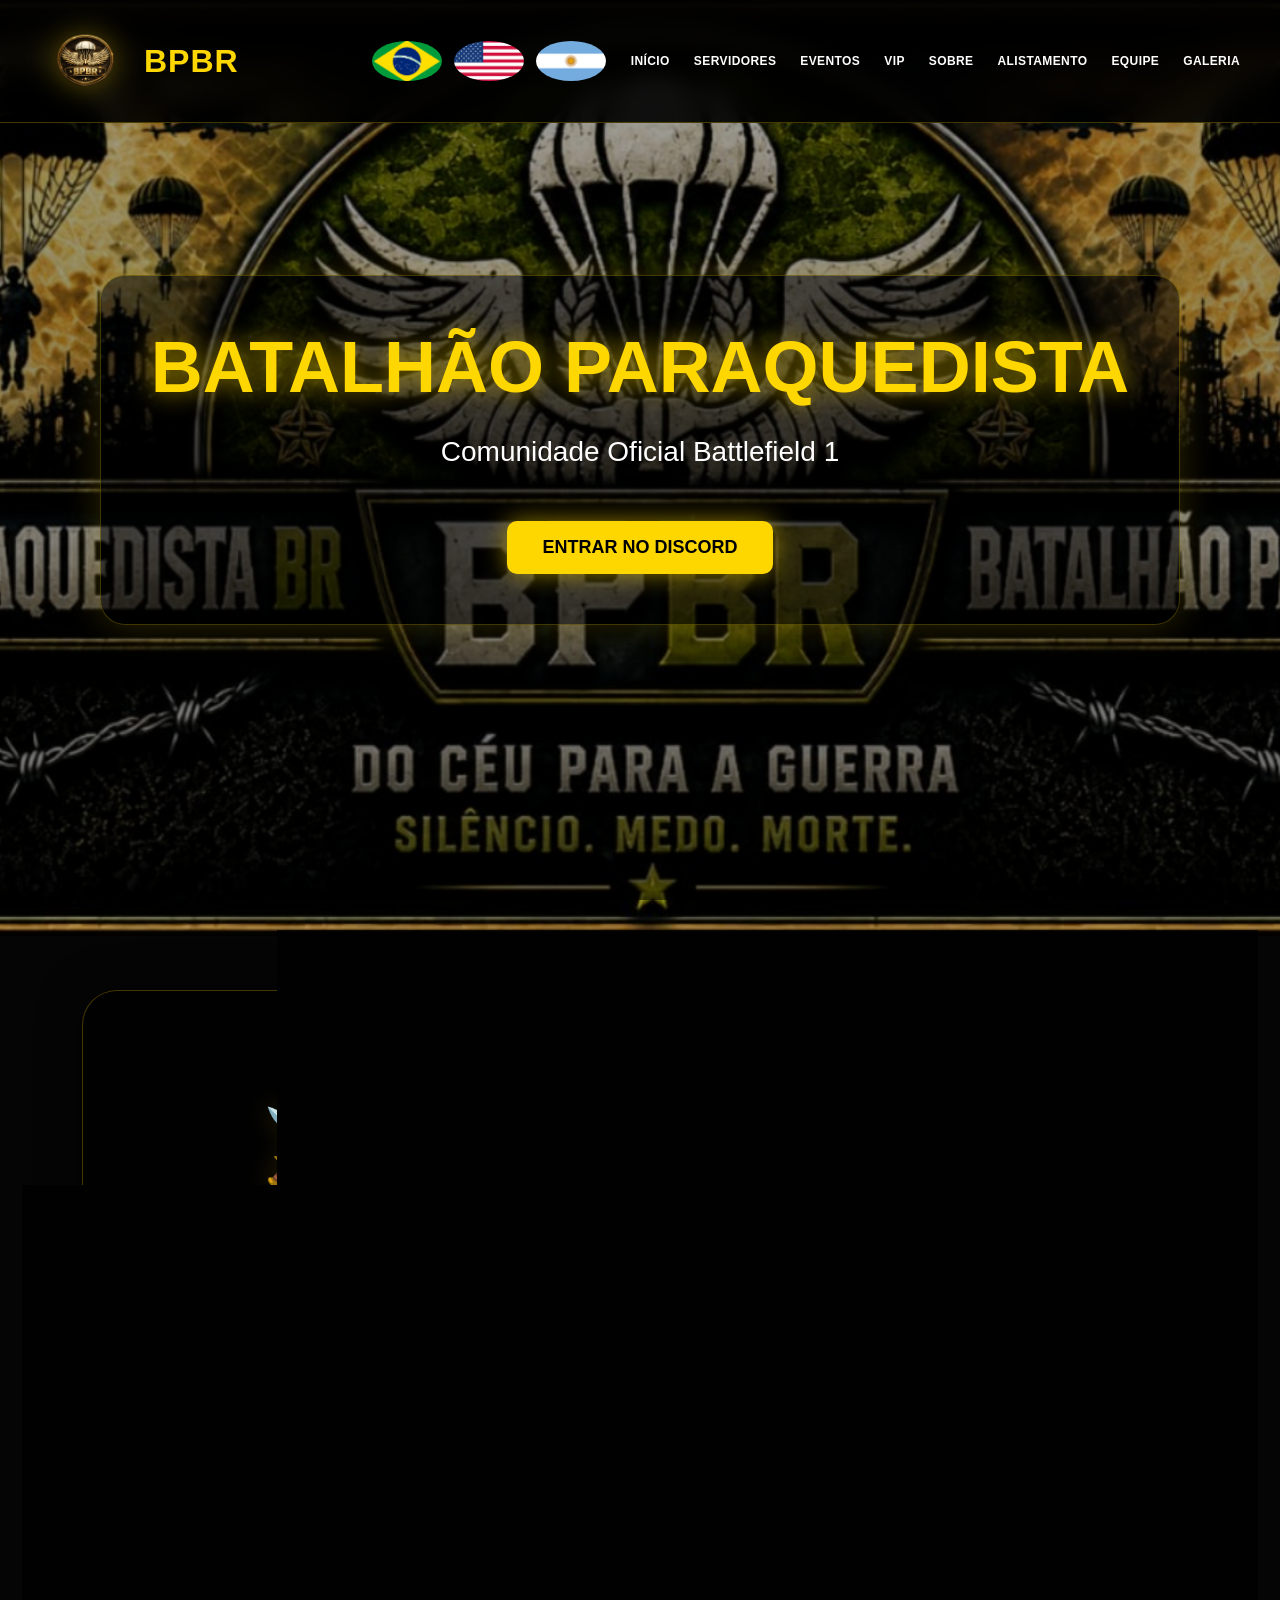
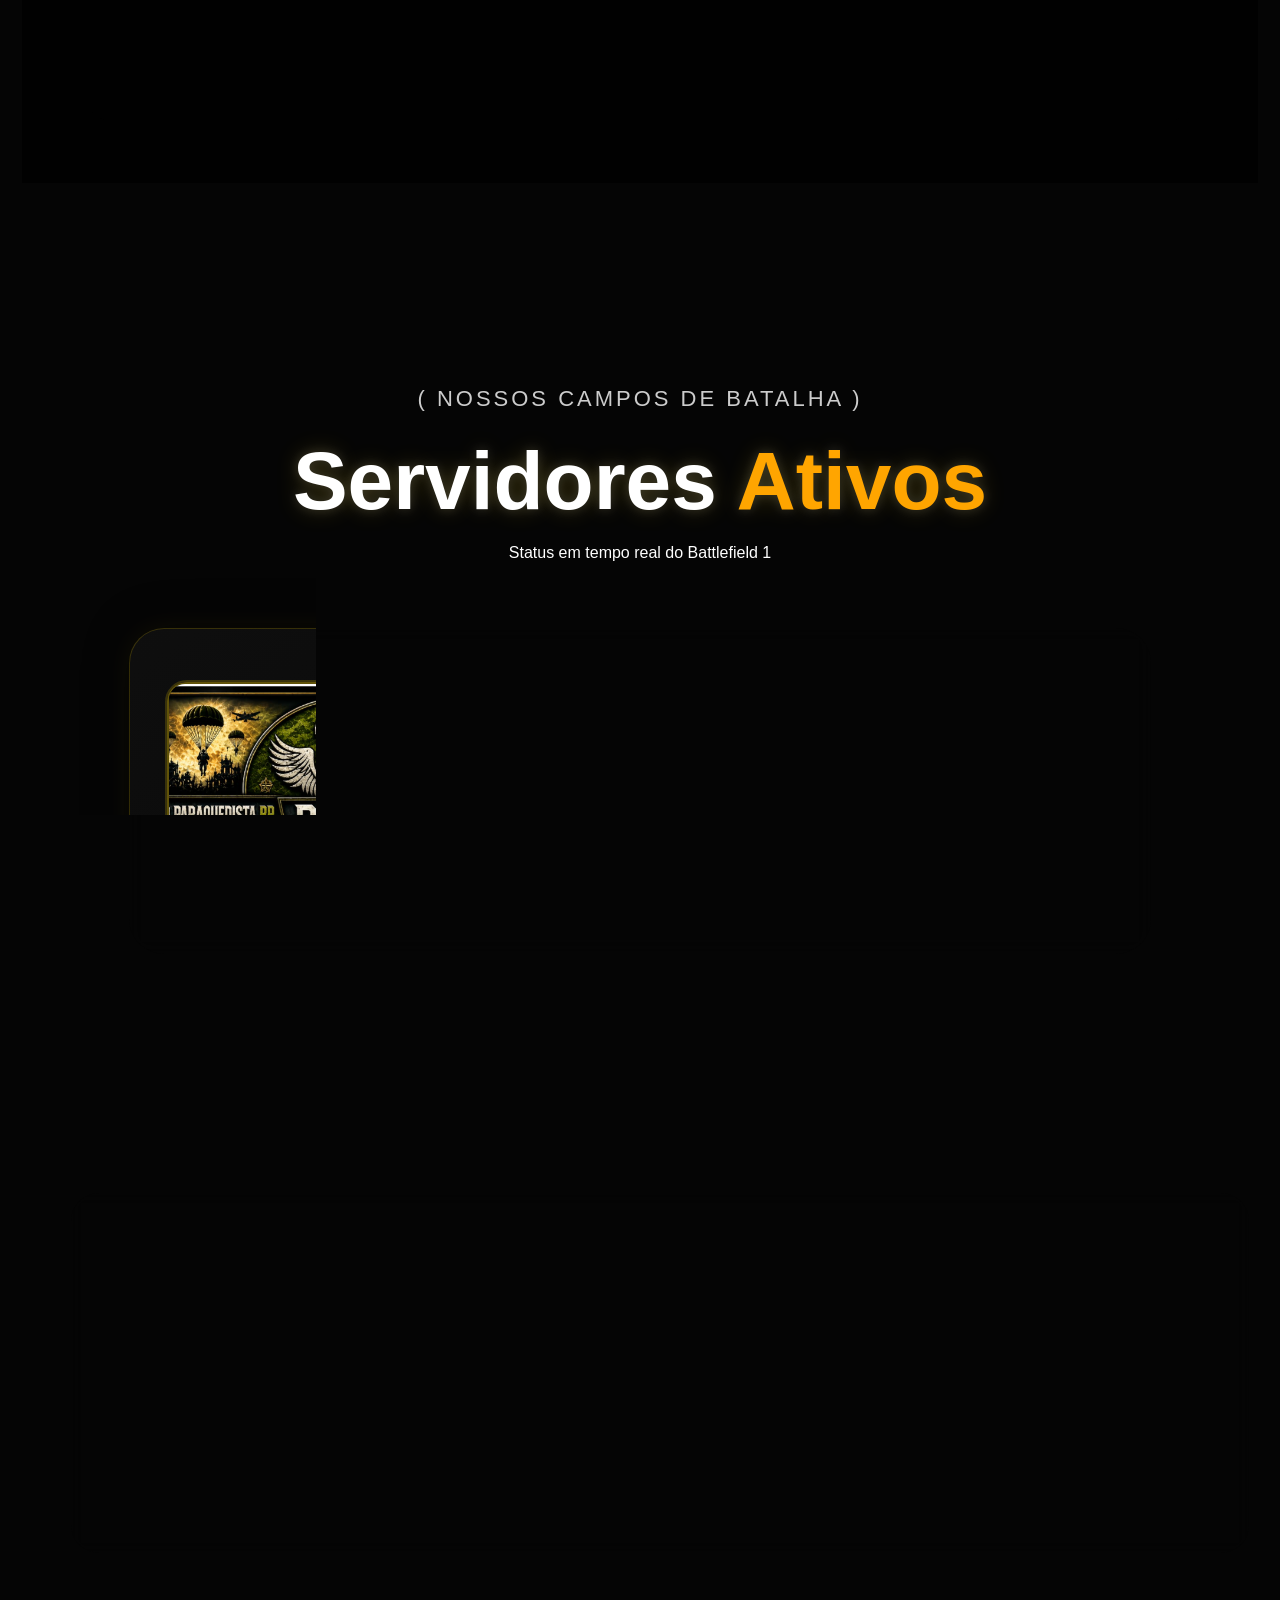
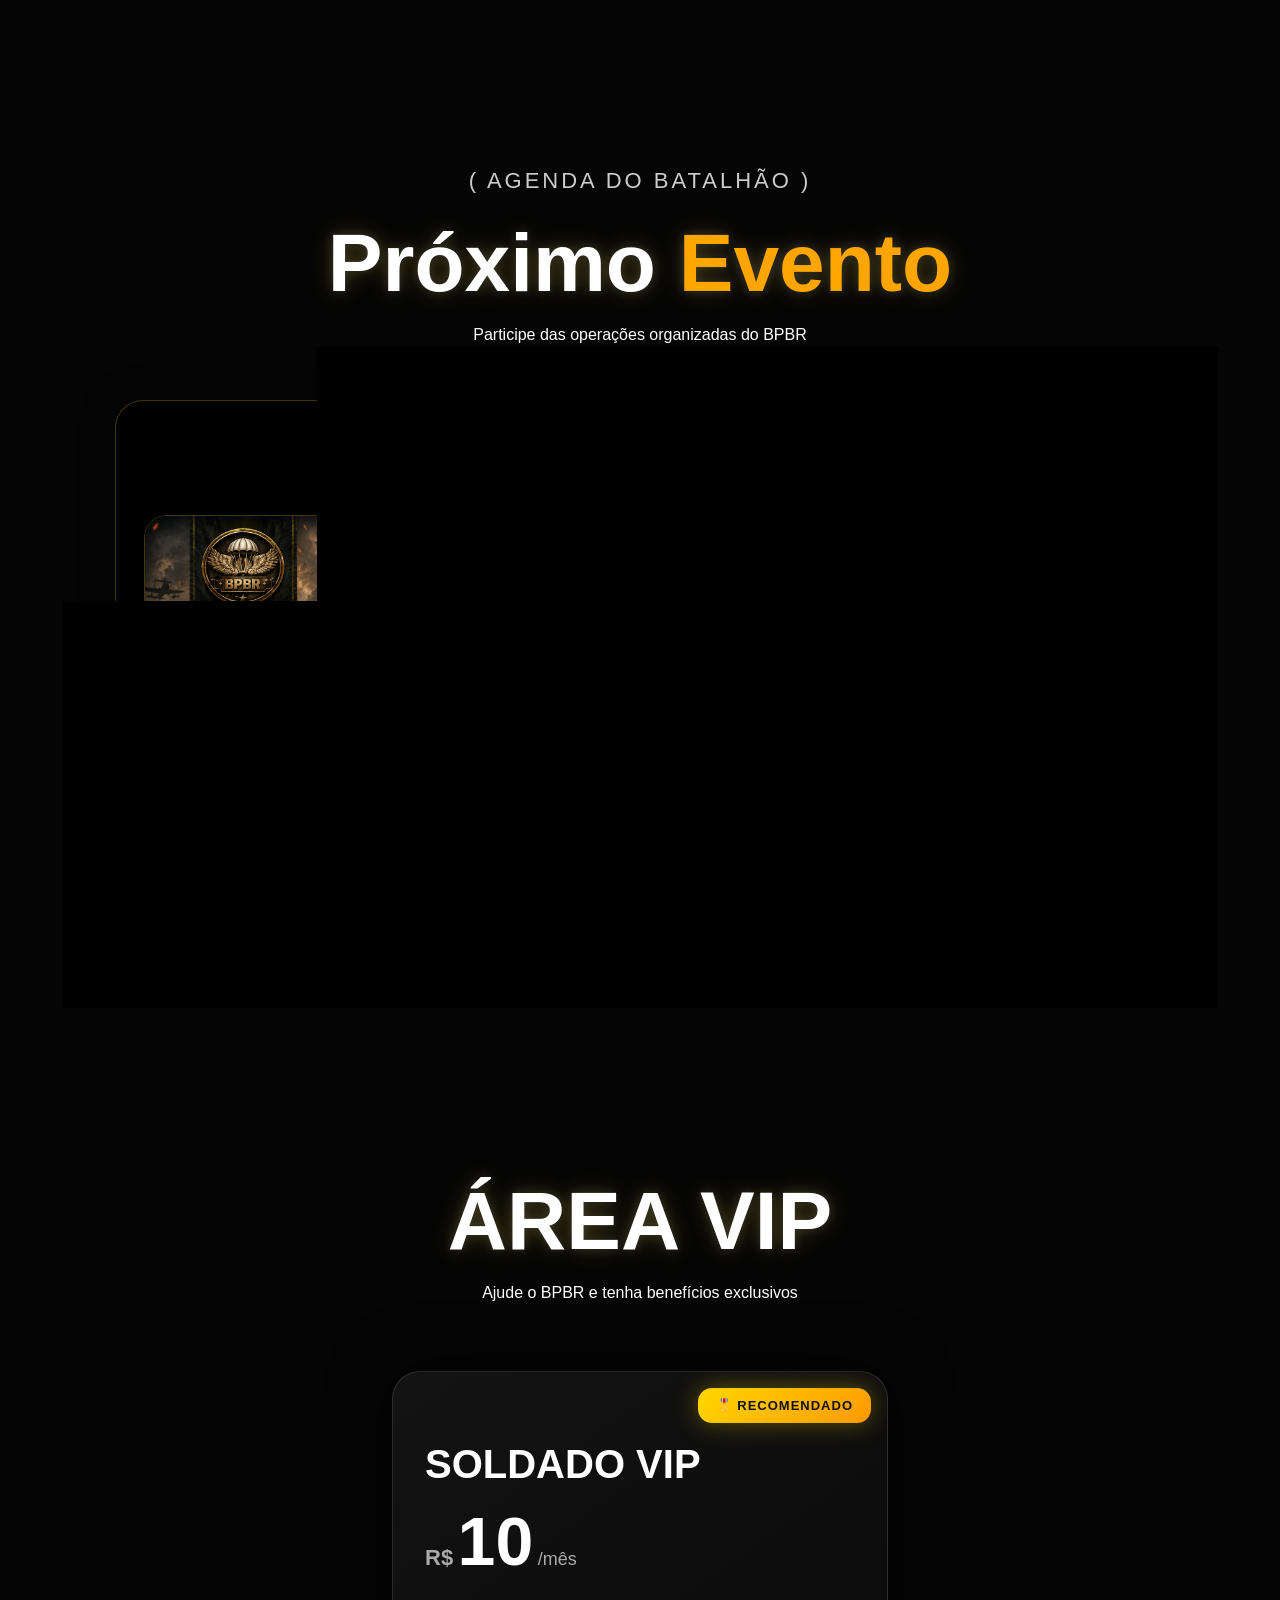
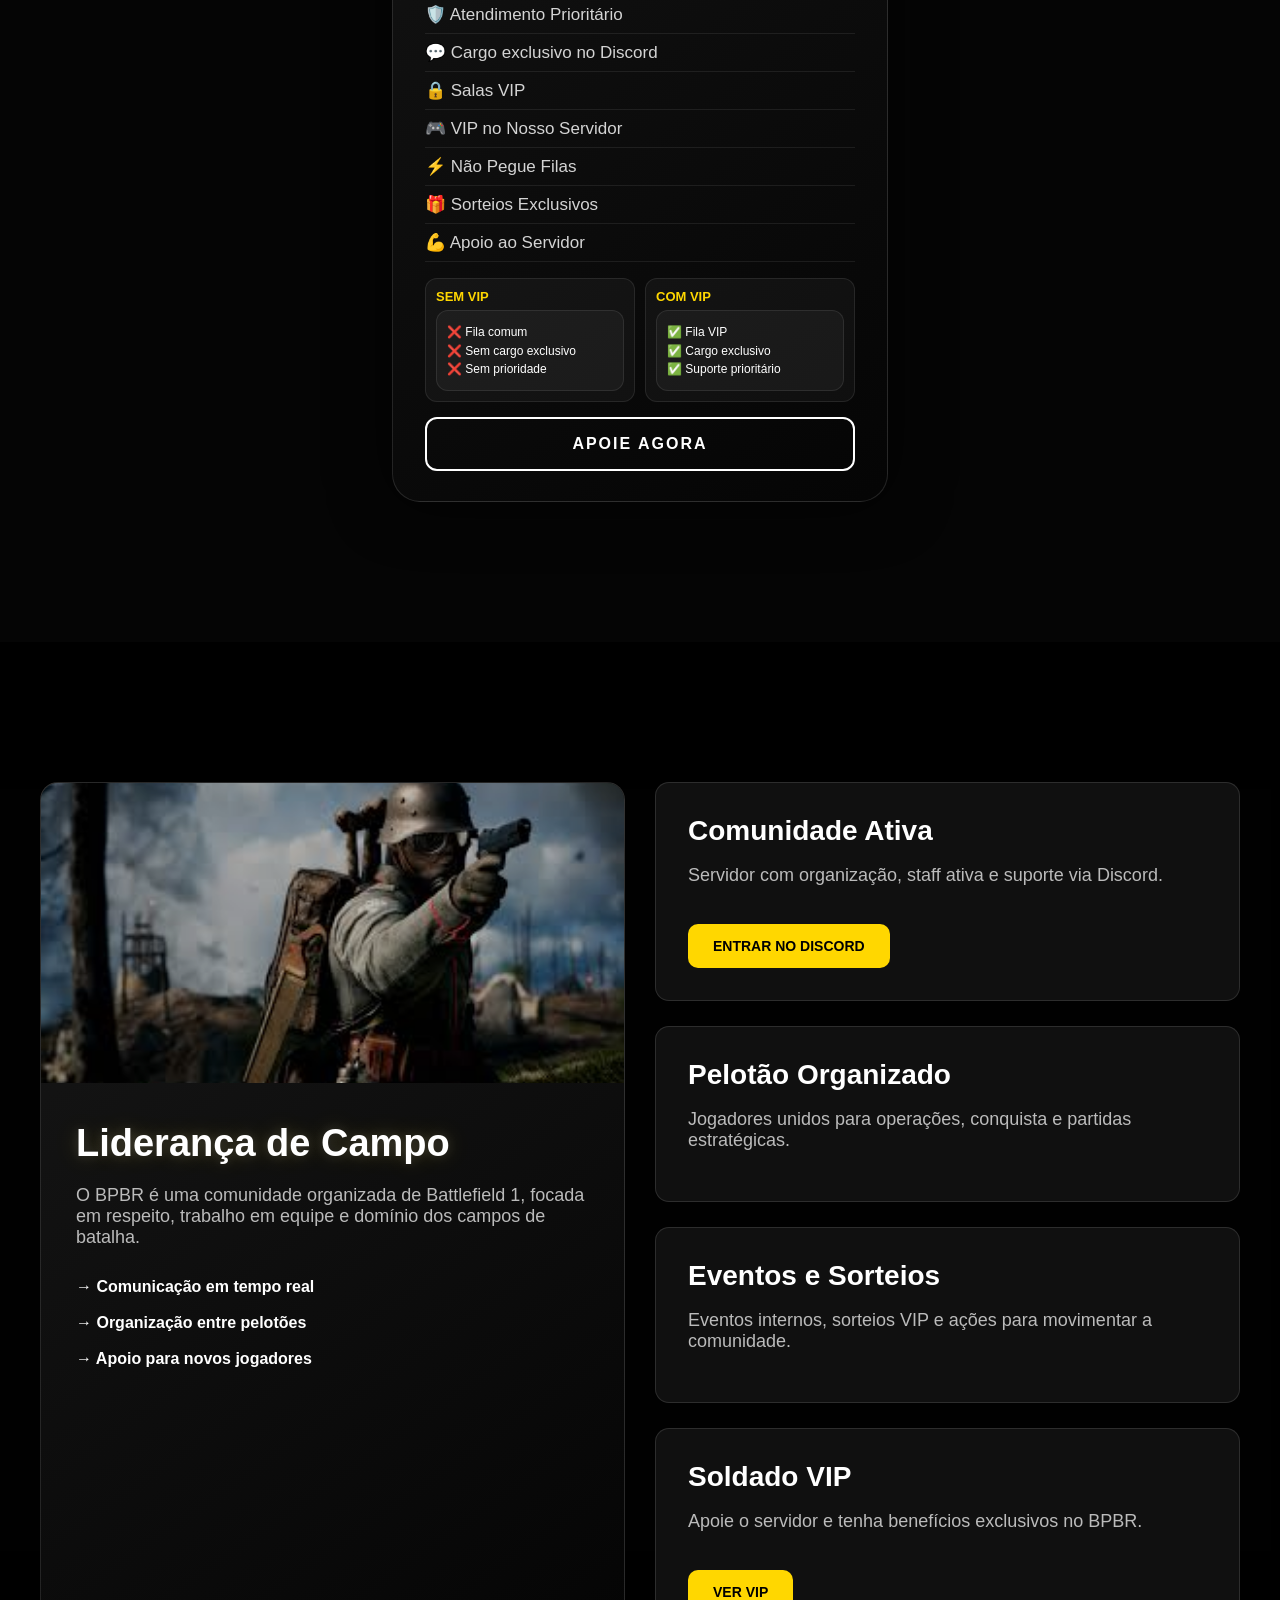
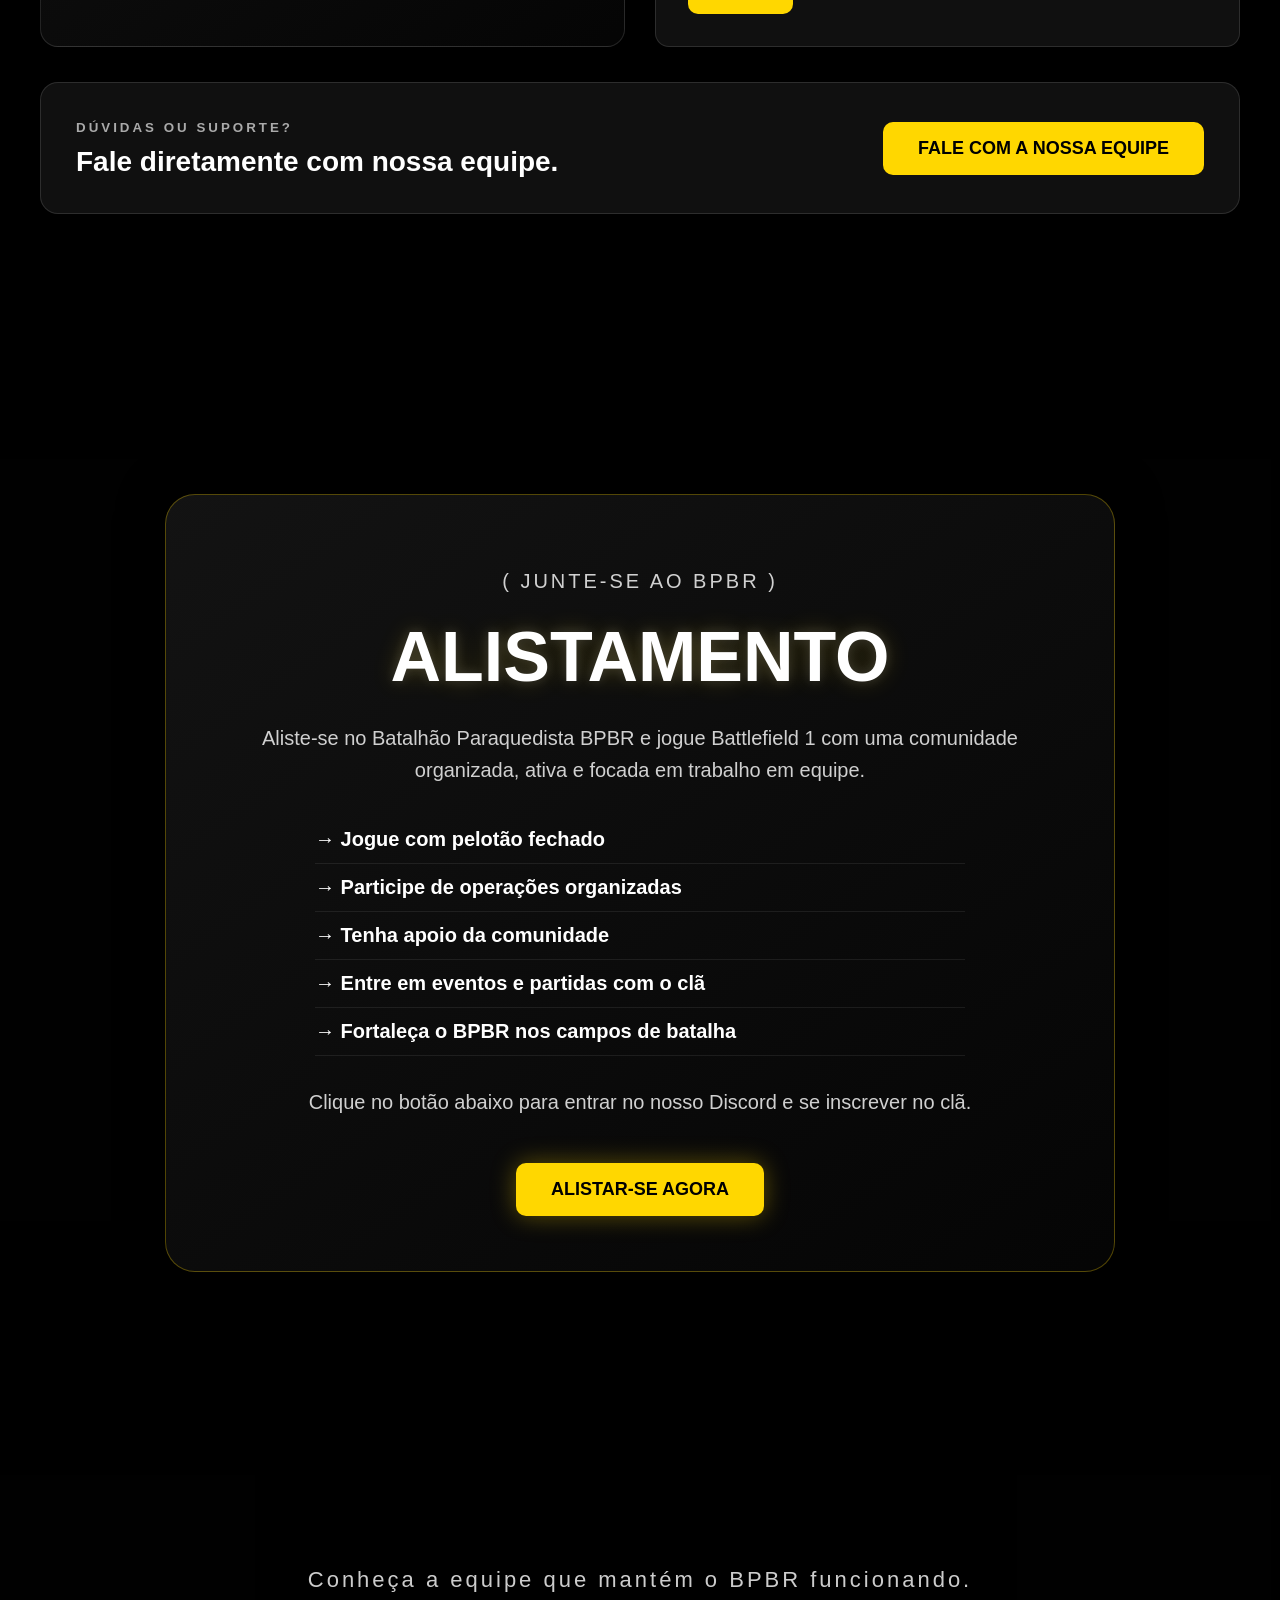
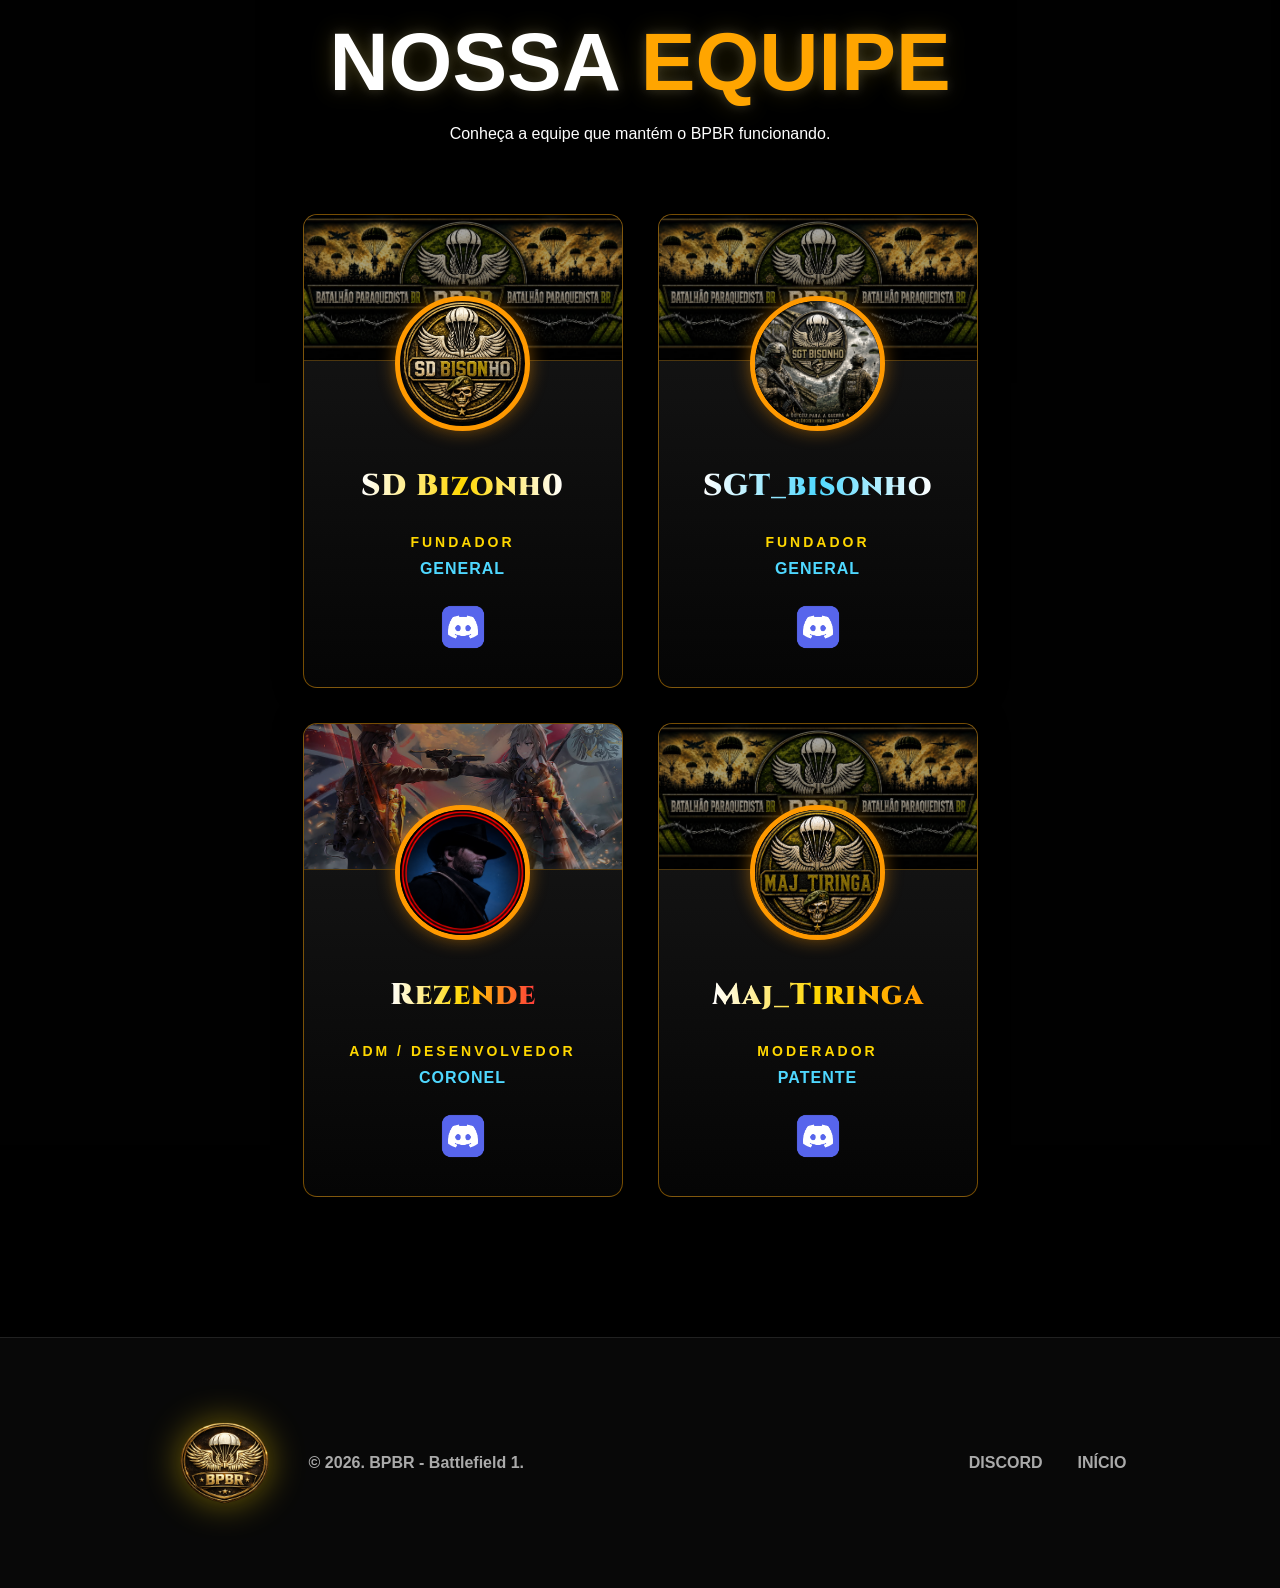
<file: index.html>
<!DOCTYPE html>
<html lang="pt-br">

<head>
    <!-- ================= CONFIGURAÇÕES BÁSICAS DO SITE ================= -->
    <meta charset="UTF-8">
    <meta name="viewport" content="width=device-width, initial-scale=1.0">
    <title>BPBR Battlefield 1</title>

    <!-- FONTE DOS NOMES DA EQUIPE -->
    <link href="https://fonts.googleapis.com/css2?family=Cinzel:wght@700;800;900&display=swap" rel="stylesheet">

    <!-- CSS DO SITE -->
    <link rel="stylesheet" href="style.css">
</head>

<body>
<!-- ========================================================= -->
<!-- CABEÇALHO / LOGO / BANDEIRAS / MENU -->
<!-- ========================================================= -->

<header>

    <div class="logo">
        <img src="img/logo-bpbr.png" alt="Logo BPBR">
        <span>BPBR</span>
    </div>

    <div class="idiomas">
        <button class="flag br" onclick="trocarIdioma('pt')" title="Português"></button>
        <button class="flag us" onclick="trocarIdioma('en')" title="English"></button>
        <button class="flag ar" onclick="trocarIdioma('es')" title="Español"></button>
    </div>

    <nav class="menu">
        <button type="button" id="btn-menu-mobile" class="menu-mobile-btn" onclick="toggleMenuMobile()">
            ☰ MENU
        </button>

        <a href="#inicio">INÍCIO</a>
        <a href="#servidores">SERVIDORES</a>
        <a href="#eventos">EVENTOS</a>
        <a href="#vip">VIP</a>
        <a href="#sobre">SOBRE</a>
        <a href="#alistamento">ALISTAMENTO</a>
        <a href="#equipe">EQUIPE</a>
        <a href="galeria.html">GALERIA</a>
    </nav>

</header>

<!-- ========================================================= -->
<!-- INÍCIO / BANNER PRINCIPAL -->
<!-- ========================================================= -->

<section id="inicio" class="secao hero">
    <div class="container">
        <h1>BATALHÃO PARAQUEDISTA</h1>
        <p>Comunidade Oficial Battlefield 1</p>

        <a href="https://discord.gg/qJSb5AzkfP" target="_blank">
            <button>ENTRAR NO DISCORD</button>
        </a>
    </div>
</section>

<!-- ========================================================= -->
<!-- APRESENTAÇÃO DO CLÃ -->
<!-- ========================================================= -->

<section id="apresentacao" class="apresentacao-section">
    <div class="apresentacao-card">
        <p class="subtitulo">( CONHEÇA O BPBR )</p>
        <h2>⚔️ O QUE É O BPBR?</h2>

        <p class="apresentacao-texto">
            O <strong>Batalhão Paraquedista Brasileiro (BPBR)</strong>
            é uma comunidade de Battlefield 1 focada em organização,
            respeito e trabalho em equipe. Nosso objetivo é reunir jogadores
            que gostam de partidas organizadas, pelotões fechados e operações
            épicas nos campos de batalha.
        </p>

        <div class="vantagens-grid">
            <div class="vantagem-card">
                <span>🎖️</span>
                <h3>Pelotão Organizado</h3>
                <p>Jogue com esquadrões fechados e estratégia real.</p>
            </div>

            <div class="vantagem-card">
                <span>🔥</span>
                <h3>Operações e Eventos</h3>
                <p>Partidas organizadas e eventos internos.</p>
            </div>

            <div class="vantagem-card">
                <span>🎙️</span>
                <h3>Comunicação Ativa</h3>
                <p>Coordenação total através do Discord.</p>
            </div>

            <div class="vantagem-card">
                <span>🛡️</span>
                <h3>Staff Organizada</h3>
                <p>Administração ativa e suporte constante.</p>
            </div>
        </div>

        <div class="apresentacao-botoes">
            <a href="https://discord.gg/qJSb5AzkfP" target="_blank">
                <button>ENTRAR NO DISCORD</button>
            </a>

            <a href="#alistamento">
                <button class="btn-secundario">ALISTAR-SE</button>
            </a>
        </div>
    </div>
</section>

<!-- ========================================================= -->
<!-- SERVIDORES -->
<!-- ========================================================= -->

<section id="servidores" class="secao">
    <p class="subtitulo">( NOSSOS CAMPOS DE BATALHA )</p>
    <h2 id="servidores-titulo">Servidores <span>Ativos</span></h2>
    <p id="servidores-sub">Status em tempo real do Battlefield 1</p>

    <div class="server-card server-card-premium">
        <div class="server-img-box">
            <img id="server-image" src="fundo.jpg" alt="Imagem do servidor">
        </div>

        <div class="server-content">
            <div class="server-topo">
                <h3 id="server-title">
                    <span id="server-name">Carregando servidor...</span>
                </h3>
            </div>

            <div class="server-status-linha">
                <span class="server-status-dot"></span>
                <strong id="status-online">ONLINE</strong>
            </div>

            <div class="server-barra">
                <div id="server-barra-fill"></div>
            </div>

            <div class="server-info server-info-premium">
                <p class="server-stat">
                    <b id="players-label">Players</b>
                    <span id="players">--</span>
                </p>

                <p class="server-stat">
                    <b id="fila-label">Fila</b>
                    <span id="queue">--</span>
                </p>

                <p class="server-stat">
                    <b id="mapa-label">Mapa</b>
                    <span id="map">--</span>
                </p>

                <p class="server-stat">
                    <b id="modo-label">Modo</b>
                    <span id="mode">--</span>
                </p>
            </div>

            <a href="https://joinme.click/" target="_blank">
                <button id="entrar-servidor-btn" class="server-btn">ENTRAR NO SERVIDOR</button>
            </a>
        </div>
    </div>
</section>

<!-- ========================================================= -->
<!-- STATUS DO DISCORD BPBR -->
<!-- ========================================================= -->

<section id="discord-status" class="discord-section">
    <div class="discord-panel">
        <div class="discord-panel-header">
            <p class="discord-sub">( COMUNIDADE BPBR )</p>
            <h2>Discord <span>Ao Vivo</span></h2>
            <p>Dados em tempo real da comunidade BPBR</p>
        </div>

        <div class="discord-cards">
            <div class="discord-card">
                <span class="discord-card-icon">👥</span>
                <div>
                    <strong id="discord-members">--</strong>
                    <p>MEMBROS</p>
                </div>
            </div>

            <div class="discord-card">
                <span class="discord-card-icon online">●</span>
                <div>
                    <strong id="discord-online">--</strong>
                    <p>ONLINE</p>
                </div>
            </div>

            <div class="discord-card">
                <span class="discord-card-icon">🎧</span>
                <div>
                    <strong id="discord-voice">--</strong>
                    <p>EM CALL</p>
                </div>
            </div>
        </div>
    </div>
</section>

<!-- ========================================================= -->
<!-- EVENTOS BPBR -->
<!-- ========================================================= -->

<section id="eventos" class="secao eventos-section">
    <p class="subtitulo">( AGENDA DO BATALHÃO )</p>
    <h2>Próximo <span>Evento</span></h2>
    <p>Participe das operações organizadas do BPBR</p>

    <div class="evento-card">
        <div class="evento-imagem">
            <img src="img/evento-bpbr.png" alt="Evento BPBR">
        </div>

        <div class="evento-conteudo">
            <span id="evento-tag" class="evento-tag">📅 EVENTO DA SEMANA</span>
            <h3 id="evento-titulo">EM BREVE</h3>

            <p id="evento-descricao">
                Reúna seu pelotão e participe de uma operação organizada
                com foco em comunicação, estratégia e domínio do campo de batalha.
            </p>

            <div class="evento-detalhes">
                <span id="evento-data">📆 EM BREVE</span>
                <span id="evento-horario">🕘 EM BREVE</span>
                <span id="evento-mapa">🗺️ EM BREVE</span>
                <span id="evento-modo">🎮 EM BREVE</span>
            </div>

            <a href="https://discord.gg/qJSb5AzkfP" target="_blank">
                <button id="evento-btn">PARTICIPAR DO EVENTO</button>
            </a>
        </div>
    </div>
</section>

<!-- ========================================================= -->
<!-- ÁREA VIP -->
<!-- ========================================================= -->

<section id="vip" class="secao vip-section">
    <h2>ÁREA VIP</h2>
    <p id="vip-sub">Ajude o BPBR e tenha benefícios exclusivos</p>
    <p id="vip-aviso-moeda" class="aviso-moeda"></p>

    <div class="vip-premium-card">
        <div class="vip-selo">🎖️ RECOMENDADO</div>
        <div class="vip-barra"></div>

        <h3 id="vip-nome">SOLDADO VIP</h3>

        <div class="vip-preco">
            <span>R$</span>
            <strong>10</strong>
            <small>/mês</small>
        </div>

        <ul>
            <li class="vip-beneficio">🛡️ Atendimento Prioritário</li>
            <li class="vip-beneficio">💬 Cargo exclusivo no Discord</li>
            <li class="vip-beneficio">🔒 Salas VIP</li>
            <li class="vip-beneficio">🎮 VIP no Nosso Servidor</li>
            <li class="vip-beneficio">⚡ Não Pegue Filas</li>
            <li class="vip-beneficio">🎁 Sorteios Exclusivos</li>
            <li class="vip-beneficio">💪 Apoio ao Servidor</li>
        </ul>

        <div class="vip-comparativo">
            <div>
                <h4 id="sem-vip">SEM VIP</h4>
                <div class="sem-vip-list">
                    <p>❌ Fila comum</p>
                    <p>❌ Sem cargo exclusivo</p>
                    <p>❌ Sem prioridade</p>
                </div>
            </div>

            <div>
                <h4 id="com-vip">COM VIP</h4>
                <div class="com-vip-list">
                    <p>✅ Fila VIP</p>
                    <p>✅ Cargo exclusivo</p>
                    <p>✅ Suporte prioritário</p>
                </div>
            </div>
        </div>

        <a href="https://widget.livepix.gg/embed/d96b1692-883a-4941-a4e0-ec56e4cf4d7e" target="_blank">
            <button id="vip-apoiar-btn" class="vip-button">APOIE AGORA</button>
        </a>
    </div>
</section>

<!-- ========================================================= -->
<!-- SOBRE / LIDERANÇA -->
<!-- ========================================================= -->

<section id="sobre" class="secao lideranca-section">
    <div class="lideranca-container">
        <div class="lideranca-card-grande">
            <img src="./img/lideranca.png?v=999" alt="Liderança BPBR">

            <div class="lideranca-conteudo">
                <h2 id="home-titulo">Liderança de Campo</h2>

                <p id="home-texto">
                    O BPBR é uma comunidade organizada de Battlefield 1,
                    focada em respeito, trabalho em equipe e domínio dos
                    campos de batalha.
                </p>

                <ul class="home-lista">
                    <li>→ Comunicação em tempo real</li>
                    <li>→ Organização entre pelotões</li>
                    <li>→ Apoio para novos jogadores</li>
                </ul>
            </div>
        </div>

        <div class="lideranca-cards">
            <div class="lideranca-card">
                <h3 id="comunidade-titulo">Comunidade Ativa</h3>
                <p id="comunidade-texto">Servidor com organização, staff ativa e suporte via Discord.</p>

                <a href="https://discord.gg/qJSb5AzkfP" target="_blank">
                    <button>ENTRAR NO DISCORD</button>
                </a>
            </div>

            <div class="lideranca-card">
                <h3 id="pelotao-titulo">Pelotão Organizado</h3>
                <p id="pelotao-texto">Jogadores unidos para operações, conquista e partidas estratégicas.</p>
            </div>

            <div class="lideranca-card">
                <h3 id="eventos-titulo">Eventos e Sorteios</h3>
                <p id="eventos-texto">Eventos internos, sorteios VIP e ações para movimentar a comunidade.</p>
            </div>

            <div class="lideranca-card destaque">
                <h3 id="vip-titulo">Soldado VIP</h3>
                <p id="vip-texto">Apoie o servidor e tenha benefícios exclusivos no BPBR.</p>

                <a href="#vip">
                    <button id="vip-btn">VER VIP</button>
                </a>
            </div>
        </div>
    </div>

    <div class="suporte-card">
        <div>
            <small id="suporte-titulo">DÚVIDAS OU SUPORTE?</small>
            <h3 id="suporte-texto">Fale diretamente com nossa equipe.</h3>
        </div>

        <a href="https://discord.gg/qJSb5AzkfP" target="_blank">
            <button id="suporte-btn">FALE COM A NOSSA EQUIPE</button>
        </a>
    </div>
</section>

<!-- ========================================================= -->
<!-- ALISTAMENTO -->
<!-- ========================================================= -->

<section id="alistamento" class="secao alistamento-section">
    <div class="alistamento-card">
        <p class="subtitulo">( JUNTE-SE AO BPBR )</p>
        <h2 id="alistamento-titulo">ALISTAMENTO</h2>

        <p id="alistamento-texto">
            Aliste-se no Batalhão Paraquedista BPBR e jogue Battlefield 1
            com uma comunidade organizada, ativa e focada em trabalho em equipe.
        </p>

        <ul class="alistamento-lista">
            <li>→ Jogue com pelotão fechado</li>
            <li>→ Participe de operações organizadas</li>
            <li>→ Tenha apoio da comunidade</li>
            <li>→ Entre em eventos e partidas com o clã</li>
            <li>→ Fortaleça o BPBR nos campos de batalha</li>
        </ul>

        <p>Clique no botão abaixo para entrar no nosso Discord e se inscrever no clã.</p>

        <a href="https://companion.battlefield.com/companion/platoons/view/9af23504-705e-461b-80a9-c8fe58bbd63f" target="_blank">
            <button id="alistamento-btn">ALISTAR-SE AGORA</button>
        </a>
    </div>
</section>

<!-- ========================================================= -->
<!-- EQUIPE / STAFF -->
<!-- ========================================================= -->

<section id="equipe" class="secao equipe-section">
    <p class="subtitulo">( COMANDO BPBR )</p>
    <h2>NOSSA <span>EQUIPE</span></h2>
    <p>Conheça a equipe que mantém o BPBR funcionando.</p>

    <div class="staff-grid">

        <div class="staff-card">
            <div class="staff-cover">
                <img src="img/bizonhofundo.png" alt="Fundo SD Bizonho">
            </div>

            <div class="staff-avatar">
                <img src="img/bizonho.png" alt="SD Bizonho" class="avatar-sd-bizonho">
            </div>

            <div class="staff-info">
                <h3>SD Bizonh0</h3>
                <p class="staff-cargo">FUNDADOR</p>
                <p class="staff-patente">GENERAL</p>

                <a href="https://discord.gg/qJSb5AzkfP" target="_blank" class="discord-btn">
                    <img src="img/discord.png" alt="Discord">
                </a>
            </div>
        </div>

        <div class="staff-card">
            <div class="staff-cover">
                <img src="img/fundoadm.png" alt="Fundo SGT Bisonho">
            </div>

            <div class="staff-avatar">
                <img src="img/sgtbisonho.png" alt="Bisonho" class="avatar-sgt-bisonho">
            </div>

            <div class="staff-info">
                <h3>SGT_bisonho</h3>
                <p class="staff-cargo">Fundador</p>
                <p class="staff-patente">General</p>

                <a href="https://discord.gg/qJSb5AzkfP" target="_blank" class="discord-btn">
                    <img src="img/discord.png" alt="Discord">
                </a>
            </div>
        </div>

        <div class="staff-card">
            <div class="staff-cover">
                <img src="img/rezendefundo.png" alt="Fundo Rezende">
            </div>

            <div class="staff-avatar">
                <img src="img/rezende.png" alt="Rezende">
            </div>

            <div class="staff-info">
                <h3>Rezende</h3>
                <p class="staff-cargo">ADM/Desenvolvedor</p>
                <p class="staff-patente">Coronel</p>

                <a href="https://discord.gg/qJSb5AzkfP" target="_blank" class="discord-btn">
                    <img src="img/discord.png" alt="Discord">
                </a>
            </div>
        </div>

        <div class="staff-card">
            <div class="staff-cover">
                <img src="img/fundoadm.png" alt="Fundo ADM Reserva">
            </div>

            <div class="staff-avatar">
                <img src="img/tiringa.png" alt="Maj_Tiringa">
            </div>

            <div class="staff-info">
                <h3>Maj_Tiringa</h3>
                <p class="staff-cargo">ADM</p>
                <p class="staff-patente">Coronel</p>

                <a href="https://discord.gg/qJSb5AzkfP" target="_blank" class="discord-btn">
                    <img src="img/discord.png" alt="Discord">
                </a>
            </div>
        </div>

    </div>
</section>

<!-- ========================================================= -->
<!-- RODAPÉ -->
<!-- ========================================================= -->

<footer>
    <div class="footer-left">
        <img src="img/logo-bpbr.png" class="footer-logo" alt="Logo BPBR">
        <p>© 2026. BPBR - Battlefield 1.</p>
    </div>

    <div class="footer-links">
        <a href="https://discord.gg/qJSb5AzkfP" target="_blank">DISCORD</a>
        <a href="#inicio">INÍCIO</a>
    </div>
</footer>

<button id="btn-voltar-topo" class="btn-voltar-topo" onclick="voltarAoTopo()" title="Voltar ao início">
    <span class="btn-voltar-seta">↑</span>
    <span class="btn-voltar-texto">Voltar ao início</span>
</button>

<script src="script.js"></script>

</body>
</html>
</file>
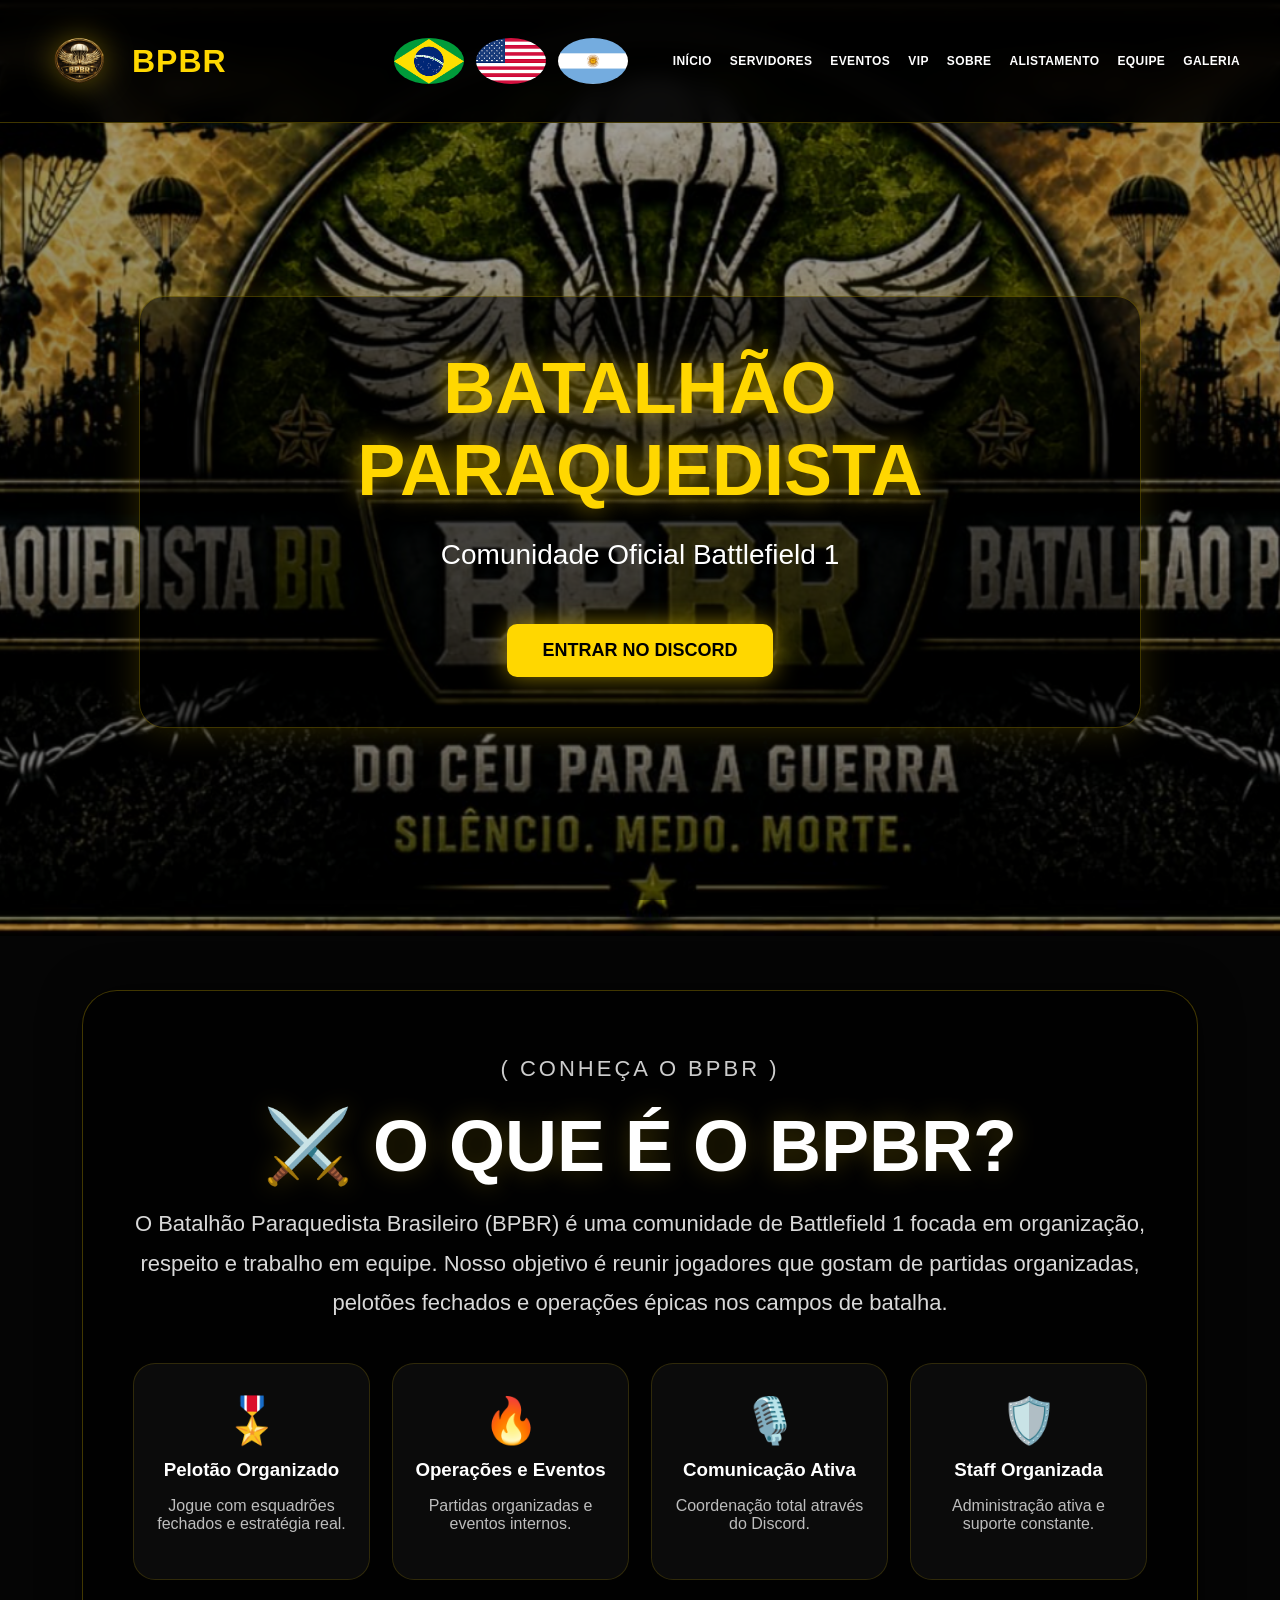
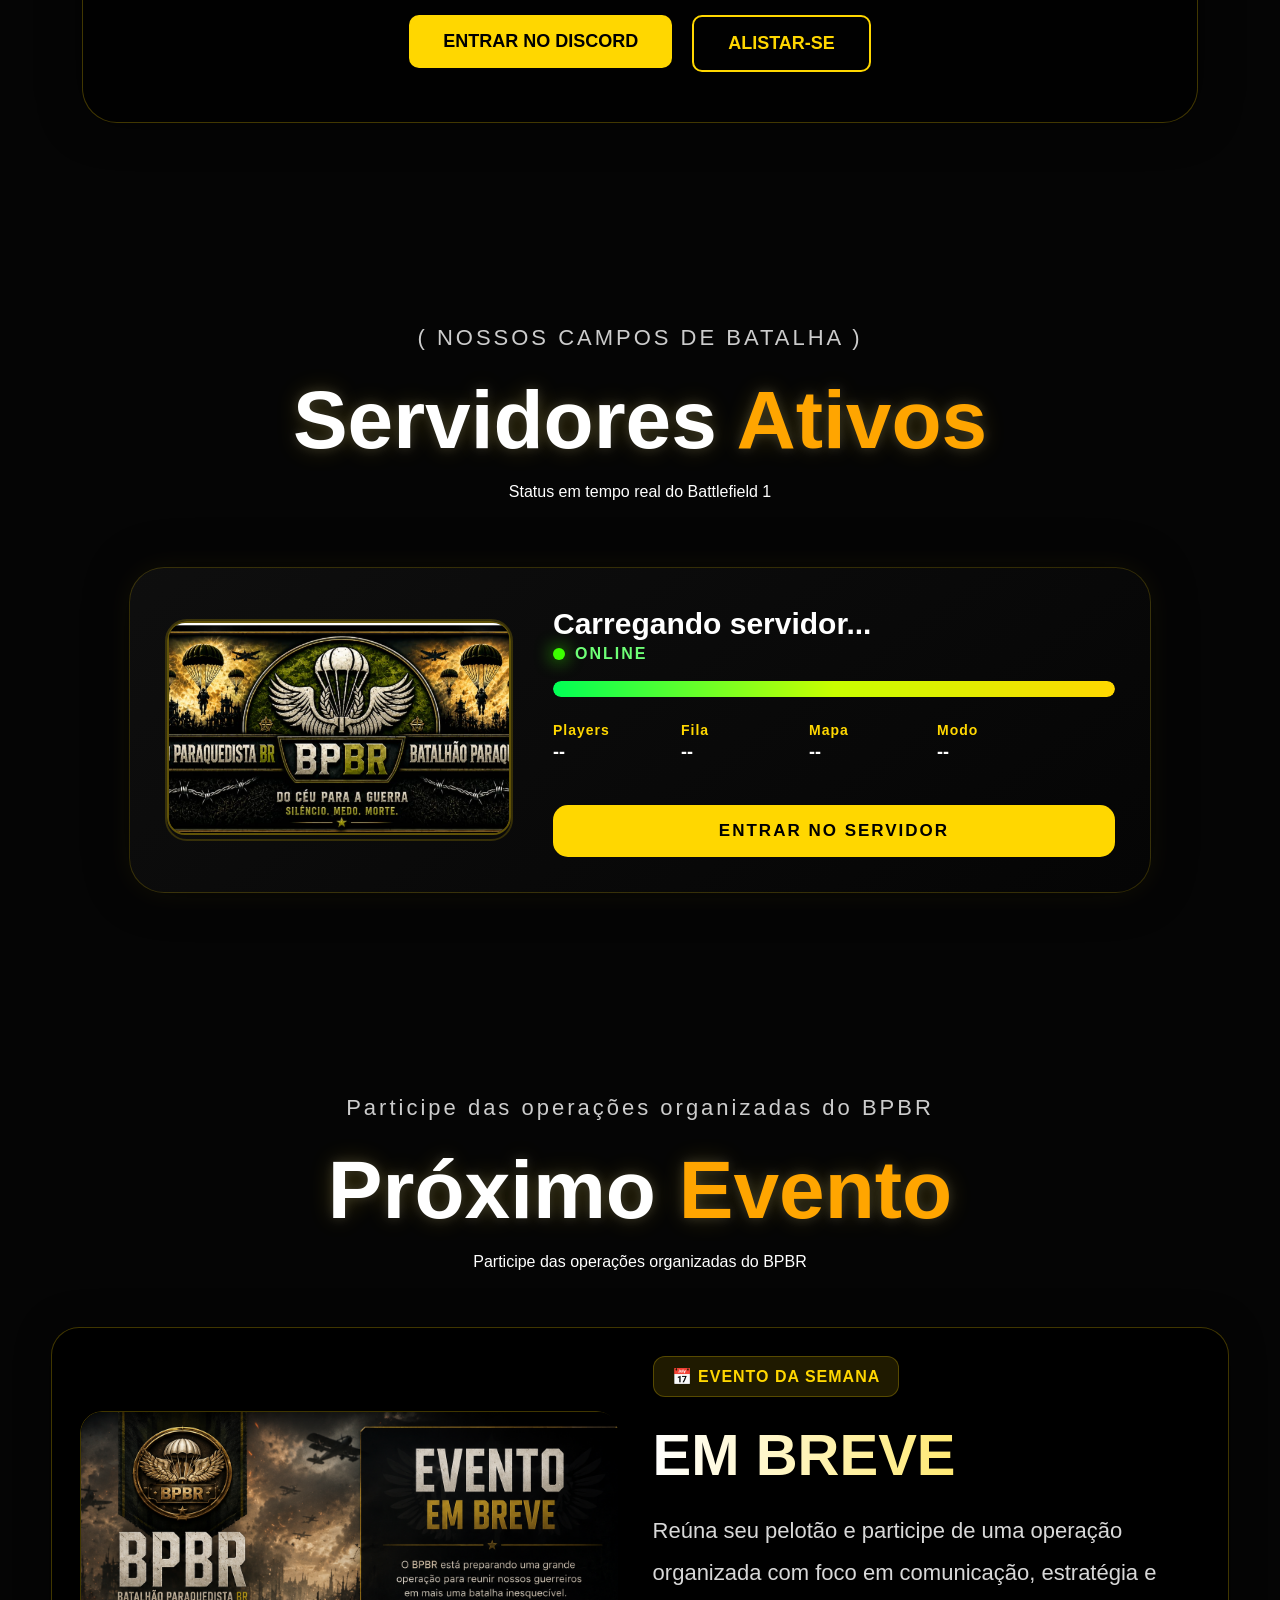
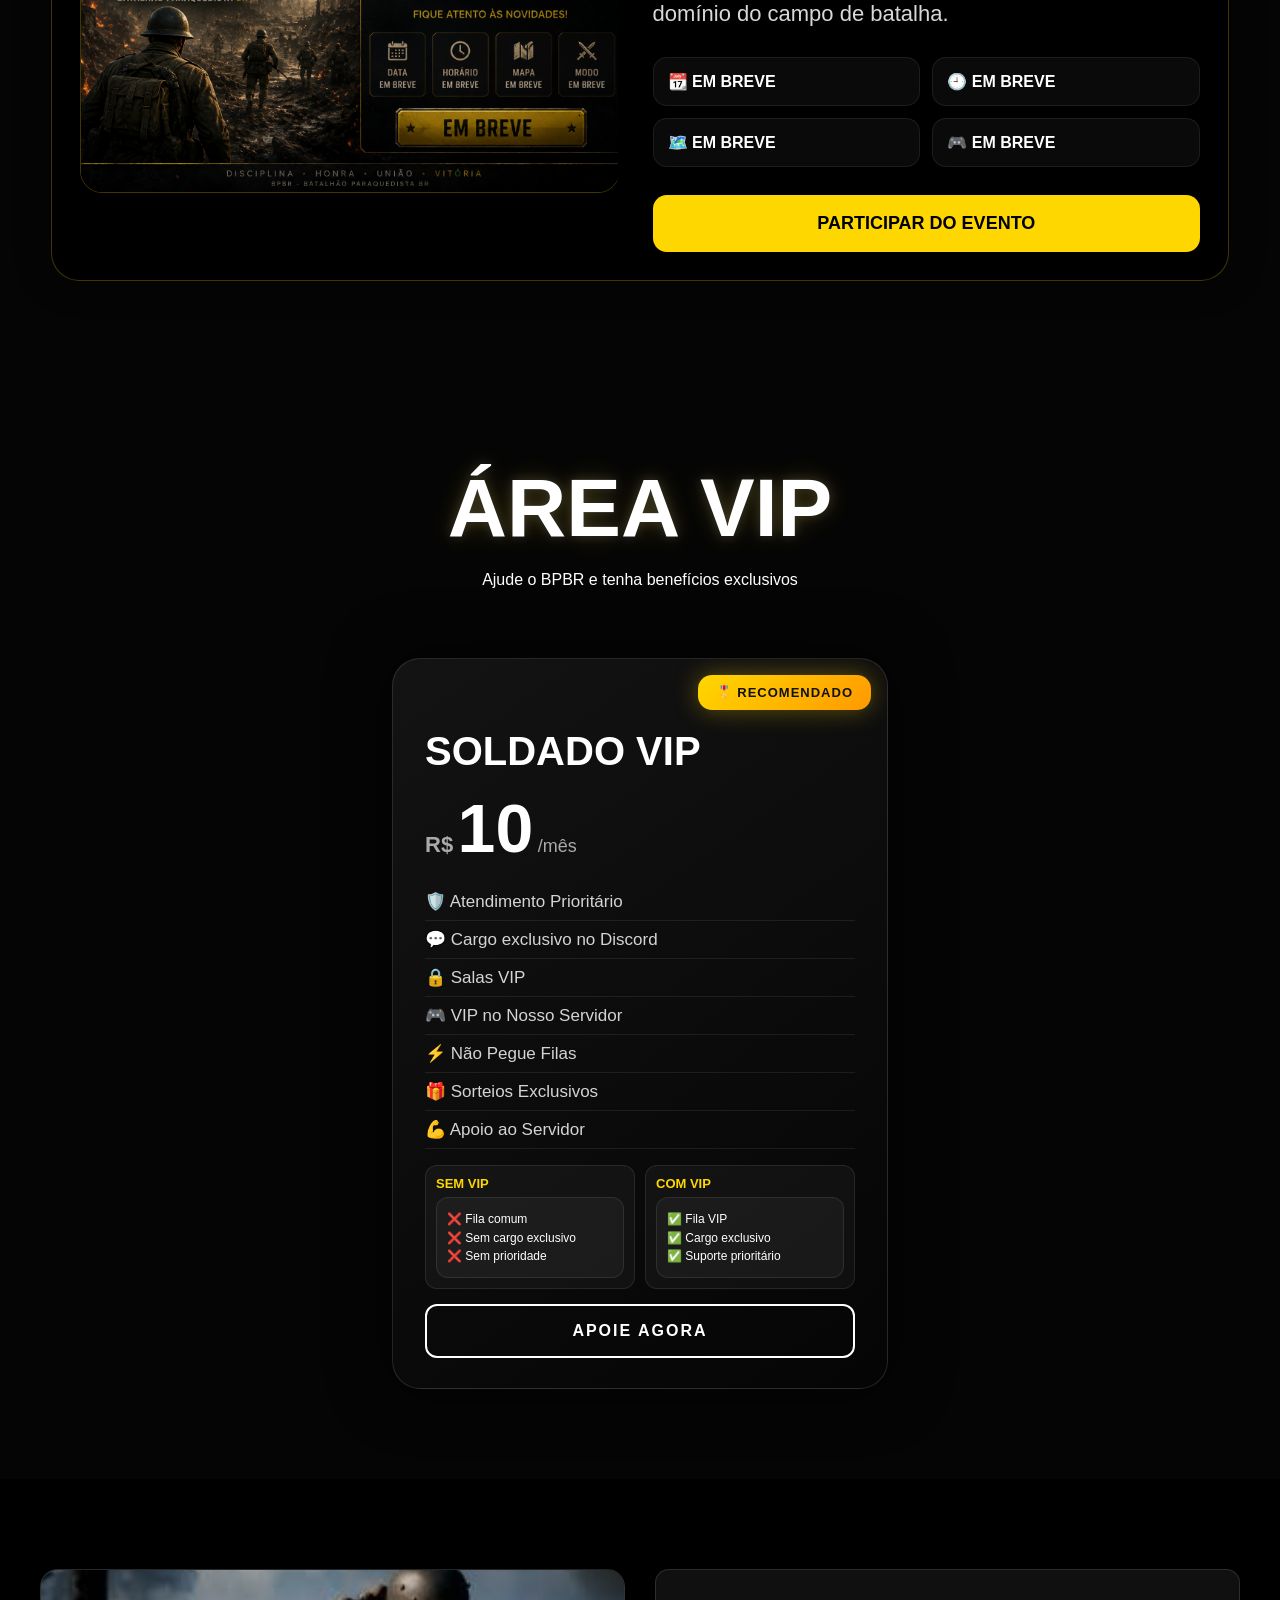
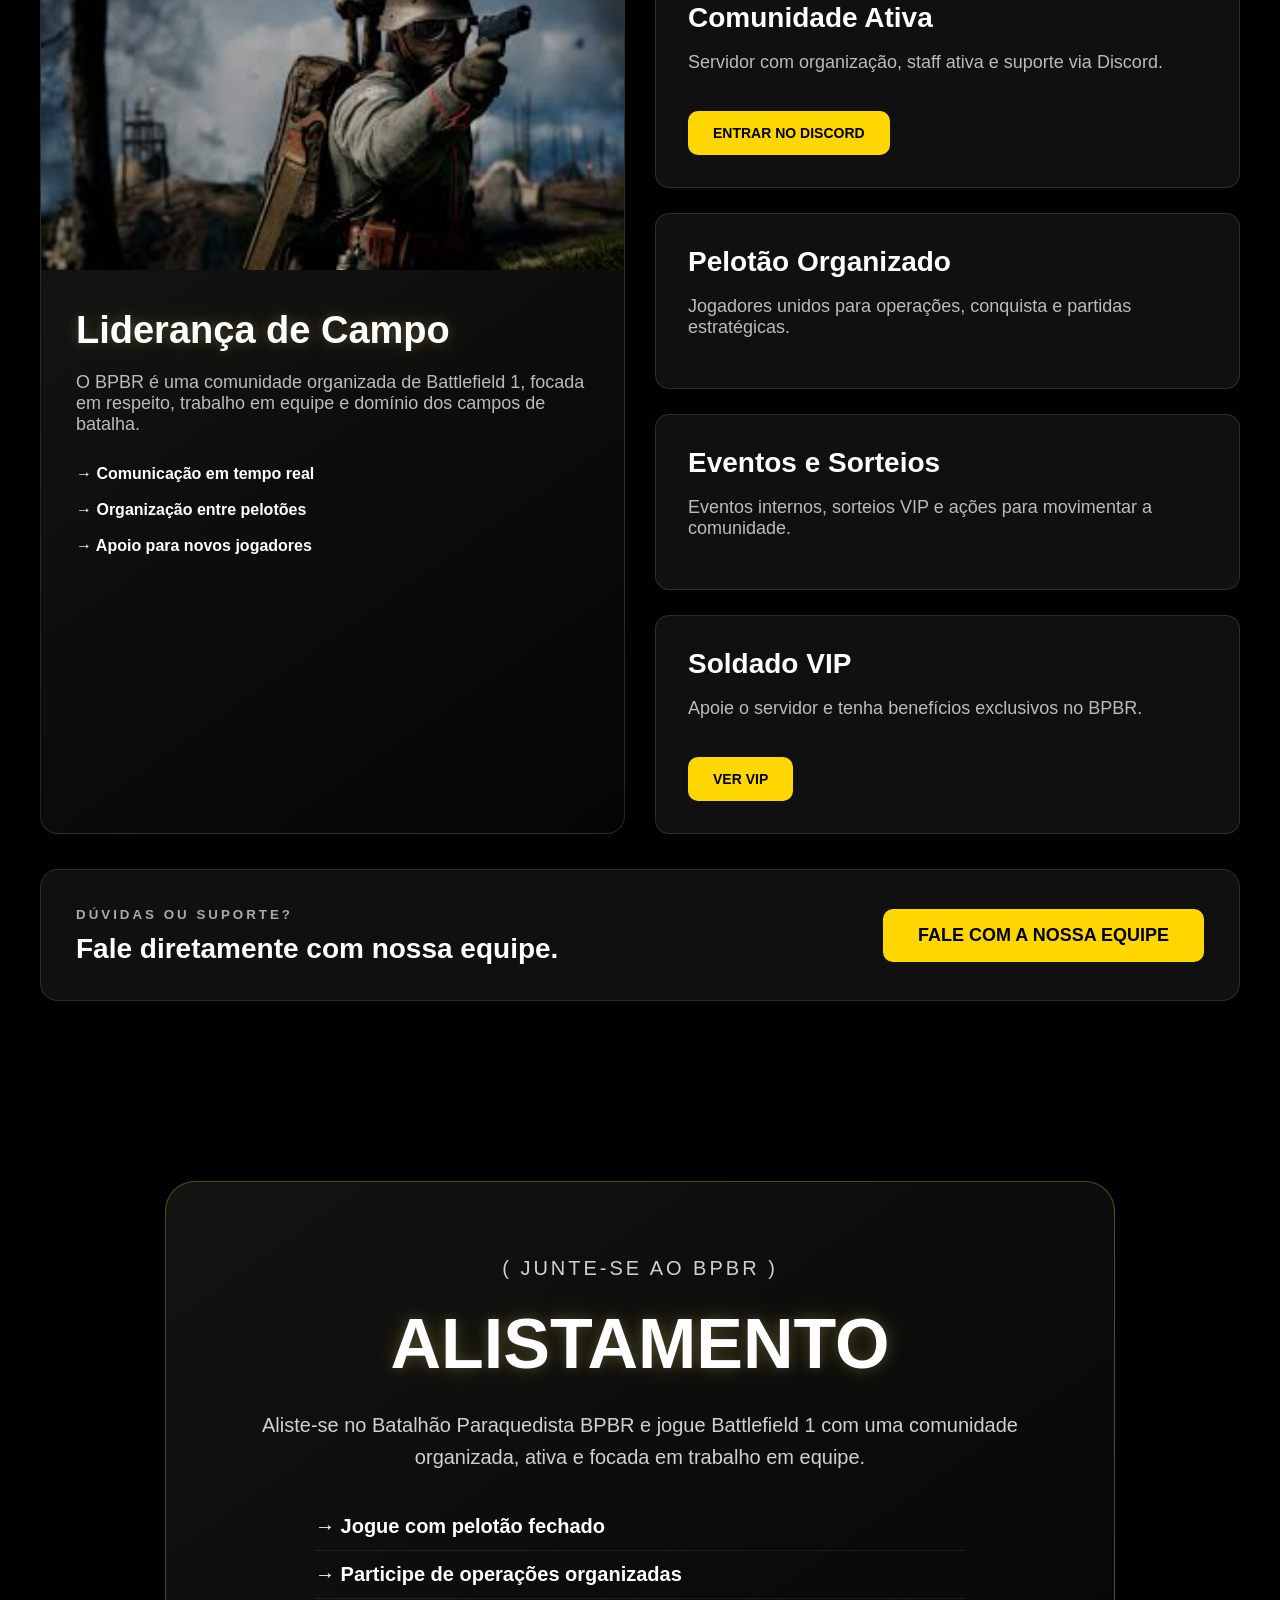
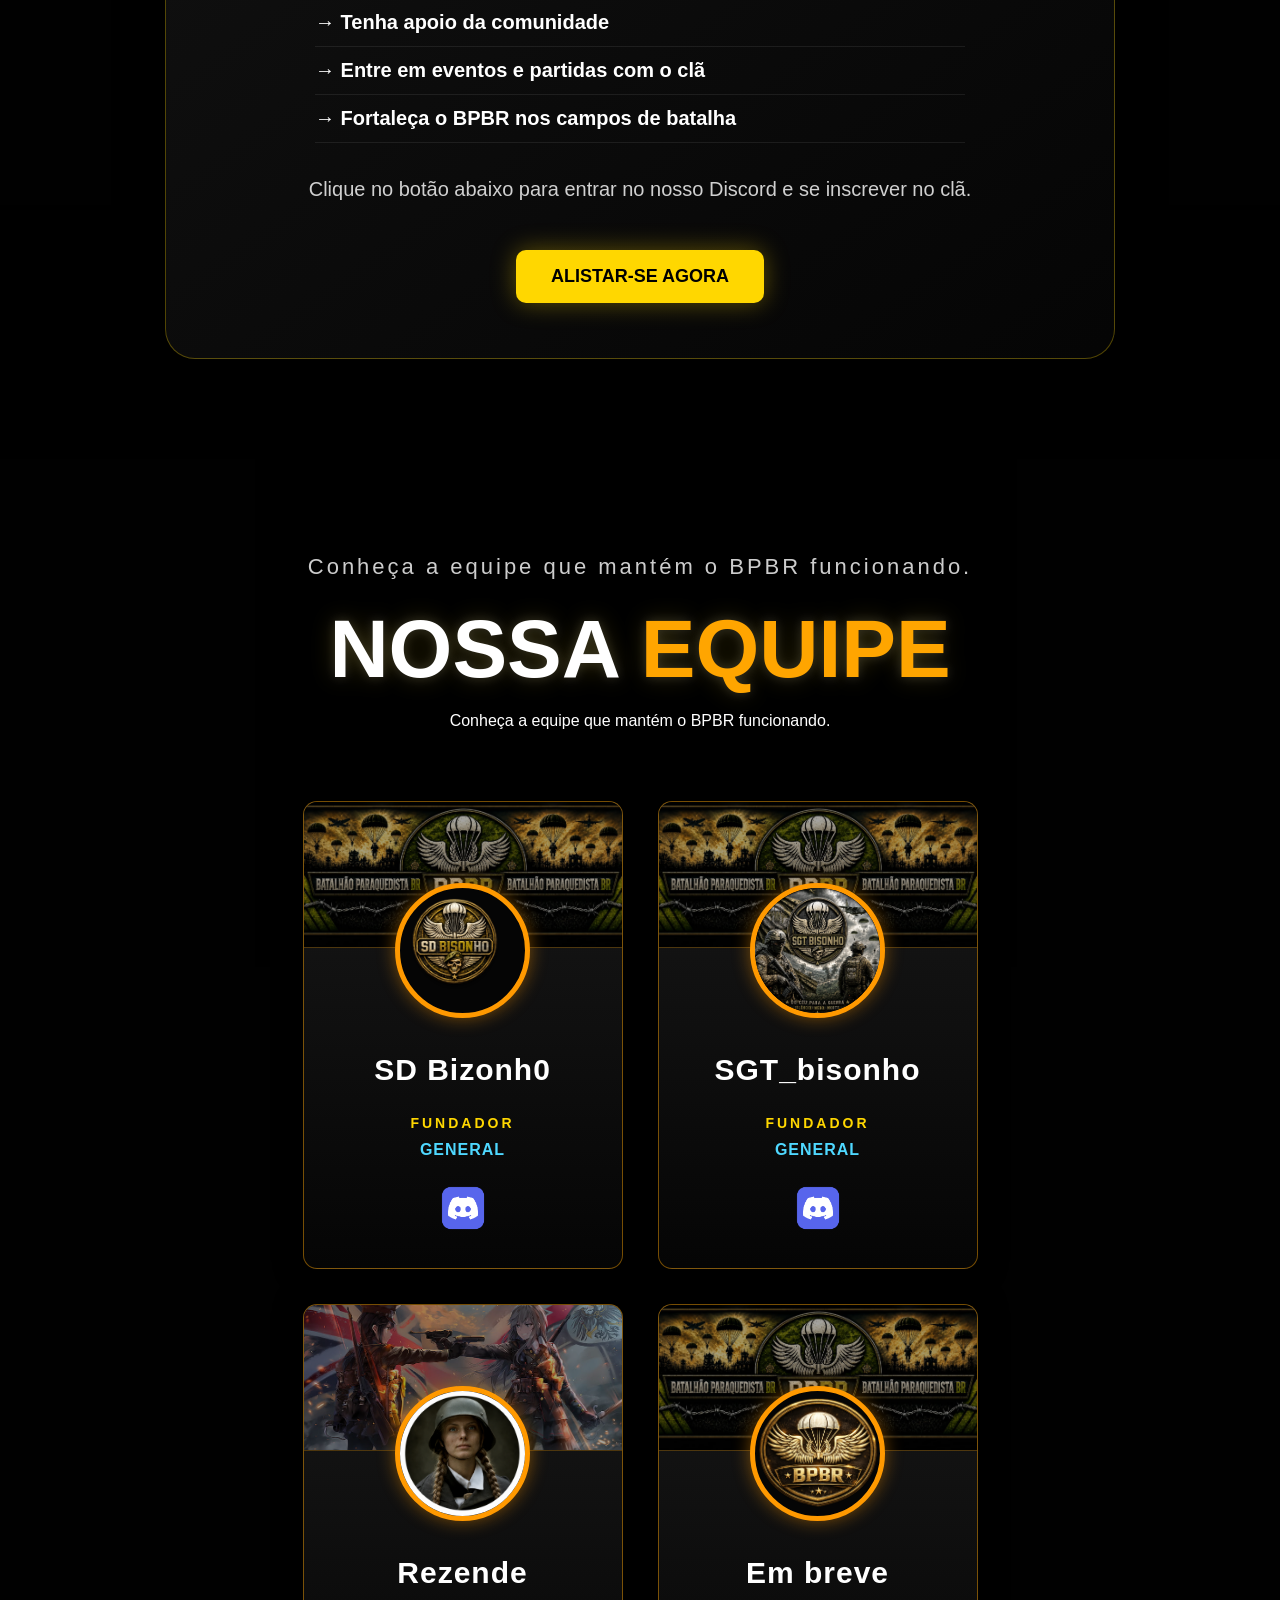
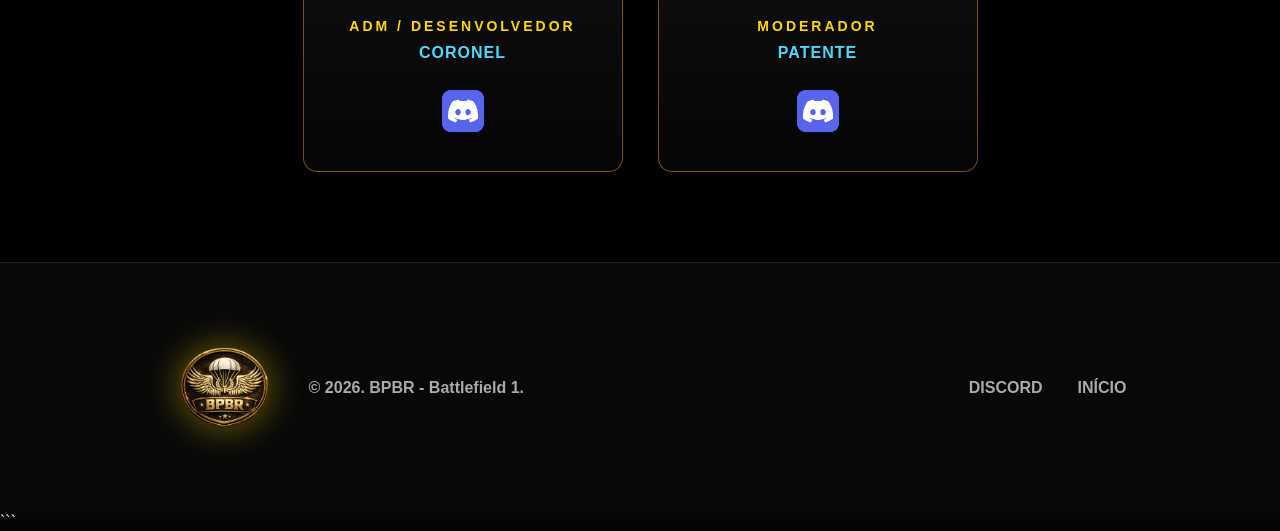
<file: site-bf1-upload/index.html>
<!DOCTYPE html>
<html lang="pt-br">

<head>
    <!-- ================= CONFIGURAÇÕES BÁSICAS DO SITE ================= -->
    <meta charset="UTF-8">
    <meta name="viewport" content="width=device-width, initial-scale=1.0">
    <title>BPBR Battlefield 1</title>

    <!-- CSS DO SITE -->
    <link rel="stylesheet" href="style.css">
</head>

<body>

<!-- ========================================================= -->
<!-- CABEÇALHO / LOGO / BANDEIRAS / MENU -->
<!-- Para trocar a logo: img/logo-bpbr.png -->
<!-- ========================================================= -->

<header>

    <!-- LOGO DO BPBR -->
    <div class="logo">
        <img src="img/logo-bpbr.png" alt="Logo BPBR">
        <span>BPBR</span>
    </div>

    <!-- ========================================================= -->
    <!-- BANDEIRAS DE IDIOMA -->
    <!-- Para trocar bandeiras: img/br.png | img/us.png | img/ar.png -->
    <!-- ========================================================= -->
    <div class="idiomas">
        <button class="flag br" onclick="trocarIdioma('pt')" title="Português"></button>
        <button class="flag us" onclick="trocarIdioma('en')" title="English"></button>
        <button class="flag ar" onclick="trocarIdioma('es')" title="Español"></button>
    </div>

    <!-- ========================================================= -->
    <!-- MENU DO SITE -->
    <!-- ========================================================= -->

    <nav class="menu">

        <button class="menu-mobile-btn" onclick="toggleMenuMobile()">
            ☰ MENU
        </button>

        <a href="#inicio">INÍCIO</a>
        <a href="#servidores">SERVIDORES</a>
        <a href="#eventos">EVENTOS</a>
        <a href="#vip">VIP</a>
        <a href="#sobre">SOBRE</a>
        <a href="#alistamento">ALISTAMENTO</a>
        <a href="#equipe">EQUIPE</a>
        <a href="galeria.html">GALERIA</a>

    </nav>

</header>

<!-- ========================================================= -->
<!-- INÍCIO / BANNER PRINCIPAL -->
<!-- Link do Discord principal abaixo -->
<!-- ========================================================= -->

<section id="inicio" class="secao hero">
    <div class="container">
        <h1>BATALHÃO PARAQUEDISTA</h1>
        <p>Comunidade Oficial Battlefield 1</p>

        <!-- TROCAR LINK DO DISCORD AQUI -->
        <a href="https://discord.gg/VzgfqFY8zr" target="_blank">
            <button>ENTRAR NO DISCORD</button>
        </a>
    </div>
</section>

<!-- ========================================================= -->
<!-- APRESENTAÇÃO DO CLÃ -->
<!-- Bloco “O que é o BPBR?” -->
<!-- ========================================================= -->

<section id="apresentacao" class="apresentacao-section">
    <div class="apresentacao-card">
        <p class="subtitulo">( CONHEÇA O BPBR )</p>
        <h2>⚔️ O QUE É O BPBR?</h2>

        <p class="apresentacao-texto">
            O <strong>Batalhão Paraquedista Brasileiro (BPBR)</strong>
            é uma comunidade de Battlefield 1 focada em organização,
            respeito e trabalho em equipe. Nosso objetivo é reunir jogadores
            que gostam de partidas organizadas, pelotões fechados e operações
            épicas nos campos de batalha.
        </p>

        <div class="vantagens-grid">
            <div class="vantagem-card">
                <span>🎖️</span>
                <h3>Pelotão Organizado</h3>
                <p>Jogue com esquadrões fechados e estratégia real.</p>
            </div>

            <div class="vantagem-card">
                <span>🔥</span>
                <h3>Operações e Eventos</h3>
                <p>Partidas organizadas e eventos internos.</p>
            </div>

            <div class="vantagem-card">
                <span>🎙️</span>
                <h3>Comunicação Ativa</h3>
                <p>Coordenação total através do Discord.</p>
            </div>

            <div class="vantagem-card">
                <span>🛡️</span>
                <h3>Staff Organizada</h3>
                <p>Administração ativa e suporte constante.</p>
            </div>
        </div>

        <div class="apresentacao-botoes">
            <!-- TROCAR LINK DO DISCORD AQUI -->
            <a href="https://discord.gg/VzgfqFY8zr" target="_blank">
                <button>ENTRAR NO DISCORD</button>
            </a>

            <a href="#alistamento">
                <button class="btn-secundario">ALISTAR-SE</button>
            </a>
        </div>
    </div>
</section>

<!-- ========================================================= -->
<!-- SERVIDORES -->
<!-- Imagem inicial do servidor: fundo.jpg -->
<!-- A contagem vem pelo script.js -->
<!-- ========================================================= -->

<section id="servidores" class="secao">
    <p class="subtitulo">( NOSSOS CAMPOS DE BATALHA )</p>
    <h2 id="servidores-titulo">Servidores <span>Ativos</span></h2>
    <p id="servidores-sub">Status em tempo real do Battlefield 1</p>

    <div class="server-card server-card-premium">

        <!-- IMAGEM DO MAPA / SERVIDOR -->
        <div class="server-img-box">
            <img id="server-image" src="fundo.jpg" alt="Imagem do servidor">
        </div>

        <div class="server-content">

            <!-- NOME DO SERVIDOR -->
            <div class="server-topo">
                <h3 id="server-title">
                    <span id="server-name">Carregando servidor...</span>
                </h3>
            </div>

            <!-- STATUS ONLINE -->
            <div class="server-status-linha">
                <span class="server-status-dot"></span>
                <strong id="status-online">ONLINE</strong>
            </div>

            <!-- BARRA DE OCUPAÇÃO -->
            <div class="server-barra">
                <div id="server-barra-fill"></div>
            </div>

            <!-- INFORMAÇÕES DO SERVIDOR -->
            <div class="server-info server-info-premium">

                <p class="server-stat">
                    <b id="players-label">Players</b>
                    <span id="players">--</span>
                </p>

                <p class="server-stat">
                    <b id="fila-label">Fila</b>
                    <span id="queue">--</span>
                </p>

                <p class="server-stat">
                    <b id="mapa-label">Mapa</b>
                    <span id="map">--</span>
                </p>

                <p class="server-stat">
                    <b id="modo-label">Modo</b>
                    <span id="mode">--</span>
                </p>

            </div>

            <!-- TROCAR LINK DO SERVIDOR AQUI -->
            <a href="https://joinme.click/" target="_blank">
                <button id="entrar-servidor-btn" class="server-btn">ENTRAR NO SERVIDOR</button>
            </a>

        </div>
    </div>
</section>

<!-- ========================================================= -->
<!-- EVENTOS BPBR -->
<!-- Para trocar o evento, edite o título, data, horário e imagem abaixo -->
<!-- Imagem do evento: img/evento-bpbr.png -->
<!-- ========================================================= -->

<section id="eventos" class="secao eventos-section">
    <p class="subtitulo">( AGENDA DO BATALHÃO )</p>
    <h2>Próximo <span>Evento</span></h2>
    <p>Participe das operações organizadas do BPBR</p>

    <div class="evento-card">

        <!-- IMAGEM DO EVENTO -->
        <!-- TROCAR IMAGEM DO EVENTO AQUI -->
        <div class="evento-imagem">
            <img src="img/evento-bpbr.png" alt="Evento BPBR">
        </div>

        <!-- INFORMAÇÕES DO EVENTO -->
        <div class="evento-conteudo">
            <span id="evento-tag" class="evento-tag">📅 EVENTO DA SEMANA</span>

            <!-- TROCAR NOME DO EVENTO AQUI -->
            <h3 id="evento-titulo">EM BREVE</h3>

            <!-- TROCAR DESCRIÇÃO DO EVENTO AQUI -->
            <p id="evento-descricao">
                Reúna seu pelotão e participe de uma operação organizada
                com foco em comunicação, estratégia e domínio do campo de batalha.
            </p>

            <div class="evento-detalhes">
                <!-- TROCAR DATA/HORÁRIO/MAPA/MODO AQUI -->
                <span id="evento-data">📆 EM BREVE</span>
                <span id="evento-horario">🕘 EM BREVE</span>
                <span id="evento-mapa">🗺️ EM BREVE</span>
                <span id="evento-modo">🎮 EM BREVE</span>
            </div>

            <!-- TROCAR LINK DO DISCORD AQUI -->
            <a href="https://discord.gg/VzgfqFY8zr" target="_blank">
                <button id="evento-btn">PARTICIPAR DO EVENTO</button>
            </a>
        </div>

    </div>
</section>

<!-- ========================================================= -->
<!-- ÁREA VIP -->
<!-- Trocar link da LivePix no botão APOIE AGORA -->
<!-- ========================================================= -->

<section id="vip" class="secao vip-section">
    <h2>ÁREA VIP</h2>
    <p id="vip-sub">Ajude o BPBR e tenha benefícios exclusivos</p>

    <!-- AVISO DE MOEDA PARA INGLÊS/ESPANHOL -->
    <p id="vip-aviso-moeda" class="aviso-moeda"></p>

    <div class="vip-premium-card">
        <div class="vip-selo">🎖️ RECOMENDADO</div>
        <div class="vip-barra"></div>

        <h3 id="vip-nome">SOLDADO VIP</h3>

        <div class="vip-preco">
            <span>R$</span>
            <strong>10</strong>
            <small>/mês</small>
        </div>

        <ul>
            <li class="vip-beneficio">🛡️ Atendimento Prioritário</li>
            <li class="vip-beneficio">💬 Cargo exclusivo no Discord</li>
            <li class="vip-beneficio">🔒 Salas VIP</li>
            <li class="vip-beneficio">🎮 VIP no Nosso Servidor</li>
            <li class="vip-beneficio">⚡ Não Pegue Filas</li>
            <li class="vip-beneficio">🎁 Sorteios Exclusivos</li>
            <li class="vip-beneficio">💪 Apoio ao Servidor</li>
        </ul>

        <div class="vip-comparativo">
            <div>
                <h4 id="sem-vip">SEM VIP</h4>
                <div class="sem-vip-list">
                    <p>❌ Fila comum</p>
                    <p>❌ Sem cargo exclusivo</p>
                    <p>❌ Sem prioridade</p>
                </div>
            </div>

            <div>
                <h4 id="com-vip">COM VIP</h4>
                <div class="com-vip-list">
                    <p>✅ Fila VIP</p>
                    <p>✅ Cargo exclusivo</p>
                    <p>✅ Suporte prioritário</p>
                </div>
            </div>
        </div>

        <!-- TROCAR LINK DA LIVEPIX AQUI -->
        <a href="https://widget.livepix.gg/embed/d96b1692-883a-4941-a4e0-ec56e4cf4d7e" target="_blank">
            <button id="vip-apoiar-btn" class="vip-button">APOIE AGORA</button>
        </a>
    </div>
</section>

<!-- ========================================================= -->
<!-- SOBRE / LIDERANÇA -->
<!-- Para trocar imagem grande: img/lideranca.png -->
<!-- ========================================================= -->

<section id="sobre" class="secao lideranca-section">
    <div class="lideranca-container">

        <div class="lideranca-card-grande">
            <!-- TROCAR IMAGEM DA LIDERANÇA AQUI -->
            <img src="./img/lideranca.png?v=999" alt="Liderança BPBR">

            <div class="lideranca-conteudo">
                <h2 id="home-titulo">Liderança de Campo</h2>

                <p id="home-texto">
                    O BPBR é uma comunidade organizada de Battlefield 1,
                    focada em respeito, trabalho em equipe e domínio dos
                    campos de batalha.
                </p>

                <ul class="home-lista">
                    <li>→ Comunicação em tempo real</li>
                    <li>→ Organização entre pelotões</li>
                    <li>→ Apoio para novos jogadores</li>
                </ul>
            </div>
        </div>

        <div class="lideranca-cards">
            <div class="lideranca-card">
                <h3 id="comunidade-titulo">Comunidade Ativa</h3>
                <p id="comunidade-texto">Servidor com organização, staff ativa e suporte via Discord.</p>

                <!-- TROCAR LINK DO DISCORD AQUI -->
                <a href="https://discord.gg/VzgfqFY8zr" target="_blank">
                    <button>ENTRAR NO DISCORD</button>
                </a>
            </div>

            <div class="lideranca-card">
                <h3 id="pelotao-titulo">Pelotão Organizado</h3>
                <p id="pelotao-texto">Jogadores unidos para operações, conquista e partidas estratégicas.</p>
            </div>

            <div class="lideranca-card">
                <h3 id="eventos-titulo">Eventos e Sorteios</h3>
                <p id="eventos-texto">Eventos internos, sorteios VIP e ações para movimentar a comunidade.</p>
            </div>

            <div class="lideranca-card destaque">
                <h3 id="vip-titulo">Soldado VIP</h3>
                <p id="vip-texto">Apoie o servidor e tenha benefícios exclusivos no BPBR.</p>

                <a href="#vip">
                    <button id="vip-btn">VER VIP</button>
                </a>
            </div>
        </div>
    </div>

    <div class="suporte-card">
        <div>
            <small id="suporte-titulo">DÚVIDAS OU SUPORTE?</small>
            <h3 id="suporte-texto">Fale diretamente com nossa equipe.</h3>
        </div>

        <!-- TROCAR LINK DO DISCORD AQUI -->
        <a href="https://discord.gg/VzgfqFY8zr" target="_blank">
            <button id="suporte-btn">FALE COM A NOSSA EQUIPE</button>
        </a>
    </div>
</section>

<!-- ========================================================= -->
<!-- ALISTAMENTO -->
<!-- Texto e botão para entrar no clã -->
<!-- ========================================================= -->

<section id="alistamento" class="secao alistamento-section">
    <div class="alistamento-card">
        <p class="subtitulo">( JUNTE-SE AO BPBR )</p>
        <h2 id="alistamento-titulo">ALISTAMENTO</h2>

        <p id="alistamento-texto">
            Aliste-se no Batalhão Paraquedista BPBR e jogue Battlefield 1
            com uma comunidade organizada, ativa e focada em trabalho em equipe.
        </p>

        <ul class="alistamento-lista">
            <li>→ Jogue com pelotão fechado</li>
            <li>→ Participe de operações organizadas</li>
            <li>→ Tenha apoio da comunidade</li>
            <li>→ Entre em eventos e partidas com o clã</li>
            <li>→ Fortaleça o BPBR nos campos de batalha</li>
        </ul>

        <p>
            Clique no botão abaixo para entrar no nosso Discord e se inscrever no clã.
        </p>

        <!-- TROCAR LINK DO DISCORD AQUI -->
        <a href="https://discord.gg/VzgfqFY8zr" target="_blank">
            <button id="alistamento-btn">ALISTAR-SE AGORA</button>
        </a>
    </div>
</section>

<!-- ========================================================= -->
<!-- EQUIPE / STAFF -->
<!-- Para adicionar ADM novo: copie um bloco staff-card -->
<!-- ========================================================= -->

<section id="equipe" class="secao equipe-section">
    <p class="subtitulo">( COMANDO BPBR )</p>
    <h2>NOSSA <span>EQUIPE</span></h2>
    <p>Conheça a equipe que mantém o BPBR funcionando.</p>

    <div class="staff-grid">

        <!-- CARD 1 - Bisonho -->
        <div class="staff-card">
            <div class="staff-cover">
                <img src="img/bizonhofundo.png" alt="Fundo SD Bizonho">
            </div>

            <div class="staff-avatar">
                <img
    src="img/bizonho.png"
    alt="SD Bizonho"
    style="width: 88%; height: 88%; object-fit: contain; object-position: center center; transform: translateY(4px);"
>
            </div>

            <div class="staff-info">
                <h3>SD Bizonh0</h3>
                <p class="staff-cargo">FUNDADOR</p>
                <p class="staff-patente">GENERAL</p>

                <a href="https://discord.gg/VzgfqFY8zr" target="_blank" class="discord-btn">
                    <img src="img/discord.png" alt="Discord">
                </a>
            </div>
        </div>

        <!-- CARD 2 - SGT bisonho -->
        <div class="staff-card">
            <div class="staff-cover">
                <img src="img/fundoadm.png" alt="Fundo SGT Bisonho">
            </div>

            <div class="staff-avatar">
                <img src="img/sgtbisonho.png" alt="Bisonho" class="avatar-sgt-bisonho">
            </div>

            <div class="staff-info">
                <h3>SGT_bisonho</h3>
                <p class="staff-cargo">Fundador</p>
                <p class="staff-patente">General</p>

                <a href="https://discord.gg/VzgfqFY8zr" target="_blank" class="discord-btn">
                    <img src="img/discord.png" alt="Discord">
                </a>
            </div>
        </div>

        <!-- CARD 3 - Rezende -->
        <div class="staff-card">
            <div class="staff-cover">
                <img src="img/rezendefundo.png" alt="Fundo Rezende">
            </div>

            <div class="staff-avatar">
                <img src="img/rezende.png" alt="Rezende">
            </div>

            <div class="staff-info">
                <h3>Rezende</h3>
                <p class="staff-cargo">ADM/Desenvolvedor</p>
                <p class="staff-patente">Coronel</p>

                <a href="https://discord.gg/VzgfqFY8zr" target="_blank" class="discord-btn">
                    <img src="img/discord.png" alt="Discord">
                </a>
            </div>
        </div>

        <!-- CARD 4 - ADM RESERVA -->
        <div class="staff-card">
            <div class="staff-cover">
                <img src="img/fundoadm.png" alt="Fundo ADM Reserva">
            </div>

            <div class="staff-avatar">
                <img src="img/logo-bpbr.png" alt="ADM em breve">
            </div>

            <div class="staff-info">
                <h3>Em breve</h3>
                <p class="staff-cargo">MODERADOR</p>
                <p class="staff-patente">PATENTE</p>

                <a href="https://discord.gg/VzgfqFY8zr" target="_blank" class="discord-btn">
                    <img src="img/discord.png" alt="Discord">
                </a>
            </div>
        </div>

    </div>
</section>

<!-- ========================================================= -->
<!-- RODAPÉ -->
<!-- Para trocar logo do rodapé: img/logo-bpbr.png -->
<!-- ========================================================= -->

<footer>
    <div class="footer-left">
        <img src="img/logo-bpbr.png" class="footer-logo" alt="Logo BPBR">
        <p>© 2026. BPBR - Battlefield 1.</p>
    </div>

    <div class="footer-links">
        <a href="https://discord.gg/VzgfqFY8zr" target="_blank">DISCORD</a>
        <a href="#inicio">INÍCIO</a>
    </div>
</footer>

<!-- ========================================================= -->
<!-- SCRIPT DO SITE -->
<!-- Contagem do servidor + tradução + animação do fundo -->
<!-- ========================================================= -->

<script src="script.js"></script>

</body>
</html>
```
</file>
<file: style.css>
html{
    scroll-behavior:smooth;
}

:root{
    --mouse-x:0px;
    --mouse-y:0px;
}

body{
    margin:0;
    font-family:Arial, sans-serif;
    color:white;
    background:#050505;
    overflow-x:hidden;
}

/* FUNDO COM ANIMAÇÃO */

body::before{
    content:"";
    position:fixed;
    inset:0;
    background-image:url("fundo.jpg");
    background-size:cover;
    background-position:center;
    background-repeat:no-repeat;
    z-index:-2;
    transform:
        translate(var(--mouse-x, 0px), var(--mouse-y, 0px))
        scale(1.08);
    animation:zoomFundo 15s infinite alternate ease-in-out;
    transition:transform .15s ease-out;
}

body::after{
    content:"";
    position:fixed;
    inset:0;
    background:linear-gradient(
        rgba(0,0,0,.35),
        rgba(0,0,0,.55)
    );
    z-index:-1;
    pointer-events:none;
}

@keyframes zoomFundo{
    from{
        background-size:105%;
    }

    to{
        background-size:112%;
    }
}

/* HEADER */

header{
    position:fixed;
    top:0;
    left:0;
    width:100%;
    display:flex;
    justify-content:space-between;
    align-items:center;
    padding:16px 40px;
    box-sizing:border-box;
    background:rgba(0,0,0,.90);
    border-bottom:1px solid rgba(255,215,0,.25);
    backdrop-filter:blur(10px);
    z-index:999;
}

.logo{
    display:flex;
    align-items:center;
    gap:14px;
}

.logo img{
    width:90px;
    height:90px;
    object-fit:contain;
    border-radius:50%;
    filter:drop-shadow(0 0 15px rgba(255,215,0,.35));
    transition:.3s ease;
}

.logo:hover img{
    transform:scale(1.08);
}

.logo span{
    color:#ffd700;
    font-size:32px;
    font-weight:900;
    letter-spacing:1px;
}

/* IDIOMAS */

.idiomas{
    display:flex;
    gap:12px;
    align-items:center;
    margin-left:auto;
    margin-right:25px;
}

.flag{
    width:40px;
    height:40px;
    border:none;
    border-radius:50%;
    cursor:pointer;
    background-size:cover;
    background-position:center;
    background-repeat:no-repeat;
    transition:.3s ease;
}

.flag:hover{
    transform:translateY(-3px) scale(1.12);
    box-shadow:0 0 20px rgba(255,215,0,.55);
}

.flag.br{
    background-image:url("img/br.png");
}

.flag.us{
    background-image:url("img/us.png");
}

.flag.ar{
    background-image:url("img/ar.png");
}

/* MENU */

.menu,
nav{
    display:flex;
    gap:24px;
    align-items:center;
}

.menu-mobile-btn{
    display:none;
}

nav a,
.menu a{
    color:white;
    text-decoration:none;
    font-size:12px;
    font-weight:700;
    letter-spacing:.4px;
    transition:.3s;
    position:relative;
}

nav a:hover,
.menu a:hover{
    color:gold;
    transform:translateY(-2px);
}

nav a::after,
.menu a::after{
    content:"";
    position:absolute;
    width:0%;
    height:2px;
    bottom:-5px;
    left:0;
    background:gold;
    transition:.3s ease;
}

nav a:hover::after,
.menu a:hover::after{
    width:100%;
}

/* GERAL */

.secao{
    min-height:100vh;
    display:flex;
    justify-content:center;
    align-items:center;
    flex-direction:column;
    text-align:center;
    padding:140px 20px;
    box-sizing:border-box;
}

h1{
    color:gold;
    font-size:72px;
    margin:0;
}

h2{
    font-size:82px;
    margin:0;
    font-weight:900;
    color:white;
    text-shadow:0 0 12px rgba(255,255,255,.15), 0 0 25px rgba(255,215,0,.20);
    animation:tituloGlow 2.5s ease-in-out infinite alternate;
}

h2 span{
    color:orange;
}

@keyframes tituloGlow{
    from{
        transform:translateY(0);
        text-shadow:0 0 10px rgba(255,255,255,.15), 0 0 18px rgba(255,215,0,.15);
    }

    to{
        transform:translateY(-4px);
        text-shadow:0 0 20px rgba(255,255,255,.25), 0 0 45px rgba(255,215,0,.40);
    }
}

.subtitulo{
    color:#ccc;
    font-size:22px;
    margin-top:15px;
    letter-spacing:3px;
}

button{
    position:relative;
    overflow:hidden;
    background:gold;
    color:black;
    border:none;
    border-radius:10px;
    padding:16px 35px;
    font-size:18px;
    font-weight:bold;
    cursor:pointer;
    transition:.3s;
}

button::after{
    content:"";
    position:absolute;
    top:0;
    left:-120%;
    width:60%;
    height:100%;
    background:linear-gradient(
        90deg,
        transparent,
        rgba(255,255,255,.45),
        transparent
    );
    transform:skewX(-20deg);
    transition:.6s ease;
}

button:hover::after{
    left:140%;
}

button:hover{
    transform:scale(1.05);
    background:#ffbf00;
    box-shadow:0 0 22px rgba(255,215,0,.35);
}

/* INÍCIO */

.container{
    background:rgba(0,0,0,.50);
    padding:50px;
    border-radius:25px;
}

.container p{
    font-size:28px;
}

.hero .container{
    position:relative;
    overflow:hidden;
    transition:.4s ease;
    border:1px solid rgba(255,215,0,.25);
    box-shadow:0 0 35px rgba(255,215,0,.18);
}

.hero .container:hover{
    transform:translateY(-8px) scale(1.01);
    border-color:gold;
    box-shadow:0 0 45px rgba(255,215,0,.35);
}

.hero .container::before{
    content:"";
    position:absolute;
    top:0;
    left:-100%;
    width:100%;
    height:4px;
    background:linear-gradient(90deg, transparent, gold, transparent);
    animation:barraHero 2s linear infinite;
}

.hero h1{
    text-shadow:0 0 25px rgba(255,215,0,.65);
    animation:tituloHero 1.5s ease infinite alternate;
}

.hero button{
    margin-top:25px;
    box-shadow:0 0 25px rgba(255,215,0,.55);
    animation:pulsarBotao 1.8s infinite;
}

@keyframes barraHero{
    from{
        left:-100%;
    }

    to{
        left:100%;
    }
}

@keyframes tituloHero{
    from{
        text-shadow:0 0 10px rgba(255,215,0,.3);
    }

    to{
        text-shadow:0 0 35px rgba(255,215,0,.9);
    }
}

@keyframes pulsarBotao{
    0%{
        transform:scale(1);
    }

    50%{
        transform:scale(1.04);
    }

    100%{
        transform:scale(1);
    }
}

/* APRESENTAÇÃO BPBR */

.apresentacao-section{
    padding:90px 20px;
    display:flex;
    justify-content:center;
    align-items:center;
    box-sizing:border-box;
}

.apresentacao-card{
    width:90%;
    max-width:1300px;
    background:rgba(0,0,0,.72);
    border:1px solid rgba(255,215,0,.25);
    border-radius:35px;
    padding:50px;
    backdrop-filter:blur(10px);
    box-shadow:0 0 40px rgba(0,0,0,.55);
    transition:.35s ease;
    overflow:hidden;
    position:relative;
    text-align:center;
    box-sizing:border-box;
}

.apresentacao-card:hover{
    transform:translateY(-8px);
    border-color:gold;
    box-shadow:0 0 40px rgba(255,215,0,.15);
}

.apresentacao-card::before{
    content:"";
    position:absolute;
    top:0;
    left:-120%;
    width:60%;
    height:100%;
    background:linear-gradient(90deg, transparent, rgba(255,255,255,.08), transparent);
    transform:skewX(-20deg);
    transition:.9s;
}

.apresentacao-card:hover::before{
    left:140%;
}

.apresentacao-card h2{
    font-size:72px;
    color:#fff;
    margin:15px 0;
    text-shadow:0 0 25px rgba(255,215,0,.22);
    transition:.35s ease;
}

.apresentacao-texto{
    color:#d8d8d8;
    font-size:22px;
    line-height:1.8;
    max-width:1100px;
    margin:0 auto;
}

.vantagens-grid{
    display:grid;
    grid-template-columns:repeat(4,1fr);
    gap:22px;
    margin-top:40px;
}

.vantagem-card{
    background:rgba(255,255,255,.04);
    border:1px solid rgba(255,215,0,.15);
    border-radius:22px;
    padding:30px 22px;
    transition:.35s ease;
}

.vantagem-card:hover{
    transform:translateY(-8px);
    border-color:gold;
    box-shadow:0 0 20px rgba(255,215,0,.18);
}

.vantagem-card span{
    font-size:45px;
}

.vantagem-card h3{
    color:#fff;
    margin:12px 0;
}

.vantagem-card p{
    color:#bdbdbd;
}

.apresentacao-botoes{
    display:flex;
    justify-content:center;
    gap:20px;
    margin-top:35px;
}

.apresentacao-botoes button{
    padding:16px 34px;
    font-size:18px;
}

.btn-secundario{
    background:transparent !important;
    border:2px solid gold !important;
    color:gold !important;
}

.btn-secundario:hover{
    background:gold !important;
    color:black !important;
}

/* SERVIDOR */

.server-card{
    margin-top:50px;
    display:flex;
    gap:35px;
    align-items:center;
    width:950px;
    max-width:90%;
    background:rgba(0,0,0,.85);
    border:1px solid rgba(255,215,0,.35);
    border-radius:30px;
    padding:30px;
    backdrop-filter:blur(10px);
    box-shadow:0 0 30px rgba(0,0,0,.5);
    transition:.3s ease;
}

.server-card:hover{
    transform:translateY(-5px);
    box-shadow:0 0 35px rgba(255,215,0,.18);
}

.server-card img{
    width:260px;
    height:150px;
    object-fit:cover;
    border-radius:18px;
    border:2px solid rgba(255,215,0,.35);
    transition:.3s ease;
}

.server-card:hover img{
    transform:scale(1.04);
}

.server-content{
    flex:1;
    text-align:left;
}

.server-content h3{
    font-size:28px;
    line-height:1.4;
    margin:0 0 25px 0;
    color:white;
}

.server-info{
    display:flex;
    gap:40px;
    flex-wrap:wrap;
    margin-bottom:25px;
}

.server-info p{
    margin:0;
    color:#ccc;
    font-size:16px;
    min-width:90px;
}

.server-info b{
    color:white;
    font-size:17px;
}

/* SERVIDOR PREMIUM BF1 */

.server-card-premium{
    gap:40px !important;
    padding:35px !important;
    border-radius:35px !important;
    background:linear-gradient(
        145deg,
        rgba(15,15,15,.96),
        rgba(5,5,5,.98)
    ) !important;
    border:1px solid rgba(255,215,0,.18) !important;
    box-shadow:
        0 0 45px rgba(0,0,0,.45),
        0 0 30px rgba(255,215,0,.06);
}

.server-img-box{
    overflow:hidden;
    border-radius:22px;
    border:2px solid rgba(255,215,0,.18);
    min-width:340px;
    transition:.35s ease;
}

.server-img-box img{
    width:340px !important;
    height:210px !important;
    object-fit:cover;
    transition:.45s ease;
}

.server-img-box:hover{
    transform:translateY(-6px) scale(1.02);
    border-color:gold;
    box-shadow:0 0 25px rgba(255,215,0,.22);
}

.server-img-box:hover img{
    transform:scale(1.08);
    filter:brightness(1.08);
}

.server-topo h3{
    margin:0;
    font-size:30px;
    color:white;
    transition:.3s ease;
    cursor:default;
}

.server-topo h3:hover{
    transform:translateX(6px);
    text-shadow:
        0 0 12px rgba(255,255,255,.25),
        0 0 25px rgba(255,215,0,.35);
}

.server-status-linha{
    display:flex;
    align-items:center;
    gap:10px;
    margin-bottom:18px;
    color:#6eff76;
    font-weight:bold;
    letter-spacing:2px;
}

.server-status-dot{
    width:12px;
    height:12px;
    background:#3cff00;
    border-radius:50%;
    box-shadow:0 0 18px #3cff00;
    animation:pulsarOnline 1.5s infinite;
}

@keyframes pulsarOnline{
    0%{
        transform:scale(1);
        opacity:1;
    }

    50%{
        transform:scale(1.3);
        opacity:.7;
    }

    100%{
        transform:scale(1);
        opacity:1;
    }
}

.server-barra{
    width:100%;
    height:16px !important;
    border-radius:30px;
    overflow:hidden;
    margin-bottom:25px;
    background:rgba(255,255,255,.05);
}

#server-barra-fill{
    height:100%;
    background:linear-gradient(
        90deg,
        #00ff55,
        #c8ff00,
        #ffd700
    );
    border-radius:30px;
    animation:barraGlow 2s infinite alternate;
}

@keyframes barraGlow{
    from{
        filter:brightness(.95);
    }

    to{
        filter:brightness(1.15);
    }
}

.server-info-premium{
    display:flex !important;
    gap:38px !important;
    flex-wrap:wrap;
    margin-top:18px;
    margin-bottom:20px;
}

.server-info-premium p{
    margin:0 !important;
    transition:.25s ease;
    cursor:default;
}

.server-info-premium p:hover{
    transform:translateY(-3px) scale(1.05);
    text-shadow:0 0 12px rgba(255,215,0,.35);
}

.server-info-premium b{
    display:block;
    margin-bottom:4px;
    color:#ffd700;
    font-size:14px;
    letter-spacing:1px;
}

.server-info-premium span{
    color:white;
    font-size:18px;
    font-weight:bold;
}

.server-btn{
    width:100%;
    margin-top:22px;
    padding:16px !important;
    font-size:17px !important;
    letter-spacing:2px;
    border-radius:15px;
    transition:.3s ease;
}

.server-btn:hover{
    transform:translateY(-3px);
    box-shadow:0 0 18px rgba(255,215,0,.22);
}

/* EVENTOS BPBR */

.eventos-section{
    min-height:auto !important;
    padding:120px 20px 80px !important;
}

.evento-card{
    width:1200px;
    max-width:95%;
    display:flex;
    align-items:center;
    gap:35px;
    background:rgba(0,0,0,.86);
    border:1px solid rgba(255,215,0,.25);
    border-radius:28px;
    padding:28px;
    margin-top:40px;
    overflow:hidden;
    box-sizing:border-box;
    backdrop-filter:blur(10px);
    box-shadow:0 0 35px rgba(0,0,0,.45);
    transition:.35s ease;
}

.evento-card:hover{
    transform:translateY(-5px);
    border-color:gold;
    box-shadow:0 0 30px rgba(255,215,0,.12);
}

.evento-imagem{
    width:48%;
    flex-shrink:0;
    overflow:hidden;
    border-radius:22px;
}

.evento-imagem img{
    width:100%;
    height:380px;
    object-fit:cover;
    border-radius:22px;
    border:1px solid rgba(255,215,0,.25);
    transition:.35s ease;
}

.evento-imagem:hover img{
    transform:scale(1.04);
}

.evento-conteudo{
    width:52%;
    text-align:left;
}

.evento-tag{
    display:inline-block;
    position:relative;
    overflow:hidden;
    padding:10px 18px;
    border-radius:12px;
    background:rgba(255,215,0,.12);
    border:1px solid rgba(255,215,0,.25);
    color:gold;
    font-weight:900;
    letter-spacing:1px;
    margin-bottom:20px;
    animation:eventoMexendo 2s infinite ease-in-out;
}

@keyframes eventoMexendo{
    0%{
        transform:translateY(0);
    }

    50%{
        transform:translateY(-6px);
    }

    100%{
        transform:translateY(0);
    }
}

.evento-tag::after{
    content:"";
    position:absolute;
    top:0;
    left:-120%;
    width:70%;
    height:100%;
    background:linear-gradient(
        90deg,
        transparent,
        rgba(255,255,255,.35),
        transparent
    );
    transform:skewX(-20deg);
    animation:brilhoEvento 2.8s infinite;
}

@keyframes brilhoEvento{
    0%{
        left:-120%;
    }

    50%{
        left:140%;
    }

    100%{
        left:140%;
    }
}

.evento-conteudo h3{
    font-size:58px;
    font-weight:900;
    margin:0 0 15px;
    background:linear-gradient(
        90deg,
        #fff,
        #ffd700
    );
    -webkit-background-clip:text;
    -webkit-text-fill-color:transparent;
    transition:.35s ease;
}

.evento-conteudo h3:hover{
    transform:translateX(8px);
}

.evento-conteudo p{
    font-size:22px;
    line-height:1.9;
    color:#d8d8d8;
    transition:.35s ease;
}

.evento-conteudo p:hover{
    transform:translateX(8px);
    color:white;
    text-shadow:0 0 12px rgba(255,215,0,.20);
}

.evento-detalhes{
    display:grid;
    grid-template-columns:1fr 1fr;
    gap:12px;
    margin-bottom:28px;
}

.evento-detalhes span{
    background:rgba(255,255,255,.04);
    border:1px solid rgba(255,255,255,.08);
    border-radius:14px;
    padding:14px;
    color:white;
    font-weight:bold;
    transition:.35s ease;
}

.evento-detalhes span:hover{
    transform:translateY(-5px) scale(1.03);
    border-color:gold;
    box-shadow:0 0 18px rgba(255,215,0,.20);
}

.evento-conteudo button{
    width:100%;
    padding:18px;
    border-radius:14px;
}

/* VIP */

.aviso-moeda{
    max-width:650px;
    margin-top:12px;
    color:#ffd700;
    font-size:16px;
    font-weight:bold;
    line-height:1.5;
    text-shadow:0 0 15px rgba(255,215,0,.25);
}

.vip-premium-card{
    position:relative;
    overflow:hidden;
    width:430px !important;
    margin-top:25px !important;
    padding:30px 32px !important;
    background:linear-gradient(145deg, rgba(20,20,20,.96), rgba(5,5,5,.96));
    border:1px solid rgba(255,255,255,.12);
    border-radius:28px !important;
    text-align:left;
    box-shadow:0 0 60px rgba(0,0,0,.7);
    transition:.4s;
    transform-style:preserve-3d;
}

.vip-premium-card:hover{
    transform:translateY(-12px) scale(1.02) rotateX(2deg) rotateY(-2deg);
    border-color:gold;
    box-shadow:0 0 45px rgba(255,215,0,.25);
}

.vip-premium-card::after{
    content:"";
    position:absolute;
    top:-50%;
    left:-50%;
    width:200%;
    height:200%;
    background:radial-gradient(circle, rgba(255,215,0,.12), transparent 35%);
    opacity:0;
    transition:.4s;
    pointer-events:none;
}

.vip-premium-card:hover::after{
    opacity:1;
}

.vip-selo{
    position:absolute !important;
    top:16px !important;
    right:16px !important;
    background:linear-gradient(135deg,#ffd700,#ff9900);
    color:#111;
    padding:10px 18px;
    border-radius:14px;
    font-size:13px;
    font-weight:900;
    letter-spacing:1px;
    box-shadow:0 0 25px rgba(255,215,0,.35);
    z-index:10;
    overflow:hidden;
    animation:seloMexendo 1.8s infinite ease-in-out !important;
}

@keyframes seloMexendo{
    0%{
        transform:translateY(0) rotate(0deg) scale(1);
    }

    25%{
        transform:translateY(-5px) rotate(-1deg) scale(1.03);
    }

    50%{
        transform:translateY(0) rotate(0deg) scale(1);
    }

    75%{
        transform:translateY(3px) rotate(1deg) scale(1.02);
    }

    100%{
        transform:translateY(0) rotate(0deg) scale(1);
    }
}

.vip-selo::after{
    content:"";
    position:absolute;
    top:0;
    left:-120%;
    width:80%;
    height:100%;
    background:linear-gradient(90deg, transparent, rgba(255,255,255,.55), transparent);
    transform:skewX(-20deg);
    animation:brilhoSeloVip 2.8s infinite;
}

@keyframes brilhoSeloVip{
    0%{
        left:-120%;
    }

    45%{
        left:140%;
    }

    100%{
        left:140%;
    }
}

.vip-barra{
    position:absolute;
    top:0;
    left:-100%;
    width:100%;
    height:4px;
    background:linear-gradient(90deg, transparent, gold, transparent);
}

.vip-premium-card:hover .vip-barra{
    animation:barraVip 1.2s linear infinite;
}

@keyframes barraVip{
    from{
        left:-100%;
    }

    to{
        left:100%;
    }
}

.vip-premium-card h3{
    font-size:40px !important;
    margin-bottom:5px !important;
}

.vip-preco{
    margin:15px 0 !important;
}

.vip-preco span{
    font-size:22px !important;
    color:#aaa;
    font-weight:bold;
}

.vip-preco strong{
    font-size:68px !important;
    color:white;
}

.vip-preco small{
    font-size:18px !important;
    color:#aaa;
}

.vip-premium-card ul{
    list-style:none;
    padding:0;
}

.vip-premium-card li{
    border-bottom:1px solid rgba(255,255,255,.08);
    padding:8px 0 !important;
    color:#d4d4d4;
    font-size:17px !important;
    transition:.3s ease !important;
    cursor:default;
}

.vip-premium-card li:hover{
    transform:translateX(8px) scale(1.03);
    color:#fff !important;
    border-bottom-color:rgba(255,215,0,.35) !important;
    text-shadow:0 0 12px rgba(255,215,0,.35);
}

.vip-comparativo{
    display:grid !important;
    grid-template-columns:1fr 1fr !important;
    gap:10px !important;
    margin-top:14px !important;
}

.vip-comparativo div{
    position:relative;
    overflow:hidden;
    padding:10px !important;
    border-radius:12px !important;
    background:rgba(255,255,255,.04) !important;
    border:1px solid rgba(255,255,255,.09) !important;
    transition:.35s ease !important;
}

.vip-comparativo div:hover{
    transform:translateY(-5px) scale(1.04);
    border-color:gold !important;
    box-shadow:0 0 20px rgba(255,215,0,.25);
}

.vip-comparativo div:nth-child(2):hover{
    box-shadow:0 0 24px rgba(0,255,100,.25), 0 0 18px rgba(255,215,0,.18);
}

.vip-comparativo h4{
    font-size:13px !important;
    margin:0 0 6px !important;
    color:gold !important;
}

.vip-comparativo p{
    font-size:12px !important;
    margin:4px 0 !important;
    line-height:1.2 !important;
}

.vip-button{
    width:100%;
    margin-top:15px !important;
    padding:16px !important;
    background:transparent;
    border:2px solid white;
    border-radius:12px;
    color:white;
    font-size:16px !important;
    font-weight:bold;
    letter-spacing:2px;
    cursor:pointer;
    transition:.3s;
}

.vip-button:hover{
    background:gold;
    border-color:gold;
    color:black;
}

/* SOBRE */

.lideranca-section{
    background:rgba(0,0,0,.88);
}

.lideranca-container{
    width:100%;
    max-width:1200px;
    display:grid;
    grid-template-columns:1fr 1fr;
    gap:30px;
}

.lideranca-card-grande,
.lideranca-card{
    position:relative;
    overflow:hidden;
    cursor:pointer;
}

.lideranca-card-grande{
    background:linear-gradient(145deg, rgba(25,25,25,.95), rgba(5,5,5,.95));
    border:1px solid rgba(255,255,255,.12);
    border-radius:18px;
    text-align:left;
    transition:.35s ease;
}

.lideranca-card-grande:hover{
    transform:translateY(-10px) scale(1.02);
    border-color:gold;
    box-shadow:0 0 35px rgba(255,215,0,.22);
}

.lideranca-card-grande img{
    width:100%;
    height:300px;
    object-fit:cover;
    filter:brightness(.75);
    transition:.5s ease;
}

.lideranca-card-grande:hover img{
    transform:scale(1.08);
    filter:brightness(1);
}

.lideranca-conteudo{
    padding:35px;
}

.lideranca-conteudo h2{
    font-size:38px;
    color:white;
    margin-bottom:20px;
}

.lideranca-conteudo p{
    color:#bbb;
    font-size:18px;
}

.lideranca-conteudo ul{
    list-style:none;
    padding:0;
    margin-top:30px;
}

.lideranca-conteudo li{
    margin:18px 0;
    color:white;
    font-weight:bold;
}

.lideranca-cards{
    display:flex;
    flex-direction:column;
    gap:25px;
}

.lideranca-card{
    background:rgba(20,20,20,.82);
    border:1px solid rgba(255,255,255,.12);
    border-radius:14px;
    padding:32px;
    text-align:left;
    transition:.35s ease;
}

.lideranca-card:hover{
    transform:translateY(-8px) scale(1.03);
    border-color:gold;
    box-shadow:0 0 30px rgba(255,215,0,.25);
}

.lideranca-card::before,
.lideranca-card-grande::before{
    content:"";
    position:absolute;
    top:0;
    left:-120%;
    width:60%;
    height:100%;
    background:linear-gradient(90deg, transparent, rgba(255,255,255,.12), transparent);
    transform:skewX(-25deg);
    transition:.7s;
}

.lideranca-card:hover::before,
.lideranca-card-grande:hover::before{
    left:140%;
}

.lideranca-card h3{
    font-size:28px;
    margin:0 0 15px;
}

.lideranca-card p{
    color:#bbb;
    font-size:18px;
}

.lideranca-card button{
    margin-top:20px;
    font-size:14px;
    padding:14px 25px;
}

.suporte-card{
    width:100%;
    max-width:1200px;
    margin-top:35px;
    padding:35px;
    box-sizing:border-box;
    background:rgba(20,20,20,.82);
    border:1px solid rgba(255,255,255,.12);
    border-radius:18px;
    display:flex;
    justify-content:space-between;
    align-items:center;
    gap:25px;
    text-align:left;
    transition:.35s ease;
}

.suporte-card:hover{
    transform:translateY(-8px);
    border-color:gold;
    box-shadow:0 0 30px rgba(255,215,0,.20);
}

.suporte-card small{
    color:#aaa;
    letter-spacing:3px;
    font-weight:bold;
}

.suporte-card h3{
    font-size:28px;
    margin:10px 0 0;
}

/* ALISTAMENTO */

.alistamento-section{
    background:rgba(0,0,0,.86);
}

.alistamento-card{
    width:100%;
    max-width:950px;
    padding:55px;
    box-sizing:border-box;
    background:linear-gradient(145deg, rgba(20,20,20,.94), rgba(5,5,5,.96));
    border:1px solid rgba(255,215,0,.30);
    border-radius:30px;
    text-align:left;
    box-shadow:0 0 45px rgba(0,0,0,.55);
    position:relative;
    overflow:hidden;
    transition:.35s ease;
}

.alistamento-card:hover{
    transform:translateY(-10px) scale(1.01);
    border-color:gold;
    box-shadow:0 0 40px rgba(255,215,0,.22);
}

.alistamento-card::before{
    content:"";
    position:absolute;
    top:0;
    left:-120%;
    width:60%;
    height:100%;
    background:linear-gradient(90deg, transparent, rgba(255,255,255,.13), transparent);
    transform:skewX(-25deg);
    transition:.7s;
}

.alistamento-card:hover::before{
    left:140%;
}

.alistamento-card .subtitulo,
.alistamento-card h2,
.alistamento-card p{
    text-align:center;
}

.alistamento-card h2{
    font-size:70px;
    margin-bottom:25px;
}

.alistamento-card p{
    color:#d0d0d0;
    font-size:20px;
    line-height:1.6;
}

.alistamento-card ul{
    list-style:none;
    padding:0;
    margin:30px auto;
    max-width:650px;
}

.alistamento-card li{
    padding:12px 0;
    font-size:20px;
    color:white;
    font-weight:bold;
    border-bottom:1px solid rgba(255,255,255,.08);
}

.alistamento-card a{
    display:flex;
    justify-content:center;
    text-decoration:none;
}

.alistamento-card button{
    margin-top:25px;
    box-shadow:0 0 25px rgba(255,215,0,.35);
}

/* EQUIPE */

.equipe-section{
    background:rgba(0,0,0,.88);
}

.staff-grid{
    display:grid;
    grid-template-columns:repeat(2, 320px);
    justify-content:center;
    gap:35px;
    margin-top:55px;
}

.staff-card{
    position:relative;
    overflow:hidden;
    background:linear-gradient(180deg, rgba(25,25,25,.98), rgba(5,5,5,.98));
    border:1px solid rgba(255,165,0,.45);
    border-radius:14px;
    min-height:430px;
    box-shadow:0 0 28px rgba(0,0,0,.65);
    transition:.35s ease;
}

.staff-card:hover{
    transform:translateY(-12px) scale(1.03);
    border-color:gold;
    box-shadow:0 0 35px rgba(255,165,0,.35);
}

.staff-card::before{
    content:"";
    position:absolute;
    top:0;
    left:-120%;
    width:60%;
    height:100%;
    background:linear-gradient(90deg, transparent, rgba(255,255,255,.12), transparent);
    transform:skewX(-25deg);
    transition:.8s ease;
    z-index:5;
    pointer-events:none;
}

.staff-card:hover::before{
    left:140%;
}

.staff-cover{
    height:145px;
    overflow:hidden;
    border-bottom:1px solid rgba(255,165,0,.25);
}

.staff-cover img{
    width:100%;
    height:100%;
    object-fit:cover;
    display:block;
    filter:brightness(.65);
    transition:.45s ease;
}

.staff-card:hover .staff-cover img{
    transform:scale(1.12);
    filter:brightness(.9);
}

.staff-avatar{
    width:125px;
    height:125px;
    border-radius:50%;
    border:5px solid #ff9900;
    overflow:hidden;
    margin:-65px auto 0;
    position:relative;
    z-index:3;
    background:#050505;
    box-shadow:0 0 18px rgba(255,153,0,.45);
    transition:.35s ease;
}

.staff-card:hover .staff-avatar{
    transform:scale(1.08);
    box-shadow:0 0 30px rgba(255,215,0,.65);
}

.staff-avatar img{
    width:100%;
    height:100%;
    object-fit:cover;
    display:block;
}

.staff-avatar img.avatar-sd-bizonho{
    width:100% !important;
    height:100% !important;
    margin:0 !important;
    object-fit:cover !important;
    object-position:center center !important;
    transform:scale(1.24) translateY(5px) !important;
    transform-origin:center center !important;
}
.staff-avatar img.avatar-sgt-bisonho{
    object-fit:cover !important;
    object-position:center center !important;
    transform:scale(1.08) !important;
    transform-origin:center center !important;
}

.staff-info{
    text-align:center;
    padding:25px 25px 35px;
}

.staff-info h3{
    font-size:30px;
    margin:10px 0 28px;
    color:white;
    letter-spacing:1px;
}

.staff-cargo{
    color:gold;
    font-size:14px;
    font-weight:900;
    letter-spacing:3px;
    margin:0 0 10px;
}

.staff-patente{
    color:#4fd8ff;
    font-size:16px;
    font-weight:900;
    letter-spacing:1px;
    margin:0 0 24px;
}

.discord-btn{
    display:flex;
    justify-content:center;
    align-items:center;
    width:50px;
    height:50px;
    margin:20px auto 0;
    transition:.3s ease;
    text-decoration:none;
}

.discord-btn:hover{
    transform:translateY(-4px) scale(1.15);
}

.discord-btn img{
    width:70px;
    height:70px;
    object-fit:contain;
    display:block;
    transition:.3s ease;
}

.discord-btn img:hover{
    transform:scale(1.12);
}

/* ANIMAÇÕES EXTRAS */

.lideranca-card h3,
.lideranca-card p,
.lideranca-conteudo h2,
.lideranca-conteudo p,
.lideranca-conteudo li,
.alistamento-card li,
.alistamento-card p{
    transition:.3s ease;
    cursor:default;
}

.lideranca-card h3:hover,
.lideranca-card p:hover,
.lideranca-conteudo h2:hover,
.lideranca-conteudo p:hover,
.lideranca-conteudo li:hover,
.alistamento-card li:hover,
.alistamento-card p:hover{
    transform:translateX(8px) scale(1.02);
    color:#fff;
    text-shadow:0 0 12px rgba(255,215,0,.30);
}

.alistamento-card h2{
    transition:.35s ease;
    cursor:default;
}

.alistamento-card h2:hover,
.secao h2:hover,
.apresentacao-card h2:hover,
.evento-conteudo h3:hover{
    transform:scale(1.02);
    text-shadow:
        0 0 18px rgba(255,255,255,.25),
        0 0 35px rgba(255,215,0,.45),
        0 0 55px rgba(255,153,0,.25);
}

/* ANIMAÇÃO DE ENTRADA DOS CARDS */

.server-card,
.vip-premium-card,
.evento-card,
.lideranca-card,
.staff-card,
.alistamento-card,
.card,
.box{
    opacity:0;
    transform:translateY(50px);
    animation:fadeCard .9s ease forwards;
}

.server-card{
    animation-delay:.1s;
}

.evento-card{
    animation-delay:.2s;
}

.vip-premium-card{
    animation-delay:.3s;
}

.alistamento-card{
    animation-delay:.4s;
}

@keyframes fadeCard{
    to{
        opacity:1;
        transform:translateY(0);
    }
}

/* IMAGENS PREMIUM */

.server-img-box,
.evento-imagem,
.lideranca-img,
.lideranca-card img{
    overflow:hidden;
    border-radius:22px;
}

.server-img-box img,
.evento-imagem img,
.lideranca-img img,
.lideranca-card img{
    transition:
        transform .55s ease,
        filter .55s ease,
        box-shadow .4s ease;
}

.server-img-box:hover img,
.evento-imagem:hover img,
.lideranca-img:hover img,
.lideranca-card:hover img{
    transform:scale(1.08);
    filter:
        brightness(1.08)
        contrast(1.06)
        saturate(1.05);
    box-shadow:0 0 20px rgba(255,215,0,.18);
}

/* FOOTER */

footer{
    background:#080808;
    border-top:1px solid rgba(255,255,255,.10);
    padding:55px 12%;
    display:flex;
    justify-content:space-between;
    align-items:center;
    transition:.35s ease;
}

footer:hover{
    box-shadow:0 -10px 40px rgba(255,215,0,.12);
}

.footer-left{
    display:flex;
    align-items:center;
    gap:15px;
    color:#aaa;
    font-weight:bold;
}

.footer-logo{
    width:140px;
    height:140px;
    object-fit:contain;
    border-radius:50%;
    filter:drop-shadow(0 0 18px rgba(255,215,0,.45));
    transition:.3s ease;
}

.footer-logo:hover{
    transform:scale(1.08);
}

.footer-links{
    display:flex;
    gap:35px;
}

.footer-links a{
    color:#aaa;
    text-decoration:none;
    font-weight:bold;
}

.footer-links a:hover{
    color:gold;
}

/* RESPONSIVO TABLET / MOBILE */

@media(max-width:900px){
    section{
        scroll-margin-top:170px;
    }

    header{
        flex-direction:column;
        gap:15px;
        padding:15px;
    }

    nav,
    .menu{
        flex-wrap:wrap;
        justify-content:center;
        gap:15px;
    }

    .idiomas{
        margin:0;
    }

    .logo img{
        width:65px;
        height:65px;
    }

    h1{
        font-size:34px !important;
        line-height:1.15 !important;
    }

    h2{
        font-size:36px !important;
        line-height:1.15 !important;
    }

    .subtitulo{
        font-size:16px !important;
        letter-spacing:3px !important;
    }

    .secao{
        padding:180px 16px 70px !important;
        min-height:auto !important;
    }

    .container{
        width:85%;
        padding:35px 20px;
    }

    .container p{
        font-size:18px !important;
    }

    .hero .container{
        width:88% !important;
        padding:28px 18px !important;
    }

    .server-card{
        flex-direction:column;
        text-align:center;
    }

    .server-content{
        text-align:center;
    }

    .server-info{
        justify-content:center;
        gap:20px;
    }

    .server-card img{
        width:100%;
        max-width:400px;
        height:auto;
    }

    .server-card-premium{
        width:88% !important;
        max-width:360px !important;
        padding:22px !important;
        overflow:hidden !important;
    }

    .server-topo h3,
    #server-name{
        font-size:22px !important;
        line-height:1.25 !important;
        max-width:100% !important;
        overflow-wrap:anywhere !important;
        word-break:break-word !important;
        text-align:center !important;
    }

    .server-img-box{
        min-width:100% !important;
        width:100% !important;
    }

    .server-img-box img{
        width:100% !important;
        height:190px !important;
    }

    .server-info-premium{
        display:grid !important;
        grid-template-columns:1fr 1fr !important;
        gap:18px !important;
        justify-items:center !important;
    }

    .server-btn{
        width:100% !important;
        font-size:13px !important;
    }

    .apresentacao-card{
        width:88% !important;
        max-width:360px !important;
        padding:25px 16px !important;
        overflow:hidden !important;
    }

    .apresentacao-card h2{
        font-size:42px !important;
    }

    .apresentacao-texto{
        font-size:18px !important;
        line-height:1.6 !important;
        max-width:100% !important;
    }

    .vantagens-grid{
        display:grid !important;
        grid-template-columns:1fr 1fr !important;
        gap:12px !important;
        width:100% !important;
    }

    .vantagem-card{
        width:100% !important;
        box-sizing:border-box !important;
        padding:18px 10px !important;
        min-height:170px !important;
    }

    .vantagem-card span{
        font-size:32px !important;
    }

    .vantagem-card h3{
        font-size:15px !important;
        line-height:1.15 !important;
    }

    .vantagem-card p{
        font-size:13px !important;
        line-height:1.25 !important;
    }

    .apresentacao-botoes{
        display:flex !important;
        flex-direction:column !important;
        gap:14px !important;
        width:100% !important;
    }

    .apresentacao-botoes button{
        width:100% !important;
        font-size:15px !important;
        padding:15px !important;
    }

    .eventos-section{
        padding:170px 16px 70px !important;
    }

    .evento-card{
        width:88% !important;
        max-width:350px !important;
        display:flex !important;
        flex-direction:column !important;
        gap:18px !important;
        padding:18px !important;
        overflow:hidden !important;
    }

    .evento-imagem,
    .evento-conteudo{
        width:100% !important;
    }

    .evento-imagem img{
        width:100% !important;
        height:210px !important;
        object-fit:cover !important;
        border-radius:18px !important;
    }

    .evento-conteudo{
        text-align:center !important;
    }

    .evento-tag{
        font-size:13px !important;
        padding:9px 14px !important;
        margin-bottom:14px !important;
    }

    .evento-conteudo h3{
        font-size:34px !important;
        line-height:1.1 !important;
        margin-bottom:14px !important;
    }

    .evento-conteudo p{
        font-size:17px !important;
        line-height:1.6 !important;
    }

    .evento-detalhes{
        grid-template-columns:1fr !important;
        gap:10px !important;
        margin-bottom:22px !important;
    }

    .evento-detalhes span{
        font-size:14px !important;
        padding:13px !important;
    }

    .evento-conteudo button{
        font-size:14px !important;
        padding:15px !important;
        width:100% !important;
    }

    .vip-premium-card{
        width:88% !important;
        max-width:350px !important;
        padding:28px 24px !important;
    }

    .vip-premium-card h3{
        font-size:32px !important;
        margin-top:25px !important;
    }

    .vip-comparativo{
        grid-template-columns:1fr !important;
    }

    .lideranca-container{
        grid-template-columns:1fr !important;
        width:90% !important;
    }

    .lideranca-card-grande img{
        height:230px !important;
    }

    .lideranca-conteudo h2{
        font-size:34px !important;
    }

    .suporte-card{
        flex-direction:column;
        text-align:center;
    }

    .alistamento-card{
        width:90% !important;
        padding:35px 25px !important;
    }

    .alistamento-card h2{
        font-size:36px !important;
    }

    .staff-grid{
        display:grid !important;
        grid-template-columns:repeat(2, 1fr) !important;
        gap:14px !important;
        width:92% !important;
        max-width:360px !important;
        margin:35px auto 0 !important;
    }

    .staff-card{
        width:100% !important;
        min-height:300px !important;
        padding:0 !important;
        overflow:hidden !important;
    }

    .staff-cover{
        height:82px !important;
        width:100% !important;
        overflow:hidden !important;
        border-bottom:1px solid rgba(255,165,0,.35) !important;
    }

    .staff-cover img{
        width:100% !important;
        height:100% !important;
        object-fit:cover !important;
        object-position:center !important;
        display:block !important;
    }

    .staff-avatar{
        width:74px !important;
        height:74px !important;
        margin:-37px auto 0 !important;
        border:4px solid #ff9900 !important;
        border-radius:50% !important;
        overflow:hidden !important;
        background:#050505 !important;
    }

    .staff-avatar img{
        width:100% !important;
        height:100% !important;
        object-fit:cover !important;
        object-position:center top !important;
        display:block !important;
    }

    .staff-avatar img.avatar-sd-bizonho{
        width:88% !important;
        height:88% !important;
        margin:6% !important;
        object-fit:contain !important;
        object-position:center center !important;
        transform:none !important;
    }

    .staff-info{
        padding:18px 8px 22px !important;
    }

    .staff-info h3{
        font-size:18px !important;
        margin:8px 0 16px !important;
    }

    .staff-cargo{
        font-size:10px !important;
        letter-spacing:2px !important;
    }

    .staff-patente{
        font-size:12px !important;
    }

    .discord-btn img{
        width:45px !important;
        height:45px !important;
    }

    footer{
        flex-direction:column;
        gap:25px;
        text-align:center;
    }
}

/* MENU HAMBÚRGUER MOBILE */

@media(max-width:768px){
    header{
        position:relative !important;
        width:100% !important;
        height:auto !important;
        min-height:auto !important;
        padding:18px 10px 22px !important;
        display:flex !important;
        flex-direction:column !important;
        align-items:center !important;
        justify-content:center !important;
        gap:16px !important;
        overflow:visible !important;
        z-index:1000 !important;
    }

    header .logo{
        display:flex !important;
        align-items:center !important;
        justify-content:center !important;
        gap:14px !important;
        margin:0 !important;
    }

    header .idiomas{
        display:flex !important;
        justify-content:center !important;
        align-items:center !important;
        gap:12px !important;
        margin:0 !important;
    }

    header nav.menu{
        display:flex !important;
        width:100% !important;
        min-height:55px !important;
        flex-direction:column !important;
        align-items:center !important;
        justify-content:center !important;
        gap:10px !important;
        overflow:visible !important;
        position:relative !important;
        z-index:99999 !important;
        margin:0 !important;
        padding:0 !important;
    }

    header nav.menu #btn-menu-mobile,
    header nav.menu .menu-mobile-btn,
    #btn-menu-mobile{
        display:flex !important;
        visibility:visible !important;
        opacity:1 !important;
        width:220px !important;
        min-height:46px !important;
        align-items:center !important;
        justify-content:center !important;
        padding:12px 18px !important;
        margin:5px auto 0 !important;
        border-radius:999px !important;
        background:linear-gradient(135deg,#ffd700,#ffae00) !important;
        color:#000 !important;
        border:none !important;
        font-size:15px !important;
        font-weight:900 !important;
        letter-spacing:1px !important;
        text-align:center !important;
        cursor:pointer !important;
        box-shadow:0 0 18px rgba(255,215,0,.45) !important;
        position:relative !important;
        z-index:999999 !important;
    }

    header nav.menu > a{
        display:none !important;
    }

    header nav.menu.menu-aberto > a{
        display:block !important;
        width:220px !important;
        text-align:center !important;
        padding:11px 14px !important;
        border-radius:12px !important;
        background:rgba(255,255,255,.08) !important;
        border:1px solid rgba(255,215,0,.28) !important;
        color:#fff !important;
    }

    #inicio,
    .hero{
        margin-top:0 !important;
        padding:40px 10px 70px !important;
        min-height:auto !important;
    }

    .hero .container{
        width:100% !important;
        max-width:92% !important;
        margin:0 auto !important;
        padding:28px 14px !important;
    }

    .hero h1,
    #inicio h1{
        font-size:38px !important;
        line-height:1.08 !important;
        margin:0 0 18px !important;
    }

    .hero p,
    #inicio p{
        font-size:20px !important;
        line-height:1.25 !important;
        margin:0 0 28px !important;
    }

    .hero button{
        width:100% !important;
        max-width:300px !important;
        padding:18px 18px !important;
        font-size:17px !important;
    }
}

/* DESKTOP */

@media(min-width:769px){
    .menu-mobile-btn{
        display:none !important;
    }

    .menu{
        display:flex !important;
        flex-direction:row !important;
        align-items:center !important;
        justify-content:center !important;
    }

    .menu a{
        display:inline-block !important;
    }
}
@media(max-width:900px){
    .staff-avatar img.avatar-sd-bizonho{
        width:100% !important;
        height:100% !important;
        margin:0 !important;
        object-fit:cover !important;
        object-position:center center !important;
        transform:scale(1.24) translateY(5px) !important;
        transform-origin:center center !important;
    }
}
/* BOTÃO VOLTAR AO INÍCIO -  */

.btn-voltar-topo{
    position:fixed;
    right:24px;
    bottom:24px;
    height:50px;
    padding:0 22px 0 12px;
    border:1px solid rgba(255,215,0,.75);
    border-radius:999px;
    display:none;
    align-items:center;
    justify-content:center;
    gap:12px;
    background:linear-gradient(135deg,#ffd700,#ff9f00);
    color:#080808;
    font-size:13px;
    font-weight:900;
    letter-spacing:1px;
    text-transform:uppercase;
    z-index:999999;
    cursor:pointer;
    box-shadow:
        0 0 18px rgba(255,215,0,.42),
        0 12px 30px rgba(0,0,0,.65);
    transition:.25s ease;
}

.btn-voltar-topo::before{
    content:"";
    position:absolute;
    inset:3px;
    border-radius:999px;
    border:1px solid rgba(0,0,0,.18);
    pointer-events:none;
}

.btn-voltar-topo.mostrar{
    display:flex;
    animation:botaoTopoEntrada .35s ease forwards, botaoTopoFlutuar 2.8s ease-in-out infinite;
}

@keyframes botaoTopoEntrada{
    from{
        opacity:0;
        transform:translateY(16px) scale(.96);
    }

    to{
        opacity:1;
        transform:translateY(0) scale(1);
    }
}

@keyframes botaoTopoFlutuar{
    0%{
        transform:translateY(0);
    }

    50%{
        transform:translateY(-4px);
    }

    100%{
        transform:translateY(0);
    }
}

.btn-voltar-topo:hover{
    transform:translateY(-5px) scale(1.04);
    filter:brightness(1.06);
    box-shadow:
        0 0 25px rgba(255,215,0,.62),
        0 15px 34px rgba(0,0,0,.72);
}

.btn-voltar-seta{
    width:32px;
    height:32px;
    border-radius:50%;
    display:flex;
    align-items:center;
    justify-content:center;
    background:linear-gradient(145deg,#151515,#050505);
    color:#ffd700;
    font-size:21px;
    font-weight:900;
    line-height:1;
    box-shadow:inset 0 0 0 1px rgba(255,215,0,.40);
    animation:setaTopoPulsar 1.8s ease-in-out infinite;
}

@keyframes setaTopoPulsar{
    0%{
        box-shadow:
            inset 0 0 0 1px rgba(255,215,0,.40),
            0 0 0 rgba(255,215,0,0);
    }

    50%{
        box-shadow:
            inset 0 0 0 1px rgba(255,215,0,.65),
            0 0 13px rgba(255,215,0,.45);
    }

    100%{
        box-shadow:
            inset 0 0 0 1px rgba(255,215,0,.40),
            0 0 0 rgba(255,215,0,0);
    }
}

.btn-voltar-texto{
    white-space:nowrap;
}

@media(max-width:768px){
    .btn-voltar-topo{
        right:14px;
        bottom:14px;
        height:46px;
        padding:0 15px 0 9px;
        gap:9px;
        font-size:10px;
        letter-spacing:.7px;
    }

    .btn-voltar-seta{
        width:29px;
        height:29px;
        font-size:19px;
    }
}
/* NOMES, CARGOS E PATENTES DA EQUIPE  */

.staff-info h3{
    font-family:"Cinzel", Arial, sans-serif !important;
    font-weight:900 !important;
    letter-spacing:1px !important;
    position:relative;
    display:inline-block;
    transition:
        transform .35s ease,
        text-shadow .35s ease,
        filter .35s ease;
}

/* SD Bizonh0 */
.staff-grid .staff-card:nth-child(1) .staff-info h3{
    background:linear-gradient(90deg,#ffffff,#ffd700,#ffffff);
    -webkit-background-clip:text;
    -webkit-text-fill-color:transparent;
    text-shadow:none;
}

/* SGT_bisonho */
.staff-grid .staff-card:nth-child(2) .staff-info h3{
    background:linear-gradient(90deg,#ffffff,#4fd8ff,#ffffff);
    -webkit-background-clip:text;
    -webkit-text-fill-color:transparent;
    text-shadow:none;
}

/* Rezende */
.staff-grid .staff-card:nth-child(3) .staff-info h3{
    background:linear-gradient(90deg,#ffffff,#ffd700,#ff3b3b);
    -webkit-background-clip:text;
    -webkit-text-fill-color:transparent;
    text-shadow:none;
}

/* Maj_Tiringa */
.staff-grid .staff-card:nth-child(4) .staff-info h3{
    background:linear-gradient(90deg,#ffffff,#ffd700,#ff9900);
    -webkit-background-clip:text;
    -webkit-text-fill-color:transparent;
    text-shadow:none;
}

/* Linha dourada abaixo do nome */
.staff-info h3::after{
    content:"";
    position:absolute;
    left:50%;
    bottom:-8px;
    width:0;
    height:2px;
    border-radius:20px;
    background:linear-gradient(90deg, transparent, #ffd700, transparent);
    transform:translateX(-50%);
    transition:.35s ease;
}

/* Cargo e patente prontos para animação */
.staff-cargo,
.staff-patente{
    display:block;
    transition:
        transform .32s ease,
        letter-spacing .32s ease,
        text-shadow .32s ease,
        filter .32s ease;
}

/* Hover no card - nome */
.staff-card:hover .staff-info h3{
    transform:translateY(-5px) scale(1.08);
    filter:brightness(1.18);
}

.staff-card:hover .staff-info h3::after{
    width:100%;
}

/* Hover no card - cargo */
.staff-card:hover .staff-cargo{
    transform:translateX(-6px) scale(1.04);
    letter-spacing:4px;
    filter:brightness(1.18);
    text-shadow:
        0 0 10px rgba(255,215,0,.55),
        0 0 22px rgba(255,153,0,.25);
}

/* Hover no card - patente */
.staff-card:hover .staff-patente{
    transform:translateX(6px) scale(1.05);
    letter-spacing:2px;
    filter:brightness(1.25);
    text-shadow:
        0 0 10px rgba(79,216,255,.65),
        0 0 24px rgba(79,216,255,.30);
}

/* Detalhe extra por card */
.staff-grid .staff-card:nth-child(1):hover .staff-patente,
.staff-grid .staff-card:nth-child(2):hover .staff-patente{
    color:#4fd8ff !important;
}

.staff-grid .staff-card:nth-child(3):hover .staff-cargo{
    color:#ffd700 !important;
}

.staff-grid .staff-card:nth-child(4):hover .staff-cargo{
    color:#ffd700 !important;
}

/* Mobile */
@media(max-width:900px){
    .staff-info h3{
        font-size:18px !important;
        letter-spacing:.5px !important;
    }

    .staff-card:hover .staff-info h3{
        transform:translateY(-3px) scale(1.04);
    }

    .staff-card:hover .staff-cargo,
    .staff-card:hover .staff-patente{
        transform:scale(1.03);
        letter-spacing:2px;
    }
}
/* ================= DISCORD STATUS BPBR ================= */

.discord-status-section {
    background: transparent;
    padding: 80px 20px;
}

.discord-status-card {
    max-width: 900px;
    margin: 35px auto 0;
    display: grid;
    grid-template-columns: repeat(3, 1fr);
    gap: 22px;
}

.discord-stat {
    background: rgba(0, 0, 0, 0.72);
    border: 1px solid rgba(255, 174, 0, 0.55);
    border-radius: 18px;
    padding: 28px 20px;
    text-align: center;
    box-shadow: 0 0 25px rgba(255, 174, 0, 0.18);
    backdrop-filter: blur(4px);
}

.discord-stat strong {
    display: block;
    font-size: 48px;
    color: #ffb000;
    margin-bottom: 8px;
    text-shadow: 0 0 15px rgba(255, 174, 0, 0.45);
}

.discord-stat span {
    display: block;
    font-size: 15px;
    color: #fff;
    text-transform: uppercase;
    letter-spacing: 1px;
    font-weight: 700;
}

.discord-status-section h2 {
    text-shadow: 0 0 20px rgba(0, 0, 0, 0.9);
}

.discord-status-section > p {
    text-shadow: 0 0 10px #000;
}

@media (max-width: 768px) {
    .discord-status-card {
        grid-template-columns: 1fr;
    }

    .discord-stat strong {
        font-size: 40px;
    }
}
/* =========================================================
   STATUS DO DISCORD BPBR
========================================================= */

.discord-section {
    width: 100%;
    padding: 80px 20px;
    display: flex;
    justify-content: center;
    align-items: center;
}

.discord-panel {
    width: 100%;
    max-width: 1100px;
    padding: 38px;
    border-radius: 28px;
    position: relative;

    background:
        linear-gradient(
            135deg,
            rgba(0, 0, 0, 0.88),
            rgba(22, 18, 0, 0.88)
        );

    border: 1px solid rgba(255, 204, 0, 0.22);

    backdrop-filter: blur(8px);

    box-shadow:
        0 0 35px rgba(0, 0, 0, 0.55),
        inset 0 0 30px rgba(255, 204, 0, 0.03);
}

/* brilho no painel */
.discord-panel::before {
    content: '';
    position: absolute;
    inset: 0;
    border-radius: 28px;
    pointer-events: none;

    background:
        radial-gradient(
            circle at top right,
            rgba(255, 204, 0, 0.08),
            transparent 35%
        );
}

.discord-panel-header {
    margin-bottom: 30px;
}

.discord-sub {
    font-size: 13px;
    color: #ffffff;
    letter-spacing: 4px;
    margin-bottom: 8px;
    text-transform: uppercase;
}

.discord-panel-header h2 {
    font-size: 58px;
    line-height: 1;
    margin: 0 0 14px;
    font-weight: 900;
    color: #ffffff;
}

.discord-panel-header h2 span {
    color: #ffcc00;
    text-shadow:
        0 0 12px rgba(255, 204, 0, 0.35);
}

.discord-panel-header p {
    color: #d7d7d7;
    font-size: 18px;
    margin: 0;
}

/* =======================
   CARDS
======================= */

.discord-cards {
    display: grid;
    grid-template-columns: repeat(3, 1fr);
    gap: 22px;
}

.discord-card {
    display: flex;
    align-items: center;
    gap: 18px;

    padding: 26px;
    border-radius: 22px;

    background:
        linear-gradient(
            180deg,
            rgba(255,255,255,0.02),
            rgba(255,255,255,0.01)
        );

    border: 1px solid rgba(255, 204, 0, 0.15);

    transition: all .25s ease;

    box-shadow:
        inset 0 0 12px rgba(255, 204, 0, 0.02);
}

.discord-card:hover {
    transform: translateY(-4px);

    border-color: rgba(255, 204, 0, 0.4);

    box-shadow:
        0 10px 28px rgba(255, 204, 0, 0.10);
}

/* =======================
   ÍCONES
======================= */

.discord-card-icon {
    width: 72px;
    height: 72px;
    min-width: 72px;

    display: flex;
    justify-content: center;
    align-items: center;

    border-radius: 20px;

    font-size: 28px;

    background:
        linear-gradient(
            135deg,
            rgba(255, 204, 0, 0.12),
            rgba(255, 204, 0, 0.04)
        );

    border: 1px solid rgba(255, 204, 0, 0.18);

    position: relative;
}

/* =======================
   ONLINE PULSANDO
======================= */

.discord-card-icon.online {
    font-size: 0;
}

/* bolinha fixa */
.discord-card-icon.online::before {
    content: '';
    width: 14px;
    height: 14px;
    border-radius: 50%;
    background: #2dff53;
    box-shadow: 0 0 12px #2dff53;
    position: absolute;
}

/* pulso */
.discord-card-icon.online::after {
    content: '';
    position: absolute;

    width: 14px;
    height: 14px;

    border-radius: 50%;
    background: rgba(45, 255, 83, 0.45);

    animation: pulseDot 1.6s infinite;
}

@keyframes pulseDot {
    0% {
        transform: scale(1);
        opacity: .9;
    }

    70% {
        transform: scale(3.2);
        opacity: 0;
    }

    100% {
        transform: scale(1);
        opacity: 0;
    }
}

/* =======================
   TEXTO DOS CARDS
======================= */

.discord-card strong {
    display: block;
    font-size: 46px;
    font-weight: 900;
    line-height: 1;
    color: #ffffff;
}

.discord-card p {
    margin-top: 6px;
    font-size: 15px;
    color: #ffcc00;
    font-weight: 800;
    letter-spacing: 1px;
}

/* =======================
   RESPONSIVO
======================= */

@media (max-width: 900px) {
    .discord-cards {
        grid-template-columns: 1fr;
    }

    .discord-panel-header h2 {
        font-size: 42px;
    }

    .discord-card strong {
        font-size: 34px;
    }

    .discord-panel {
        padding: 28px;
    }
}
/* =========================================================
   CORREÇÃO MOBILE - BPBR
========================================================= */

@media (max-width: 600px) {
    html,
    body {
        width: 100%;
        max-width: 100%;
        overflow-x: hidden;
    }

    section,
    header,
    .container,
    .hero,
    .server-section,
    .discord-section,
    .alistamento-section {
        width: 100%;
        max-width: 100%;
        overflow-x: hidden;
    }

    .server-card,
    .discord-panel,
    .alistamento-card,
    .info-card,
    .card {
        width: calc(100% - 28px);
        max-width: 360px;
        margin-left: auto;
        margin-right: auto;
        box-sizing: border-box;
    }

    h1,
    h2,
    h3 {
        max-width: 100%;
        word-break: normal;
        overflow-wrap: break-word;
    }

    .server-section h2,
    .alistamento-section h2,
    .discord-panel-header h2 {
        font-size: 34px !important;
        line-height: 1.1;
        text-align: center;
    }

    .discord-panel-header,
    .server-section,
    .alistamento-section {
        text-align: center;
    }

    .discord-cards {
        grid-template-columns: 1fr;
    }

    .discord-card {
        width: 100%;
        box-sizing: border-box;
    }

    .server-card img,
    .server-image,
    .map-image {
        width: 100%;
        max-width: 100%;
        height: auto;
    }

    .server-info,
    .server-stats {
        width: 100%;
        max-width: 100%;
    }

    .alistamento-card {
        padding: 28px 22px;
    }

    .alistamento-card ul,
    .alistamento-card li {
        max-width: 100%;
    }

    .alistamento-card li {
        font-size: 17px;
        line-height: 1.25;
    }

    .btn,
    .btn-discord,
    .btn-server,
    .back-top {
        max-width: 100%;
        white-space: normal;
    }
}
/* =========================================================
   CORREÇÃO RESPONSIVA - EVENTOS
========================================================= */

.evento-card {
    width: 100%;
    max-width: 1050px;
    box-sizing: border-box;
}

.evento-imagem img {
    width: 100%;
    height: auto;
    object-fit: cover;
}

/* quando a janela ficar menor, imagem vai para cima e texto embaixo */
@media (max-width: 1100px) {
    .evento-card {
        display: flex !important;
        flex-direction: column !important;
        align-items: center !important;
        gap: 30px;
        padding: 28px !important;
    }

    .evento-imagem,
    .evento-conteudo {
        width: 100% !important;
        max-width: 620px !important;
    }

    .evento-conteudo {
        text-align: center;
    }

    .evento-conteudo h3 {
        font-size: 54px !important;
        line-height: 1;
    }

    .evento-detalhes {
        display: grid !important;
        grid-template-columns: repeat(2, 1fr);
        gap: 14px;
    }
}

@media (max-width: 600px) {
    .evento-card {
        padding: 22px !important;
    }

    .evento-conteudo h3 {
        font-size: 38px !important;
    }

    .evento-detalhes {
        grid-template-columns: 1fr;
    }

    .evento-imagem,
    .evento-conteudo {
        max-width: 100% !important;
    }
}

/* =========================================================
   FIX DEFINITIVO - DISCORD MOBILE CENTRALIZADO
========================================================= */

@media screen and (max-width: 768px) {

    #discord-status {
        width: 100% !important;
        display: flex !important;
        justify-content: center !important;
        align-items: center !important;
        padding: 30px 0 !important;
        margin: 0 auto !important;
    }

    #discord-status .discord-panel {
        width: calc(100% - 32px) !important;
        max-width: 360px !important;

        margin-left: auto !important;
        margin-right: auto !important;

        position: relative !important;
        left: unset !important;
        right: unset !important;
        transform: none !important;

        padding: 22px !important;
    }

    #discord-status .discord-panel-header {
        text-align: center !important;
    }

    #discord-status .discord-cards {
        display: flex !important;
        flex-direction: column !important;
        align-items: center !important;
        justify-content: center !important;
        width: 100% !important;
        gap: 14px !important;
    }

    #discord-status .discord-card {
        width: 100% !important;
        max-width: 100% !important;

        margin: 0 auto !important;

        justify-content: flex-start !important;
        text-align: left !important;
    }

    #discord-status .discord-card strong {
        font-size: 34px !important;
    }
}
</file>
<file: site-bf1-upload/style.css>
html{
    scroll-behavior:smooth;
}

:root{
    --mouse-x:0px;
    --mouse-y:0px;
}

body{
    margin:0;
    font-family:Arial, sans-serif;
    color:white;
    background:#050505;
    overflow-x:hidden;
}

/* FUNDO COM ANIMAÇÃO */

body::before{
    content:"";
    position:fixed;
    inset:0;
    background-image:url("fundo.jpg");
    background-size:cover;
    background-position:center;
    background-repeat:no-repeat;
    z-index:-2;

    transform:
        translate(var(--mouse-x, 0px), var(--mouse-y, 0px))
        scale(1.08);

    animation:
        zoomFundo 15s infinite alternate ease-in-out;

    transition:transform .15s ease-out;
}

body::after{
    content:"";
    position:fixed;
    inset:0;

    background:linear-gradient(
        rgba(0,0,0,.35),
        rgba(0,0,0,.55)
    );

    z-index:-1;
    pointer-events:none;
}

@keyframes zoomFundo{
    from{
        background-size:105%;
    }

    to{
        background-size:112%;
    }
}


/* HEADER */

header{
    position:fixed;
    top:0;
    left:0;
    width:100%;
    display:flex;
    justify-content:space-between;
    align-items:center;
    padding:16px 40px;
    box-sizing:border-box;
    background:rgba(0,0,0,.90);
    border-bottom:1px solid rgba(255,215,0,.25);
    backdrop-filter:blur(10px);
    z-index:999;
}

.logo{
    display:flex;
    align-items:center;
    gap:14px;
}

.logo img{
    width:90px;
    height:90px;
    object-fit:contain;
    border-radius:50%;
    filter:drop-shadow(0 0 15px rgba(255,215,0,.35));
    transition:.3s ease;
}

.logo:hover img{
    transform:scale(1.08);
}

.logo span{
    color:#ffd700;
    font-size:32px;
    font-weight:900;
    letter-spacing:1px;
}

/* IDIOMAS */

.idiomas{
    display:flex;
    gap:12px;
    align-items:center;
    margin-left:auto;
    margin-right:25px;
}

.flag{
    width:40px;
    height:40px;
    border:none;
    border-radius:50%;
    cursor:pointer;
    background-size:cover;
    background-position:center;
    background-repeat:no-repeat;
    transition:.3s ease;
}

.flag:hover{
    transform:translateY(-3px) scale(1.12);
    box-shadow:0 0 20px rgba(255,215,0,.55);
}

.flag.br{
    background-image:url("img/br.png");
}

.flag.us{
    background-image:url("img/us.png");
}

.flag.ar{
    background-image:url("img/ar.png");
}

/* ===================================================== */
/* MENU */
/* ===================================================== */

nav{
    display:flex;
    gap:24px; /* um pouco menor */
    align-items:center;
}

nav a{
    color:white;
    text-decoration:none;
    font-size:12px; /* MENOR */
    font-weight:700;
    letter-spacing:.4px;
    transition:.3s;
    position:relative;
}

nav a:hover{
    color:gold;
    transform:translateY(-2px);
}

nav a::after{
    content:"";
    position:absolute;
    width:0%;
    height:2px;
    bottom:-5px;
    left:0;
    background:gold;
    transition:.3s ease;
}

nav a:hover::after{
    width:100%;
}

/* GERAL */

.secao{
    min-height:100vh;
    display:flex;
    justify-content:center;
    align-items:center;
    flex-direction:column;
    text-align:center;
    padding:140px 20px;
    box-sizing:border-box;
}

h1{
    color:gold;
    font-size:72px;
    margin:0;
}

h2{
    font-size:82px;
    margin:0;
    font-weight:900;
    color:white;
    text-shadow:0 0 12px rgba(255,255,255,.15), 0 0 25px rgba(255,215,0,.20);
    animation:tituloGlow 2.5s ease-in-out infinite alternate;
}

h2 span{
    color:orange;
}

@keyframes tituloGlow{
    from{
        transform:translateY(0);
        text-shadow:0 0 10px rgba(255,255,255,.15), 0 0 18px rgba(255,215,0,.15);
    }
    to{
        transform:translateY(-4px);
        text-shadow:0 0 20px rgba(255,255,255,.25), 0 0 45px rgba(255,215,0,.40);
    }
}

.subtitulo{
    color:#ccc;
    font-size:22px;
    margin-top:15px;
    letter-spacing:3px;
}

button{
    background:gold;
    color:black;
    border:none;
    border-radius:10px;
    padding:16px 35px;
    font-size:18px;
    font-weight:bold;
    cursor:pointer;
    transition:.3s;
}

button:hover{
    transform:scale(1.05);
    background:#ffbf00;
}

/* INÍCIO */

.container{
    background:rgba(0,0,0,.50);
    padding:50px;
    border-radius:25px;
}

.container p{
    font-size:28px;
}

.hero .container{
    position:relative;
    overflow:hidden;
    transition:.4s ease;
    border:1px solid rgba(255,215,0,.25);
    box-shadow:0 0 35px rgba(255,215,0,.18);
}

.hero .container:hover{
    transform:translateY(-8px) scale(1.01);
    border-color:gold;
    box-shadow:0 0 45px rgba(255,215,0,.35);
}

.hero .container::before{
    content:"";
    position:absolute;
    top:0;
    left:-100%;
    width:100%;
    height:4px;
    background:linear-gradient(90deg, transparent, gold, transparent);
    animation:barraHero 2s linear infinite;
}

.hero h1{
    text-shadow:0 0 25px rgba(255,215,0,.65);
    animation:tituloHero 1.5s ease infinite alternate;
}

.hero button{
    margin-top:25px;
    box-shadow:0 0 25px rgba(255,215,0,.55);
    animation:pulsarBotao 1.8s infinite;
}

@keyframes barraHero{
    from{ left:-100%; }
    to{ left:100%; }
}

@keyframes tituloHero{
    from{ text-shadow:0 0 10px rgba(255,215,0,.3); }
    to{ text-shadow:0 0 35px rgba(255,215,0,.9); }
}

@keyframes pulsarBotao{
    0%{ transform:scale(1); }
    50%{ transform:scale(1.04); }
    100%{ transform:scale(1); }
}

/* APRESENTAÇÃO BPBR */

.apresentacao-section{
    padding:90px 20px;
    display:flex;
    justify-content:center;
    align-items:center;
    box-sizing:border-box;
}

.apresentacao-card{
    width:90%;
    max-width:1300px;
    background:rgba(0,0,0,.72);
    border:1px solid rgba(255,215,0,.25);
    border-radius:35px;
    padding:50px;
    backdrop-filter:blur(10px);
    box-shadow:0 0 40px rgba(0,0,0,.55);
    transition:.35s ease;
    overflow:hidden;
    position:relative;
    text-align:center;
    box-sizing:border-box;
}

.apresentacao-card:hover{
    transform:translateY(-8px);
    border-color:gold;
    box-shadow:0 0 40px rgba(255,215,0,.15);
}

.apresentacao-card::before{
    content:"";
    position:absolute;
    top:0;
    left:-120%;
    width:60%;
    height:100%;
    background:linear-gradient(90deg, transparent, rgba(255,255,255,.08), transparent);
    transform:skewX(-20deg);
    transition:.9s;
}

.apresentacao-card:hover::before{
    left:140%;
}

.apresentacao-card h2{
    font-size:72px;
    color:#fff;
    margin:15px 0;
    text-shadow:0 0 25px rgba(255,215,0,.22);
}

.apresentacao-texto{
    color:#d8d8d8;
    font-size:22px;
    line-height:1.8;
    max-width:1100px;
    margin:0 auto;
}

.vantagens-grid{
    display:grid;
    grid-template-columns:repeat(4,1fr);
    gap:22px;
    margin-top:40px;
}

.vantagem-card{
    background:rgba(255,255,255,.04);
    border:1px solid rgba(255,215,0,.15);
    border-radius:22px;
    padding:30px 22px;
    transition:.35s ease;
}

.vantagem-card:hover{
    transform:translateY(-8px);
    border-color:gold;
    box-shadow:0 0 20px rgba(255,215,0,.18);
}

.vantagem-card span{
    font-size:45px;
}

.vantagem-card h3{
    color:#fff;
    margin:12px 0;
}

.vantagem-card p{
    color:#bdbdbd;
}

.apresentacao-botoes{
    display:flex;
    justify-content:center;
    gap:20px;
    margin-top:35px;
}

.apresentacao-botoes button{
    padding:16px 34px;
    font-size:18px;
}

.btn-secundario{
    background:transparent !important;
    border:2px solid gold !important;
    color:gold !important;
}

.btn-secundario:hover{
    background:gold !important;
    color:black !important;
}

/* SERVIDOR */

.server-card{
    margin-top:50px;
    display:flex;
    gap:35px;
    align-items:center;
    width:950px;
    max-width:90%;
    background:rgba(0,0,0,.85);
    border:1px solid rgba(255,215,0,.35);
    border-radius:30px;
    padding:30px;
    backdrop-filter:blur(10px);
    box-shadow:0 0 30px rgba(0,0,0,.5);
    transition:.3s ease;
}

.server-card:hover{
    transform:translateY(-5px);
    box-shadow:0 0 35px rgba(255,215,0,.18);
}

.server-card img{
    width:260px;
    height:150px;
    object-fit:cover;
    border-radius:18px;
    border:2px solid rgba(255,215,0,.35);
    transition:.3s ease;
}

.server-card:hover img{
    transform:scale(1.04);
}

.server-content{
    flex:1;
    text-align:left;
}

.server-content h3{
    font-size:28px;
    line-height:1.4;
    margin:0 0 25px 0;
    color:white;
}

.server-info{
    display:flex;
    gap:40px;
    flex-wrap:wrap;
    margin-bottom:25px;
}

.server-info p{
    margin:0;
    color:#ccc;
    font-size:16px;
    min-width:90px;
}

.server-info b{
    color:white;
    font-size:17px;
}

/* VIP */

.aviso-moeda{
    max-width:650px;
    margin-top:12px;
    color:#ffd700;
    font-size:16px;
    font-weight:bold;
    line-height:1.5;
    text-shadow:0 0 15px rgba(255,215,0,.25);
}

.vip-premium-card{
    position:relative;
    overflow:hidden;
    width:420px;
    margin-top:50px;
    background:linear-gradient(145deg, rgba(20,20,20,.96), rgba(5,5,5,.96));
    border:1px solid rgba(255,255,255,.12);
    border-radius:35px;
    padding:45px;
    text-align:left;
    box-shadow:0 0 60px rgba(0,0,0,.7);
    transition:.4s;
    transform-style:preserve-3d;
}

.vip-premium-card:hover{
    transform:translateY(-12px) scale(1.02) rotateX(2deg) rotateY(-2deg);
    border-color:gold;
    box-shadow:0 0 45px rgba(255,215,0,.25);
}

.vip-premium-card::after{
    content:"";
    position:absolute;
    top:-50%;
    left:-50%;
    width:200%;
    height:200%;
    background:radial-gradient(circle, rgba(255,215,0,.12), transparent 35%);
    opacity:0;
    transition:.4s;
    pointer-events:none;
}

.vip-premium-card:hover::after{
    opacity:1;
}

.vip-barra{
    position:absolute;
    top:0;
    left:-100%;
    width:100%;
    height:4px;
    background:linear-gradient(90deg, transparent, gold, transparent);
}

.vip-premium-card:hover .vip-barra{
    animation:barraVip 1.2s linear infinite;
}

@keyframes barraVip{
    from{ left:-100%; }
    to{ left:100%; }
}

.vip-premium-card h3{
    font-size:55px;
    margin-bottom:10px;
}

.vip-preco{
    margin:25px 0;
}

.vip-preco span{
    font-size:28px;
    color:#aaa;
    font-weight:bold;
}

.vip-preco strong{
    font-size:90px;
    color:white;
}

.vip-preco small{
    font-size:22px;
    color:#aaa;
}

.vip-premium-card ul{
    list-style:none;
    padding:0;
}

.vip-premium-card li{
    border-bottom:1px solid rgba(255,255,255,.08);
    padding:12px 0;
    color:#d4d4d4;
    font-size:20px;
}

.vip-button{
    width:100%;
    margin-top:30px;
    padding:22px;
    background:transparent;
    border:2px solid white;
    border-radius:12px;
    color:white;
    font-size:20px;
    font-weight:bold;
    letter-spacing:2px;
    cursor:pointer;
    transition:.3s;
}

.vip-button:hover{
    background:gold;
    border-color:gold;
    color:black;
}

/* SOBRE */

.lideranca-section{
    background:rgba(0,0,0,.88);
}

.lideranca-container{
    width:100%;
    max-width:1200px;
    display:grid;
    grid-template-columns:1fr 1fr;
    gap:30px;
}

.lideranca-card-grande,
.lideranca-card{
    position:relative;
    overflow:hidden;
    cursor:pointer;
}

.lideranca-card-grande{
    background:linear-gradient(145deg, rgba(25,25,25,.95), rgba(5,5,5,.95));
    border:1px solid rgba(255,255,255,.12);
    border-radius:18px;
    text-align:left;
    transition:.35s ease;
}

.lideranca-card-grande:hover{
    transform:translateY(-10px) scale(1.02);
    border-color:gold;
    box-shadow:0 0 35px rgba(255,215,0,.22);
}

.lideranca-card-grande img{
    width:100%;
    height:300px;
    object-fit:cover;
    filter:brightness(.75);
    transition:.5s ease;
}

.lideranca-card-grande:hover img{
    transform:scale(1.08);
    filter:brightness(1);
}

.lideranca-conteudo{
    padding:35px;
}

.lideranca-conteudo h2{
    font-size:38px;
    color:white;
    margin-bottom:20px;
}

.lideranca-conteudo p{
    color:#bbb;
    font-size:18px;
}

.lideranca-conteudo ul{
    list-style:none;
    padding:0;
    margin-top:30px;
}

.lideranca-conteudo li{
    margin:18px 0;
    color:white;
    font-weight:bold;
}

.lideranca-cards{
    display:flex;
    flex-direction:column;
    gap:25px;
}

.lideranca-card{
    background:rgba(20,20,20,.82);
    border:1px solid rgba(255,255,255,.12);
    border-radius:14px;
    padding:32px;
    text-align:left;
    transition:.35s ease;
}

.lideranca-card:hover{
    transform:translateY(-8px) scale(1.03);
    border-color:gold;
    box-shadow:0 0 30px rgba(255,215,0,.25);
}

.lideranca-card::before,
.lideranca-card-grande::before{
    content:"";
    position:absolute;
    top:0;
    left:-120%;
    width:60%;
    height:100%;
    background:linear-gradient(90deg, transparent, rgba(255,255,255,.12), transparent);
    transform:skewX(-25deg);
    transition:.7s;
}

.lideranca-card:hover::before,
.lideranca-card-grande:hover::before{
    left:140%;
}

.lideranca-card h3{
    font-size:28px;
    margin:0 0 15px;
}

.lideranca-card p{
    color:#bbb;
    font-size:18px;
}

.lideranca-card button{
    margin-top:20px;
    font-size:14px;
    padding:14px 25px;
}

.suporte-card{
    width:100%;
    max-width:1200px;
    margin-top:35px;
    padding:35px;
    box-sizing:border-box;
    background:rgba(20,20,20,.82);
    border:1px solid rgba(255,255,255,.12);
    border-radius:18px;
    display:flex;
    justify-content:space-between;
    align-items:center;
    gap:25px;
    text-align:left;
    transition:.35s ease;
}

.suporte-card:hover{
    transform:translateY(-8px);
    border-color:gold;
    box-shadow:0 0 30px rgba(255,215,0,.20);
}

.suporte-card small{
    color:#aaa;
    letter-spacing:3px;
    font-weight:bold;
}

.suporte-card h3{
    font-size:28px;
    margin:10px 0 0;
}

/* ALISTAMENTO */

.alistamento-section{
    background:rgba(0,0,0,.86);
}

.alistamento-card{
    width:100%;
    max-width:950px;
    padding:55px;
    box-sizing:border-box;
    background:linear-gradient(145deg, rgba(20,20,20,.94), rgba(5,5,5,.96));
    border:1px solid rgba(255,215,0,.30);
    border-radius:30px;
    text-align:left;
    box-shadow:0 0 45px rgba(0,0,0,.55);
    position:relative;
    overflow:hidden;
    transition:.35s ease;
}

.alistamento-card:hover{
    transform:translateY(-10px) scale(1.01);
    border-color:gold;
    box-shadow:0 0 40px rgba(255,215,0,.22);
}

.alistamento-card::before{
    content:"";
    position:absolute;
    top:0;
    left:-120%;
    width:60%;
    height:100%;
    background:linear-gradient(90deg, transparent, rgba(255,255,255,.13), transparent);
    transform:skewX(-25deg);
    transition:.7s;
}

.alistamento-card:hover::before{
    left:140%;
}

.alistamento-card .subtitulo,
.alistamento-card h2,
.alistamento-card p{
    text-align:center;
}

.alistamento-card h2{
    font-size:70px;
    margin-bottom:25px;
}

.alistamento-card p{
    color:#d0d0d0;
    font-size:20px;
    line-height:1.6;
}

.alistamento-card ul{
    list-style:none;
    padding:0;
    margin:30px auto;
    max-width:650px;
}

.alistamento-card li{
    padding:12px 0;
    font-size:20px;
    color:white;
    font-weight:bold;
    border-bottom:1px solid rgba(255,255,255,.08);
}

.alistamento-card a{
    display:flex;
    justify-content:center;
    text-decoration:none;
}

.alistamento-card button{
    margin-top:25px;
    box-shadow:0 0 25px rgba(255,215,0,.35);
}

/* EQUIPE  */

.equipe-section{
    background:rgba(0,0,0,.88);
}

.staff-grid{
    display:grid;
    grid-template-columns:repeat(2, 320px);
    justify-content:center;
    gap:35px;
    margin-top:55px;
}

.staff-card{
    position:relative;
    overflow:hidden;
    background:linear-gradient(180deg, rgba(25,25,25,.98), rgba(5,5,5,.98));
    border:1px solid rgba(255,165,0,.45);
    border-radius:14px;
    min-height:430px;
    box-shadow:0 0 28px rgba(0,0,0,.65);
    transition:.35s ease;
}

.staff-card:hover{
    transform:translateY(-12px) scale(1.03);
    border-color:gold;
    box-shadow:0 0 35px rgba(255,165,0,.35);
}

.staff-card::before{
    content:"";
    position:absolute;
    top:0;
    left:-120%;
    width:60%;
    height:100%;
    background:linear-gradient(90deg, transparent, rgba(255,255,255,.12), transparent);
    transform:skewX(-25deg);
    transition:.8s ease;
    z-index:5;
    pointer-events:none;
}

.staff-card:hover::before{
    left:140%;
}

.staff-cover{
    height:145px;
    overflow:hidden;
    border-bottom:1px solid rgba(255,165,0,.25);
}

.staff-cover img{
    width:100%;
    height:100%;
    object-fit:cover;
    display:block;
    filter:brightness(.65);
    transition:.45s ease;
}

.staff-card:hover .staff-cover img{
    transform:scale(1.12);
    filter:brightness(.9);
}

.staff-avatar{
    width:125px;
    height:125px;
    border-radius:50%;
    border:5px solid #ff9900;
    overflow:hidden;
    margin:-65px auto 0;
    position:relative;
    z-index:3;
    background:#050505;
    box-shadow:0 0 18px rgba(255,153,0,.45);
    transition:.35s ease;
}

.staff-card:hover .staff-avatar{
    transform:scale(1.08);
    box-shadow:0 0 30px rgba(255,215,0,.65);
}

.staff-avatar img{
    width:100%;
    height:100%;
    object-fit:cover;
    display:block;
}

.staff-info{
    text-align:center;
    padding:25px 25px 35px;
}

.staff-info h3{
    font-size:30px;
    margin:10px 0 28px;
    color:white;
    letter-spacing:1px;
}

.staff-cargo{
    color:gold;
    font-size:14px;
    font-weight:900;
    letter-spacing:3px;
    margin:0 0 10px;
}

.staff-patente{
    color:#4fd8ff;
    font-size:16px;
    font-weight:900;
    letter-spacing:1px;
    margin:0 0 24px;
}

.discord-btn{
    display:flex;
    justify-content:center;
    align-items:center;
    width:50px;
    height:50px;
    margin:20px auto 0;
    transition:.3s ease;
    text-decoration:none;
}

.discord-btn:hover{
    transform:translateY(-4px) scale(1.15);
}

.discord-btn img{
    width:70px;
    height:70px;
    object-fit:contain;
    display:block;
    transition:.3s ease;
}

.discord-btn img:hover{
    transform:scale(1.12);
}
/* FOOTER */

footer{
    background:#080808;
    border-top:1px solid rgba(255,255,255,.10);
    padding:55px 12%;
    display:flex;
    justify-content:space-between;
    align-items:center;
    transition:.35s ease;
}

footer:hover{
    box-shadow:0 -10px 40px rgba(255,215,0,.12);
}

.footer-left{
    display:flex;
    align-items:center;
    gap:15px;
    color:#aaa;
    font-weight:bold;
}

.footer-logo{
    width:140px;
    height:140px;
    object-fit:contain;
    border-radius:50%;
    filter:drop-shadow(0 0 18px rgba(255,215,0,.45));
    transition:.3s ease;
}

.footer-logo:hover{
    transform:scale(1.08);
}

.footer-links{
    display:flex;
    gap:35px;
}

.footer-links a{
    color:#aaa;
    text-decoration:none;
    font-weight:bold;
}

.footer-links a:hover{
    color:gold;
}

/* RESPONSIVO */

@media(max-width:900px){
    header{
        flex-direction:column;
        gap:15px;
        padding:15px;
    }

    nav{
        flex-wrap:wrap;
        justify-content:center;
        gap:15px;
    }

    .idiomas{
        margin:0;
    }

    .logo img{
        width:65px;
        height:65px;
    }

    h1{
        font-size:42px;
    }

    h2{
        font-size:45px;
    }

    .container{
        width:85%;
        padding:35px 20px;
    }

    .server-card{
        flex-direction:column;
        text-align:center;
    }

    .server-content{
        text-align:center;
    }

    .server-info{
        justify-content:center;
        gap:20px;
    }

    .server-card img{
        width:100%;
        max-width:400px;
        height:auto;
    }

    .vip-premium-card{
        width:85%;
        padding:35px 25px;
    }

    .vip-premium-card h3{
        font-size:38px;
    }

    .vip-preco strong{
        font-size:70px;
    }

    .lideranca-container{
        grid-template-columns:1fr;
    }

    .suporte-card{
        flex-direction:column;
        text-align:center;
    }

    .alistamento-card{
        padding:35px 25px;
    }

    .alistamento-card h2{
        font-size:42px;
    }

    .vantagens-grid{
        grid-template-columns:1fr;
    }

    .staff-grid{
        grid-template-columns:1fr;
        width:90%;
    }

    .staff-card{
        width:100%;
    }

    footer{
        flex-direction:column;
        gap:25px;
        text-align:center;
    }
    }
   /* ===================================================== */
/* FASE 2 - SERVIDOR PREMIUM BF1 */
/* ===================================================== */

/* CARD PREMIUM */

.server-card-premium{
    gap:40px !important;
    padding:35px !important;
    border-radius:35px !important;
    background:linear-gradient(
        145deg,
        rgba(15,15,15,.96),
        rgba(5,5,5,.98)
    ) !important;

    border:1px solid rgba(255,215,0,.18) !important;

    box-shadow:
    0 0 45px rgba(0,0,0,.45),
    0 0 30px rgba(255,215,0,.06);
}

/* IMAGEM DO MAPA */

.server-img-box{
    overflow:hidden;
    border-radius:22px;
    border:2px solid rgba(255,215,0,.18);
    min-width:340px;
    transition:.35s ease;
}

.server-img-box img{
    width:340px !important;
    height:210px !important;
    object-fit:cover;
    transition:.45s ease;
}

.server-img-box:hover{
    transform:translateY(-6px) scale(1.02);
    border-color:gold;
    box-shadow:0 0 25px rgba(255,215,0,.22);
}

.server-img-box:hover img{
    transform:scale(1.08);
    filter:brightness(1.08);
}

/* TOPO DO SERVIDOR */

.server-topo h3{
    margin:0;
    font-size:30px;
    color:white;
    transition:.3s ease;
    cursor:default;
}

.server-topo h3:hover{
    transform:translateX(6px);
    text-shadow:
        0 0 12px rgba(255,255,255,.25),
        0 0 25px rgba(255,215,0,.35);
}

/* STATUS ONLINE */

.server-status-linha{
    display:flex;
    align-items:center;
    gap:10px;
    margin-bottom:18px;
    color:#6eff76;
    font-weight:bold;
    letter-spacing:2px;
}

.server-status-dot{
    width:12px;
    height:12px;
    background:#3cff00;
    border-radius:50%;
    box-shadow:0 0 18px #3cff00;
    animation:pulsarOnline 1.5s infinite;
}

@keyframes pulsarOnline{
    0%{
        transform:scale(1);
        opacity:1;
    }

    50%{
        transform:scale(1.3);
        opacity:.7;
    }

    100%{
        transform:scale(1);
        opacity:1;
    }
}

/* BARRA DE SERVIDOR */

.server-barra{
    width:100%;
    height:16px !important;
    border-radius:30px;
    overflow:hidden;
    margin-bottom:25px;
    background:rgba(255,255,255,.05);
}

#server-barra-fill{
    height:100%;
    background:linear-gradient(
        90deg,
        #00ff55,
        #c8ff00,
        #ffd700
    );

    border-radius:30px;

    animation:barraGlow 2s infinite alternate;
}

@keyframes barraGlow{
    from{
        filter:brightness(.95);
    }

    to{
        filter:brightness(1.15);
    }
}

/* INFO SERVIDOR */

.server-info-premium{
    display:flex !important;
    gap:38px !important;
    flex-wrap:wrap;
    margin-top:18px;
    margin-bottom:20px;
}

.server-info-premium p{
    margin:0 !important;
    transition:.25s ease;
    cursor:default;
}

.server-info-premium p:hover{
    transform:translateY(-3px) scale(1.05);
    text-shadow:0 0 12px rgba(255,215,0,.35);
}

.server-info-premium b{
    display:block;
    margin-bottom:4px;
    color:#ffd700;
    font-size:14px;
    letter-spacing:1px;
}

.server-info-premium span{
    color:white;
    font-size:18px;
    font-weight:bold;
}

/* BOTÃO SERVIDOR */

.server-btn{
    width:100%;
    margin-top:22px;
    padding:16px !important;
    font-size:17px !important;
    letter-spacing:2px;
    border-radius:15px;
    transition:.3s ease;
}

.server-btn:hover{
    transform:translateY(-3px);
    box-shadow:0 0 18px rgba(255,215,0,.22);
}


/* ===================================================== */
/* FASE 3 - EVENTOS BPBR */
/* ===================================================== */

.eventos-section{
    min-height:auto !important;
    padding:120px 20px 80px !important;
}

.evento-card{
    width:1200px;
    max-width:95%;

    display:flex;
    align-items:center;
    gap:35px;

    background:rgba(0,0,0,.86);
    border:1px solid rgba(255,215,0,.25);
    border-radius:28px;

    padding:28px;
    margin-top:40px;

    overflow:hidden;
    box-sizing:border-box;

    backdrop-filter:blur(10px);
    box-shadow:0 0 35px rgba(0,0,0,.45);

    transition:.35s ease;
}

.evento-card:hover{
    transform:translateY(-5px);
    border-color:gold;
    box-shadow:0 0 30px rgba(255,215,0,.12);
}

/* IMAGEM EVENTO */

.evento-imagem{
    width:48%;
    flex-shrink:0;
}

.evento-imagem img{
    width:100%;
    height:380px;
    object-fit:cover;
    border-radius:22px;
    border:1px solid rgba(255,215,0,.25);
    transition:.35s ease;
}

.evento-imagem:hover img{
    transform:scale(1.04);
}

/* TEXTO EVENTO */

.evento-conteudo{
    width:52%;
    text-align:left;
}

/* EVENTO DA SEMANA */

.evento-tag{
    display:inline-block;
    position:relative;
    overflow:hidden;

    padding:10px 18px;
    border-radius:12px;

    background:rgba(255,215,0,.12);
    border:1px solid rgba(255,215,0,.25);

    color:gold;
    font-weight:900;
    letter-spacing:1px;

    margin-bottom:20px;

    animation:eventoMexendo 2s infinite ease-in-out;
}

@keyframes eventoMexendo{
    0%{ transform:translateY(0); }
    50%{ transform:translateY(-6px); }
    100%{ transform:translateY(0); }
}

.evento-tag::after{
    content:"";
    position:absolute;
    top:0;
    left:-120%;
    width:70%;
    height:100%;

    background:linear-gradient(
        90deg,
        transparent,
        rgba(255,255,255,.35),
        transparent
    );

    transform:skewX(-20deg);

    animation:brilhoEvento 2.8s infinite;
}

@keyframes brilhoEvento{
    0%{ left:-120%; }
    50%{ left:140%; }
    100%{ left:140%; }
}

/* TITULO EVENTO */

.evento-conteudo h3{
    font-size:58px;
    font-weight:900;
    margin:0 0 15px;

    background:linear-gradient(
        90deg,
        #fff,
        #ffd700
    );

    -webkit-background-clip:text;
    -webkit-text-fill-color:transparent;

    transition:.35s ease;
}

.evento-conteudo h3:hover{
    transform:translateX(8px);
}

/* DESCRIÇÃO */

.evento-conteudo p{
    font-size:22px;
    line-height:1.9;
    color:#d8d8d8;
    transition:.35s ease;
}

.evento-conteudo p:hover{
    transform:translateX(8px);
    color:white;
    text-shadow:0 0 12px rgba(255,215,0,.20);
}

/* DETALHES */

.evento-detalhes{
    display:grid;
    grid-template-columns:1fr 1fr;
    gap:12px;
    margin-bottom:28px;
}

.evento-detalhes span{
    background:rgba(255,255,255,.04);
    border:1px solid rgba(255,255,255,.08);

    border-radius:14px;
    padding:14px;

    color:white;
    font-weight:bold;

    transition:.35s ease;
}

.evento-detalhes span:hover{
    transform:translateY(-5px) scale(1.03);
    border-color:gold;
    box-shadow:0 0 18px rgba(255,215,0,.20);
}

/* BOTÃO EVENTO */

.evento-conteudo button{
    width:100%;
    padding:18px;
    border-radius:14px;
}

/* RESPONSIVO */

@media(max-width:900px){

    .evento-card{
        flex-direction:column;
    }

    .evento-imagem,
    .evento-conteudo{
        width:100%;
    }

    .evento-imagem img{
        height:260px;
    }

    .evento-conteudo{
        text-align:center;
    }

    .evento-detalhes{
        grid-template-columns:1fr;
    }
    }
    /* ===================================================== */
/* VIP PREMIUM - RESTAURAR ANIMAÇÕES */
/* ===================================================== */

.vip-selo{
    position:absolute !important;
    top:16px !important;
    right:16px !important;
    background:linear-gradient(135deg,#ffd700,#ff9900);
    color:#111;
    padding:10px 18px;
    border-radius:14px;
    font-size:13px;
    font-weight:900;
    letter-spacing:1px;
    box-shadow:0 0 25px rgba(255,215,0,.35);
    z-index:10;
    overflow:hidden;
    animation:seloMexendo 1.8s infinite ease-in-out !important;
}

@keyframes seloMexendo{
    0%{ transform:translateY(0) rotate(0deg) scale(1); }
    25%{ transform:translateY(-5px) rotate(-1deg) scale(1.03); }
    50%{ transform:translateY(0) rotate(0deg) scale(1); }
    75%{ transform:translateY(3px) rotate(1deg) scale(1.02); }
    100%{ transform:translateY(0) rotate(0deg) scale(1); }
}

.vip-selo::after{
    content:"";
    position:absolute;
    top:0;
    left:-120%;
    width:80%;
    height:100%;
    background:linear-gradient(90deg, transparent, rgba(255,255,255,.55), transparent);
    transform:skewX(-20deg);
    animation:brilhoSeloVip 2.8s infinite;
}

@keyframes brilhoSeloVip{
    0%{ left:-120%; }
    45%{ left:140%; }
    100%{ left:140%; }
}

.vip-premium-card{
    width:430px !important;
    margin-top:25px !important;
    padding:30px 32px !important;
    border-radius:28px !important;
}

.vip-premium-card h3{
    font-size:40px !important;
    margin-bottom:5px !important;
}

.vip-preco{
    margin:15px 0 !important;
}

.vip-preco strong{
    font-size:68px !important;
}

.vip-preco span{
    font-size:22px !important;
}

.vip-preco small{
    font-size:18px !important;
}

.vip-premium-card li{
    padding:8px 0 !important;
    font-size:17px !important;
    transition:.3s ease !important;
    cursor:default;
}

.vip-premium-card li:hover{
    transform:translateX(8px) scale(1.03);
    color:#fff !important;
    border-bottom-color:rgba(255,215,0,.35) !important;
    text-shadow:0 0 12px rgba(255,215,0,.35);
}

.vip-comparativo{
    display:grid !important;
    grid-template-columns:1fr 1fr !important;
    gap:10px !important;
    margin-top:14px !important;
}

.vip-comparativo div{
    position:relative;
    overflow:hidden;
    padding:10px !important;
    border-radius:12px !important;
    background:rgba(255,255,255,.04) !important;
    border:1px solid rgba(255,255,255,.09) !important;
    transition:.35s ease !important;
}

.vip-comparativo div:hover{
    transform:translateY(-5px) scale(1.04);
    border-color:gold !important;
    box-shadow:0 0 20px rgba(255,215,0,.25);
}

.vip-comparativo div:nth-child(2):hover{
    box-shadow:0 0 24px rgba(0,255,100,.25), 0 0 18px rgba(255,215,0,.18);
}

.vip-comparativo h4{
    font-size:13px !important;
    margin:0 0 6px !important;
    color:gold !important;
}

.vip-comparativo p{
    font-size:12px !important;
    margin:4px 0 !important;
    line-height:1.2 !important;
}

.vip-button{
    margin-top:15px !important;
    padding:16px !important;
    font-size:16px !important;
}
/* ===================================================== */
/* ANIMAÇÕES EXTRAS - SOBRE / ALISTAMENTO */
/* ===================================================== */

/* Textos dos cards da seção SOBRE */
.lideranca-card h3,
.lideranca-card p,
.lideranca-conteudo h2,
.lideranca-conteudo p,
.lideranca-conteudo li{
    transition:.3s ease;
    cursor:default;
}

.lideranca-card h3:hover,
.lideranca-card p:hover,
.lideranca-conteudo h2:hover,
.lideranca-conteudo p:hover,
.lideranca-conteudo li:hover{
    transform:translateX(8px) scale(1.02);
    color:#fff;
    text-shadow:0 0 12px rgba(255,215,0,.30);
}

/* Itens do alistamento */
.alistamento-card li,
.alistamento-card p{
    transition:.3s ease;
    cursor:default;
}

.alistamento-card li:hover,
.alistamento-card p:hover{
    transform:translateX(8px) scale(1.02);
    color:#fff;
    text-shadow:0 0 12px rgba(255,215,0,.30);
}

/* Título ALISTAMENTO com hover */
.alistamento-card h2{
    transition:.35s ease;
    cursor:default;
}

.alistamento-card h2:hover{
    transform:scale(1.03);
    text-shadow:
        0 0 18px rgba(255,255,255,.25),
        0 0 35px rgba(255,215,0,.45);
        }
        /* ===================================================== */
/* FASE 4 - BOTÕES PREMIUM COM BRILHO */
/* ===================================================== */

button{
    position:relative;
    overflow:hidden;
}

button::after{
    content:"";
    position:absolute;
    top:0;
    left:-120%;
    width:60%;
    height:100%;
    background:linear-gradient(
        90deg,
        transparent,
        rgba(255,255,255,.45),
        transparent
    );
    transform:skewX(-20deg);
    transition:.6s ease;
}

button:hover::after{
    left:140%;
}

button:hover{
    box-shadow:0 0 22px rgba(255,215,0,.35);
}

/* ===================================================== */
/* FASE 4 - ANIMAÇÃO DE ENTRADA DOS CARDS */
/* ===================================================== */

.server-card,
.vip-premium-card,
.evento-card,
.lideranca-card,
.staff-card,
.alistamento-card,
.card,
.box{
    opacity:0;
    transform:translateY(50px);
    animation:fadeCard .9s ease forwards;
}

/* Delay suave entre seções */
.server-card{ animation-delay:.1s; }
.evento-card{ animation-delay:.2s; }
.vip-premium-card{ animation-delay:.3s; }
.alistamento-card{ animation-delay:.4s; }

@keyframes fadeCard{
    to{
        opacity:1;
        transform:translateY(0);
    }
}


/* ===================================================== */
/* FASE 4 - IMAGENS PREMIUM / CINEMATOGRÁFICAS */
/* ===================================================== */

/* Caixa das imagens */
.server-img-box,
.evento-imagem,
.lideranca-img,
.lideranca-card img{
    overflow:hidden;
    border-radius:22px;
}

/* Todas as imagens */
.server-img-box img,
.evento-imagem img,
.lideranca-img img,
.lideranca-card img{
    transition:
        transform .55s ease,
        filter .55s ease,
        box-shadow .4s ease;
}

/* Hover cinematográfico */
.server-img-box:hover img,
.evento-imagem:hover img,
.lideranca-img:hover img,
.lideranca-card:hover img{
    transform:scale(1.08);
    filter:
        brightness(1.08)
        contrast(1.06)
        saturate(1.05);

    box-shadow:
        0 0 20px rgba(255,215,0,.18);
}
/* ===================================================== */
/* FASE 4 - GLOW PREMIUM NOS TÍTULOS */
/* ===================================================== */

.secao h2,
.apresentacao-card h2,
.alistamento-card h2,
.evento-conteudo h3{
    transition:.35s ease;
}

.secao h2:hover,
.apresentacao-card h2:hover,
.alistamento-card h2:hover,
.evento-conteudo h3:hover{
    transform:scale(1.02);
    text-shadow:
        0 0 18px rgba(255,255,255,.25),
        0 0 35px rgba(255,215,0,.45),
        0 0 55px rgba(255,153,0,.25);
}
/* ===================================================== */
/* RESPONSIVO MOBILE - HEADER / MENU */
/* ===================================================== */

@media(max-width:900px){

    section{
        scroll-margin-top:170px;
    }

    .secao{
        padding:180px 16px 70px !important;
        min-height:auto !important;
    }

    h1{
        font-size:34px !important;
        line-height:1.15 !important;
    }

    h2{
        font-size:36px !important;
        line-height:1.15 !important;
    }

    .subtitulo{
        font-size:16px !important;
        letter-spacing:3px !important;
    }

    .hero .container{
        width:88% !important;
        padding:28px 18px !important;
    }

    .container p{
        font-size:18px !important;
    }

    /* SERVIDOR */
    .server-card-premium{
        width:88% !important;
        max-width:360px !important;
        padding:22px !important;
        overflow:hidden !important;
    }

    .server-topo h3,
    #server-name{
        font-size:22px !important;
        line-height:1.25 !important;
        max-width:100% !important;
        overflow-wrap:anywhere !important;
        word-break:break-word !important;
        text-align:center !important;
    }

    .server-img-box{
        min-width:100% !important;
        width:100% !important;
    }

    .server-img-box img{
        width:100% !important;
        height:190px !important;
    }

    .server-info-premium{
        display:grid !important;
        grid-template-columns:1fr 1fr !important;
        gap:18px !important;
        justify-items:center !important;
    }

    .server-btn{
        width:100% !important;
        font-size:13px !important;
    }

    /* VIP */
    .vip-premium-card{
        width:88% !important;
        max-width:350px !important;
        padding:28px 24px !important;
    }

    .vip-premium-card h3{
        font-size:32px !important;
        margin-top:25px !important;
    }

    .vip-comparativo{
        grid-template-columns:1fr !important;
    }

    /* SOBRE */
    .lideranca-container{
        grid-template-columns:1fr !important;
        width:90% !important;
    }

    .lideranca-card-grande img{
        height:230px !important;
    }

    .lideranca-conteudo h2{
        font-size:34px !important;
    }

    /* ALISTAMENTO */
    .alistamento-card{
        width:90% !important;
        padding:35px 25px !important;
    }

    .alistamento-card h2{
        font-size:36px !important;
    }

    /* EQUIPE */
    .staff-grid{
        grid-template-columns:1fr !important;
        width:88% !important;
    }
}
/* CORREÇÃO MOBILE - APRESENTAÇÃO BPBR */

@media(max-width:900px){

    .apresentacao-card{
        width:88% !important;
        max-width:350px !important;
        padding:30px 18px !important;
        overflow:hidden !important;
    }

    .apresentacao-texto{
        font-size:18px !important;
        line-height:1.6 !important;
        max-width:100% !important;
    }

    .vantagens-grid{
        display:grid !important;
        grid-template-columns:1fr !important;
        gap:18px !important;
        width:100% !important;
    }

    .vantagem-card{
        width:100% !important;
        box-sizing:border-box !important;
        padding:25px 18px !important;
    }

    .apresentacao-botoes{
        display:flex !important;
        flex-direction:column !important;
        gap:14px !important;
        width:100% !important;
    }

    .apresentacao-botoes button{
        width:100% !important;
        font-size:15px !important;
        padding:15px !important;
    }
}
/* CORREÇÃO MOBILE - APRESENTAÇÃO MAIS COMPACTA */

@media(max-width:900px){

    .apresentacao-card{
        max-width:360px !important;
        padding:25px 16px !important;
    }

    .vantagens-grid{
        grid-template-columns:1fr 1fr !important;
        gap:12px !important;
    }

    .vantagem-card{
        padding:18px 10px !important;
        min-height:170px !important;
    }

    .vantagem-card span{
        font-size:32px !important;
    }

    .vantagem-card h3{
        font-size:15px !important;
        line-height:1.15 !important;
    }

    .vantagem-card p{
        font-size:13px !important;
        line-height:1.25 !important;
    }
}
/* EQUIPE MOBILE 2x2 */

@media(max-width:900px){

    .staff-grid,
    .equipe-grid,
    .team-grid{
        display:grid !important;
        grid-template-columns:1fr 1fr !important;
        gap:14px !important;
        width:92% !important;
        margin:auto !important;
    }

    .staff-card,
    .membro-card,
    .team-card{
        width:100% !important;
        min-height:auto !important;
        padding:15px 10px !important;
    }

    .staff-card img,
    .membro-card img,
    .team-card img{
        width:90px !important;
        height:90px !important;
    }

    .staff-card h3,
    .membro-card h3,
    .team-card h3{
        font-size:16px !important;
    }

    .staff-card p,
    .membro-card p,
    .team-card p{
        font-size:12px !important;
    }
}
/* ===================================================== */
/* EQUIPE MOBILE 2x2 -  */
/* ===================================================== */

@media(max-width:900px){

    .equipe-section .staff-grid{
        display:grid !important;
        grid-template-columns:repeat(2, 1fr) !important;
        gap:14px !important;
        width:92% !important;
        max-width:360px !important;
        margin:35px auto 0 !important;
    }

    .equipe-section .staff-card{
        width:100% !important;
        min-height:300px !important;
        padding:0 !important;
    }

    .equipe-section .staff-cover{
        height:90px !important;
    }

    .equipe-section .staff-avatar{
        width:80px !important;
        height:80px !important;
        margin:-40px auto 0 !important;
        border-width:4px !important;
    }

    .equipe-section .staff-info{
        padding:18px 8px 22px !important;
    }

    .equipe-section .staff-info h3{
        font-size:18px !important;
        margin:8px 0 16px !important;
    }

    .equipe-section .staff-cargo{
        font-size:10px !important;
        letter-spacing:2px !important;
    }

    .equipe-section .staff-patente{
        font-size:12px !important;
    }

    .equipe-section .discord-btn img{
        width:45px !important;
        height:45px !important;
    }
}
/* ===================================================== */
/* EVENTO MOBILE CORRIGIDO */
/* ===================================================== */

@media(max-width:900px){

    .eventos-section{
        padding:170px 16px 70px !important;
    }

    .evento-card{
        width:88% !important;
        max-width:350px !important;
        display:flex !important;
        flex-direction:column !important;
        gap:18px !important;
        padding:18px !important;
        overflow:hidden !important;
    }

    .evento-imagem{
        width:100% !important;
    }

    .evento-imagem img{
        width:100% !important;
        height:210px !important;
        object-fit:cover !important;
        border-radius:18px !important;
    }

    .evento-conteudo{
        width:100% !important;
        text-align:center !important;
    }

    .evento-tag{
        font-size:13px !important;
        padding:9px 14px !important;
        margin-bottom:14px !important;
    }

    .evento-conteudo h3{
        font-size:34px !important;
        line-height:1.1 !important;
        margin-bottom:14px !important;
    }

    .evento-conteudo p{
        font-size:17px !important;
        line-height:1.6 !important;
    }

    .evento-detalhes{
        grid-template-columns:1fr !important;
        gap:10px !important;
        margin-bottom:22px !important;
    }

    .evento-detalhes span{
        font-size:14px !important;
        padding:13px !important;
    }

    .evento-conteudo button{
        font-size:14px !important;
        padding:15px !important;
        width:100% !important;
    }
}
/* ===================================================== */
/* EQUIPE MOBILE - AJUSTE CAPA E FOTO */
/* ===================================================== */

@media(max-width:900px){

    .equipe-section .staff-cover{
        height:82px !important;
        width:100% !important;
        overflow:hidden !important;
        border-bottom:1px solid rgba(255,165,0,.35) !important;
    }

    .equipe-section .staff-cover img{
        width:100% !important;
        height:100% !important;
        object-fit:cover !important;
        object-position:center !important;
        display:block !important;
    }

    .equipe-section .staff-avatar{
        width:74px !important;
        height:74px !important;
        margin:-37px auto 0 !important;
        border:4px solid #ff9900 !important;
        border-radius:50% !important;
        overflow:hidden !important;
        background:#050505 !important;
    }

    .equipe-section .staff-avatar img{
        width:100% !important;
        height:100% !important;
        object-fit:cover !important;
        object-position:center top !important;
        display:block !important;
    }

    .equipe-section .staff-card{
        overflow:hidden !important;
    }
}
/* =========================
   AJUSTE MOBILE
========================= */

/* =========================
   HEADER MOBILE PREMIUM
========================= */
@media (max-width: 768px) {

    header {
        position: relative !important;
        height: auto !important;
        padding: 16px 12px 18px !important;
        display: flex !important;
        flex-direction: column !important;
        align-items: center !important;
        gap: 14px !important;
        background: rgba(0,0,0,.96) !important;
    }

    .logo {
        display: flex !important;
        align-items: center !important;
        justify-content: center !important;
        gap: 10px !important;
        margin: 0 !important;
    }

    .logo img {
        width: 46px !important;
        height: 46px !important;
        object-fit: contain !important;
    }

    .logo span,
    .logo h1 {
        font-size: 34px !important;
        letter-spacing: 3px !important;
        margin: 0 !important;
        line-height: 1 !important;
    }

    .idiomas,
    .language-selector {
        display: flex !important;
        justify-content: center !important;
        align-items: center !important;
        gap: 10px !important;
        margin: 0 !important;
    }

    .flag,
    .idiomas img,
    .language-selector img {
        width: 58px !important;
        height: 36px !important;
        object-fit: cover !important;
        border-radius: 50px !important;
    }

    .menu,
    nav ul {
        display: flex !important;
        flex-wrap: wrap !important;
        justify-content: center !important;
        gap: 8px !important;
        padding: 0 !important;
        margin: 0 !important;
        max-width: 360px !important;
    }

    .menu a,
    nav ul li a {
        font-size: 12px !important;
        padding: 7px 10px !important;
        border: 1px solid rgba(255,215,0,.25) !important;
        border-radius: 999px !important;
        background: rgba(255,255,255,.04) !important;
        text-decoration: none !important;
    }

    #inicio {
        padding: 40px 14px 65px !important;
        min-height: auto !important;
    }

    #inicio h1 {
        font-size: 38px !important;
        line-height: 1.12 !important;
        margin-bottom: 18px !important;
    }

    #inicio p {
        font-size: 18px !important;
        margin-bottom: 28px !important;
    }

    #inicio button {
        width: 88% !important;
        max-width: 360px !important;
        padding: 18px 12px !important;
        font-size: 18px !important;
        border-radius: 14px !important;
    }
}
/* =========================
   ALISTAMENTO MOBILE COMPACTO
========================= */
@media (max-width: 768px) {

    #alistamento {
        padding: 45px 16px !important;
    }

    #alistamento .subtitulo {
        font-size: 14px !important;
        letter-spacing: 5px !important;
        margin-bottom: 14px !important;
    }

    #alistamento-titulo {
        font-size: 42px !important;
        margin-bottom: 22px !important;
        line-height: 1 !important;
    }

    #alistamento-texto {
        font-size: 20px !important;
        line-height: 1.45 !important;
        margin-bottom: 28px !important;
    }

    .alistamento-lista {
        gap: 10px !important;
        margin: 25px 0 !important;
    }

    .alistamento-lista li {
        font-size: 19px !important;
        line-height: 1.25 !important;
        padding: 14px 10px !important;
    }

    #alistamento p:last-of-type {
        font-size: 18px !important;
        line-height: 1.35 !important;
        margin: 24px 0 !important;
    }

    #alistamento-btn {
        width: 90% !important;
        padding: 17px 12px !important;
        font-size: 17px !important;
    }
}
/* =========================
   MENU HAMBÚRGUER MOBILE
========================= */

.menu-mobile-btn {
    display: none;
}

@media (max-width: 768px) {

    .menu-mobile-btn {
        display: block !important;
        background: linear-gradient(135deg, #ffd700, #ffae00);
        color: #000;
        border: none;
        border-radius: 999px;
        padding: 11px 22px;
        font-size: 14px;
        font-weight: 900;
        letter-spacing: 1px;
        cursor: pointer;
        box-shadow: 0 0 18px rgba(255, 215, 0, .45);
        margin: 5px auto 0;
    }

    .menu {
        display: flex !important;
        flex-direction: column !important;
        align-items: center !important;
        gap: 10px !important;
    }

    .menu a {
        display: none !important;
    }

    .menu.menu-aberto a {
        display: block !important;
        width: 220px;
        text-align: center;
        padding: 11px 14px !important;
        border-radius: 12px !important;
        background: rgba(255,255,255,.06) !important;
        border: 1px solid rgba(255,215,0,.25) !important;
    }
}

/* =====================================================
   CORREÇÃO FINAL BPBR - DESKTOP + MOBILE
   Mantenha este bloco SEMPRE no final do arquivo.
===================================================== */

.menu-mobile-btn{
    display:none !important;
}

@media (min-width: 901px){

    body{
        padding-top:123px !important;
    }

    header{
        position:fixed !important;
        top:0 !important;
        left:0 !important;
        right:0 !important;
        bottom:auto !important;
        width:100% !important;
        height:123px !important;
        padding:16px 40px !important;
        display:flex !important;
        flex-direction:row !important;
        align-items:center !important;
        justify-content:space-between !important;
        gap:20px !important;
        background:rgba(0,0,0,.92) !important;
        border-bottom:1px solid rgba(255,215,0,.25) !important;
        z-index:99999 !important;
        box-sizing:border-box !important;
        transform:none !important;
    }

    .logo{
        display:flex !important;
        align-items:center !important;
        justify-content:flex-start !important;
        gap:14px !important;
        margin:0 !important;
        flex:0 0 auto !important;
    }

    .logo img{
        width:78px !important;
        height:78px !important;
        object-fit:contain !important;
    }

    .logo span,
    .logo h1{
        font-size:32px !important;
        line-height:1 !important;
        margin:0 !important;
        color:#ffd700 !important;
    }

    .idiomas,
    .language-selector{
        display:flex !important;
        align-items:center !important;
        justify-content:center !important;
        gap:12px !important;
        margin-left:auto !important;
        margin-right:25px !important;
        flex:0 0 auto !important;
    }

    .flag,
    .idiomas img,
    .language-selector img{
        width:46px !important;
        height:46px !important;
        border-radius:50% !important;
        object-fit:cover !important;
    }

    nav,
    .menu{
        display:flex !important;
        flex-direction:row !important;
        align-items:center !important;
        justify-content:flex-end !important;
        flex-wrap:nowrap !important;
        gap:18px !important;
        width:auto !important;
        max-width:none !important;
        margin:0 !important;
        padding:0 !important;
        position:static !important;
        transform:none !important;
    }

    nav a,
    .menu a{
        display:inline-block !important;
        width:auto !important;
        color:#fff !important;
        text-decoration:none !important;
        background:transparent !important;
        border:none !important;
        border-radius:0 !important;
        padding:0 !important;
        margin:0 !important;
        font-size:12px !important;
        font-weight:800 !important;
        white-space:nowrap !important;
    }

    .secao{
        min-height:calc(100vh - 123px) !important;
        padding:90px 20px !important;
    }

    #inicio,
    .hero{
        display:flex !important;
        flex-direction:column !important;
        align-items:center !important;
        justify-content:center !important;
        text-align:center !important;
        min-height:calc(100vh - 123px) !important;
        padding:90px 20px !important;
        margin:0 !important;
        box-sizing:border-box !important;
    }

    #inicio .container,
    .hero .container{
        margin:0 auto !important;
        max-width:900px !important;
        width:auto !important;
        transform:none !important;
    }
}

@media (max-width: 900px){

    body{
        padding-top:0 !important;
    }

    header{
        position:relative !important;
        top:auto !important;
        left:auto !important;
        right:auto !important;
        bottom:auto !important;
        width:100% !important;
        height:auto !important;
        padding:16px 12px 18px !important;
        display:flex !important;
        flex-direction:column !important;
        align-items:center !important;
        justify-content:center !important;
        gap:14px !important;
        background:rgba(0,0,0,.96) !important;
        z-index:999 !important;
        box-sizing:border-box !important;
    }

    .logo{
        display:flex !important;
        align-items:center !important;
        justify-content:center !important;
        gap:10px !important;
        margin:0 !important;
    }

    .logo img{
        width:46px !important;
        height:46px !important;
        object-fit:contain !important;
    }

    .logo span,
    .logo h1{
        font-size:34px !important;
        letter-spacing:3px !important;
        margin:0 !important;
        line-height:1 !important;
    }

    .idiomas,
    .language-selector{
        display:flex !important;
        justify-content:center !important;
        align-items:center !important;
        gap:10px !important;
        margin:0 !important;
    }

    .flag,
    .idiomas img,
    .language-selector img{
        width:58px !important;
        height:36px !important;
        object-fit:cover !important;
        border-radius:50px !important;
    }

    nav.menu,
    .menu{
        display:flex !important;
        flex-direction:column !important;
        align-items:center !important;
        justify-content:center !important;
        gap:10px !important;
        width:100% !important;
        max-width:360px !important;
        margin:0 auto !important;
        padding:0 !important;
    }

    .menu-mobile-btn{
        display:block !important;
        background:linear-gradient(135deg, #ffd700, #ffae00) !important;
        color:#000 !important;
        border:none !important;
        border-radius:999px !important;
        padding:11px 22px !important;
        font-size:14px !important;
        font-weight:900 !important;
        letter-spacing:1px !important;
        cursor:pointer !important;
        box-shadow:0 0 18px rgba(255,215,0,.45) !important;
        margin:4px auto 0 !important;
    }

    .menu a{
        display:none !important;
    }

    .menu.menu-aberto a{
        display:block !important;
        width:220px !important;
        text-align:center !important;
        padding:11px 14px !important;
        border-radius:12px !important;
        background:rgba(255,255,255,.06) !important;
        border:1px solid rgba(255,215,0,.25) !important;
        color:#fff !important;
        text-decoration:none !important;
        font-size:13px !important;
        font-weight:900 !important;
    }

    .secao{
        padding:60px 16px 70px !important;
        min-height:auto !important;
    }

    #inicio,
    .hero{
        padding:45px 14px 65px !important;
        min-height:auto !important;
    }

    #inicio h1,
    .hero h1{
        font-size:38px !important;
        line-height:1.12 !important;
        margin-bottom:18px !important;
    }

    #inicio p,
    .hero p{
        font-size:18px !important;
        margin-bottom:28px !important;
    }

    #inicio button,
    .hero button{
        width:88% !important;
        max-width:360px !important;
        padding:18px 12px !important;
        font-size:18px !important;
        border-radius:14px !important;
    }

    .alistamento-card{
        width:90% !important;
        padding:28px 20px !important;
    }

    .alistamento-card h2{
        font-size:38px !important;
        line-height:1.05 !important;
        margin-bottom:20px !important;
    }

    .alistamento-card p{
        font-size:18px !important;
        line-height:1.45 !important;
    }

    .alistamento-card li{
        font-size:18px !important;
        line-height:1.25 !important;
        padding:11px 0 !important;
    }
}
.staff-avatar {
    overflow: hidden;
}

.staff-avatar img {
    width: 100%;
    height: 100%;
    object-fit: cover;
}

.staff-avatar img.avatar-sgt-bisonho {
    object-position: center 42%;
    transform: scale(1.08);
}
</file>
